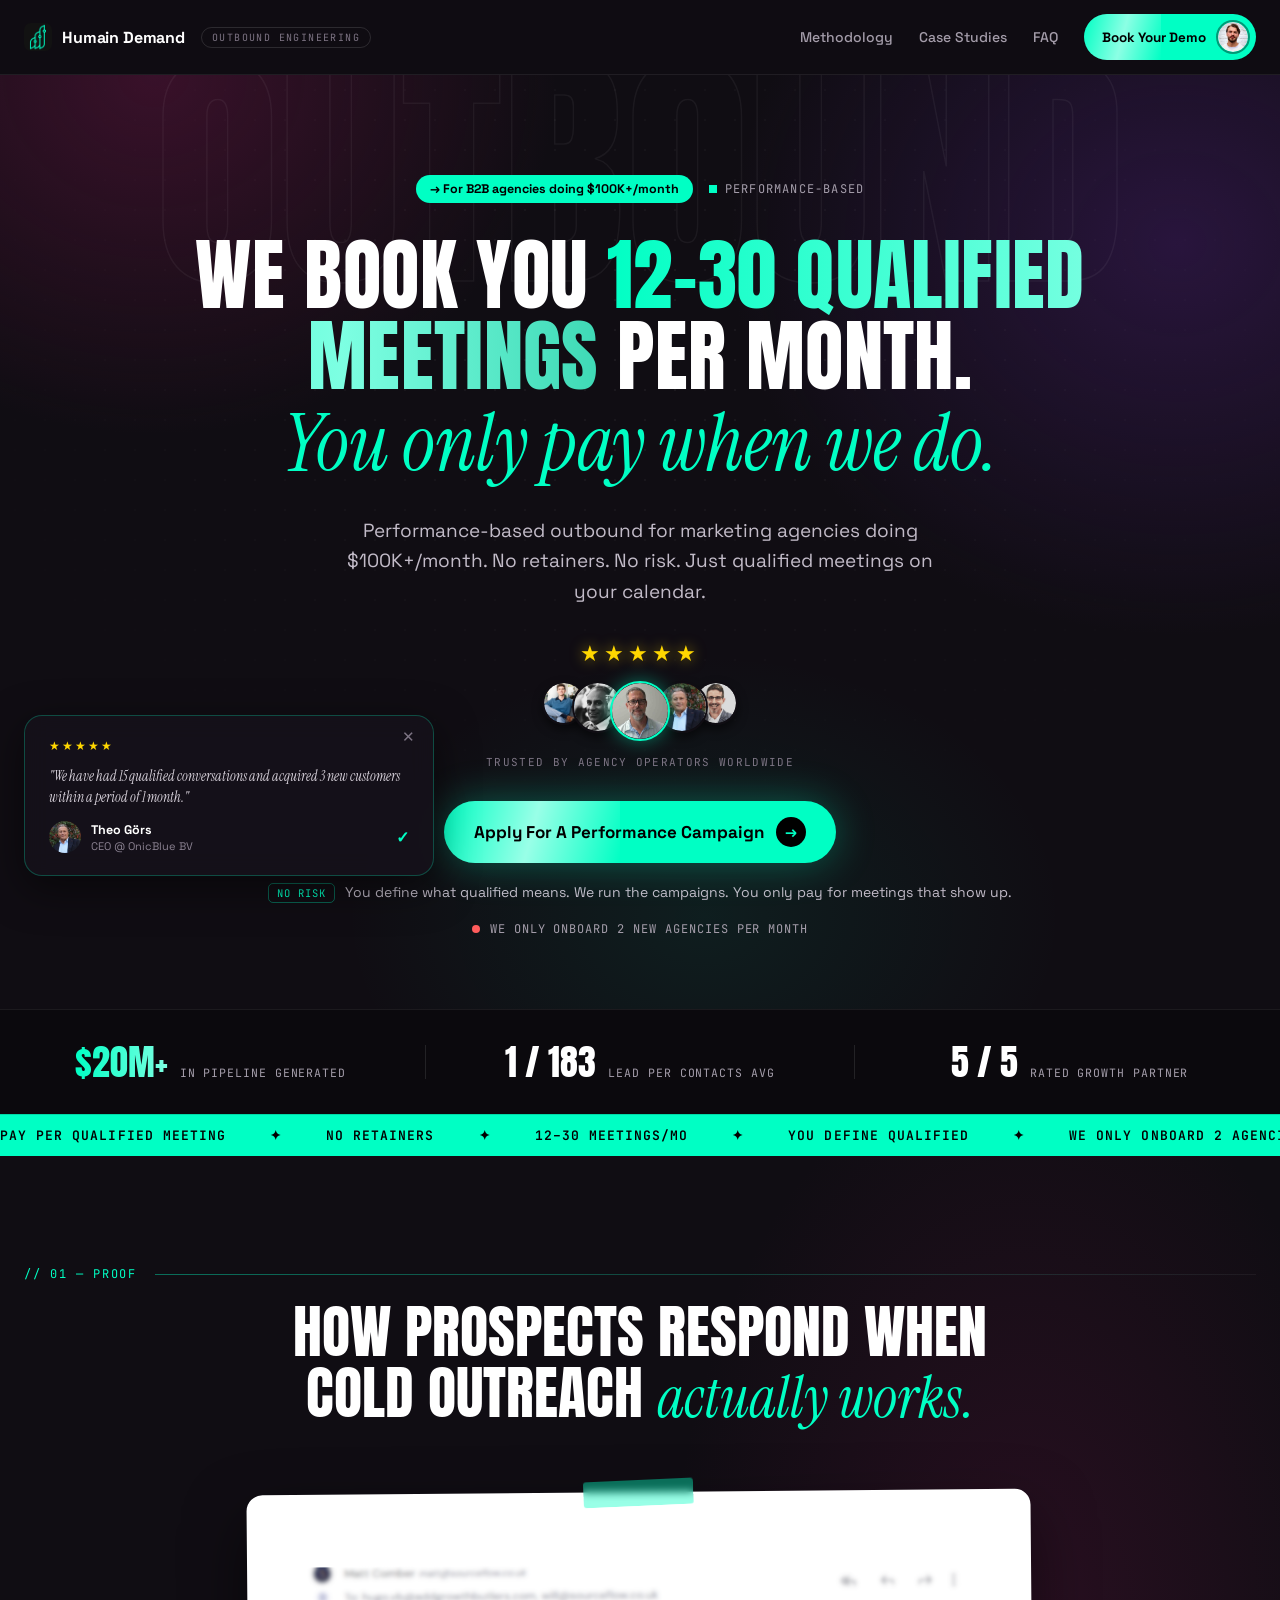
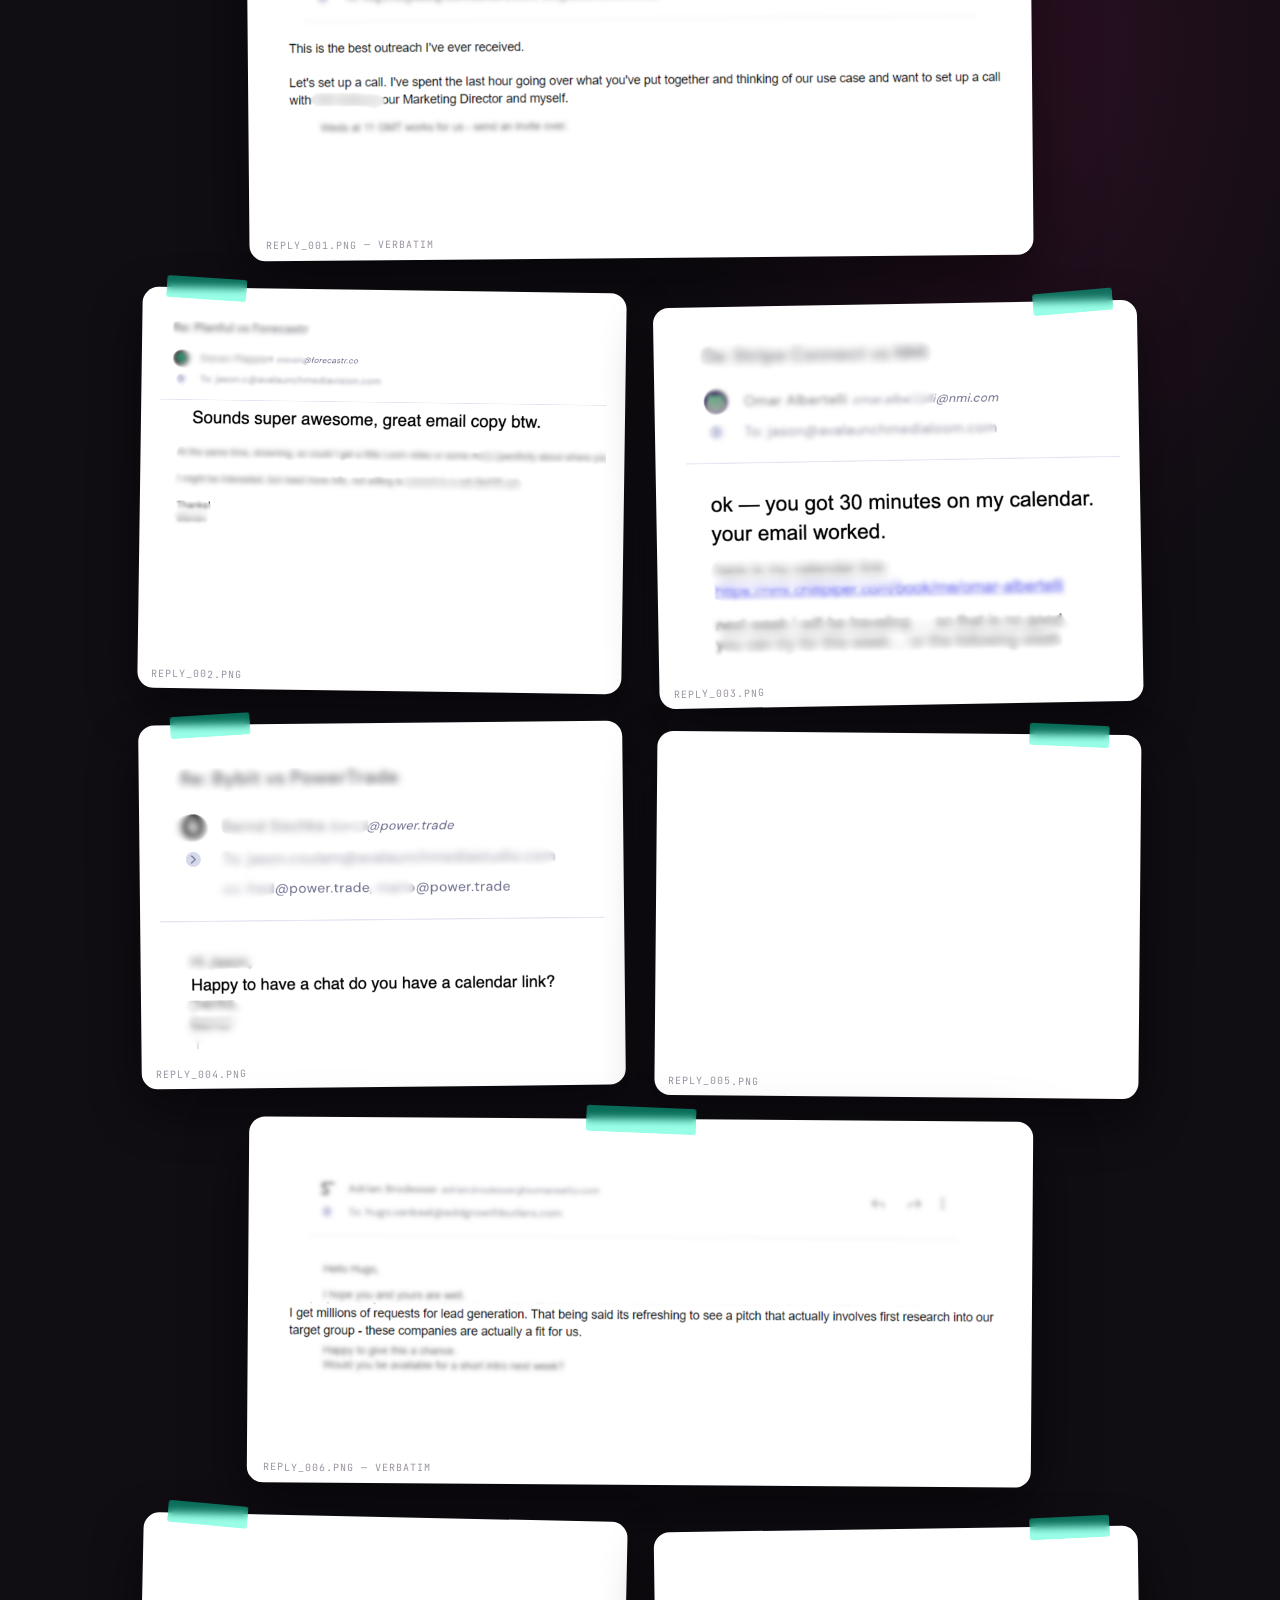
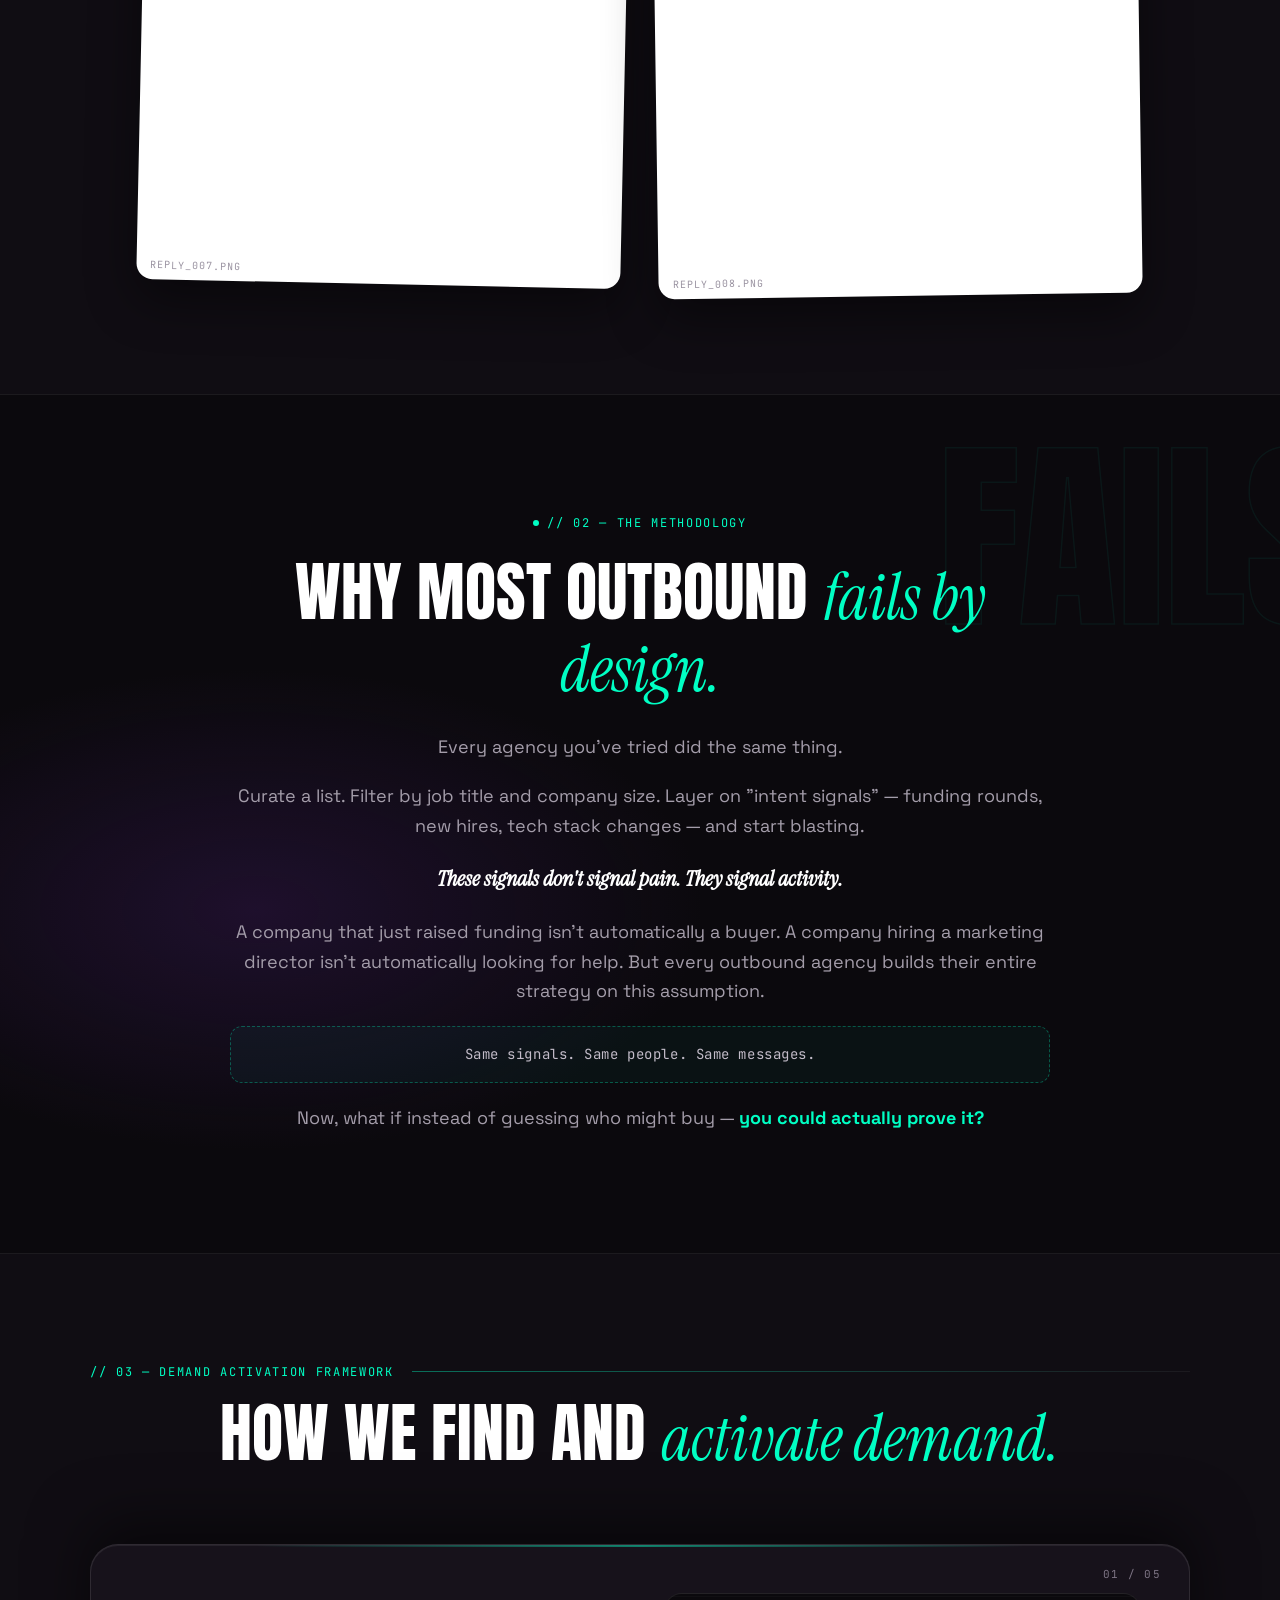
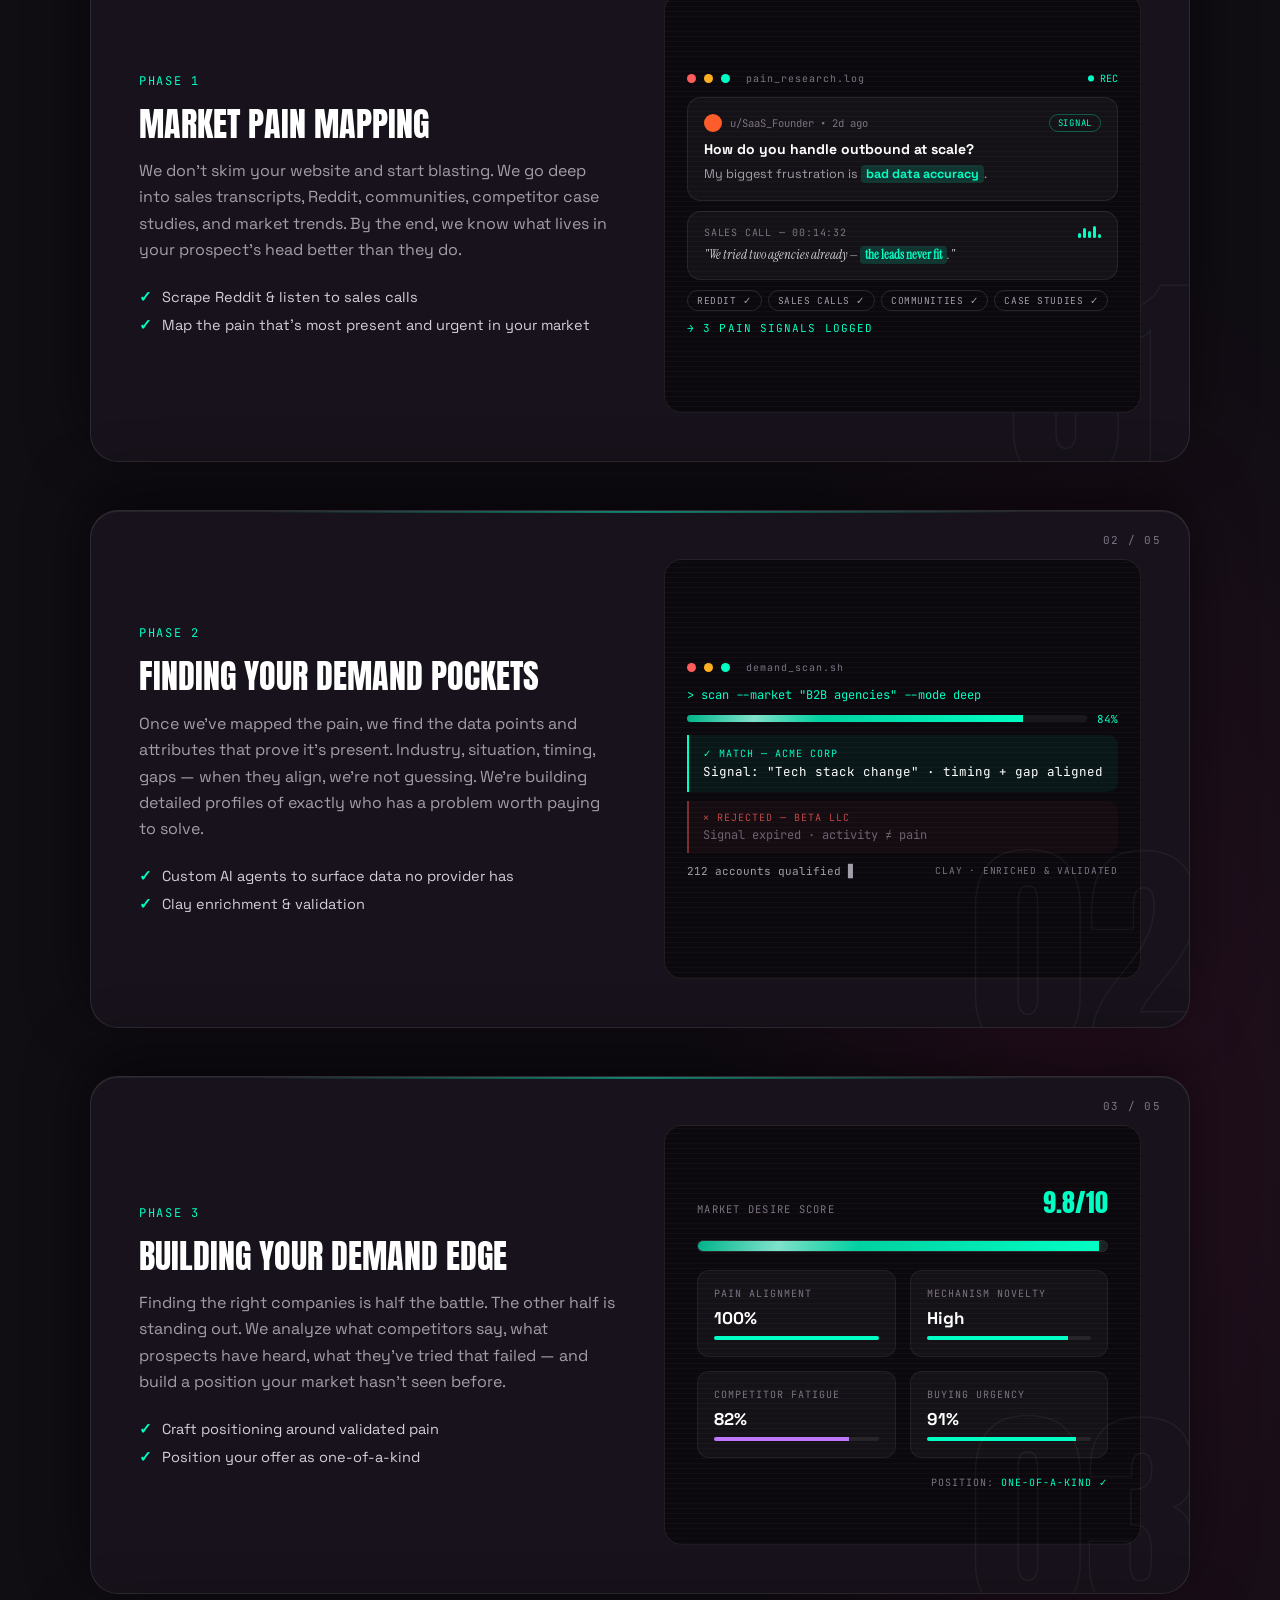
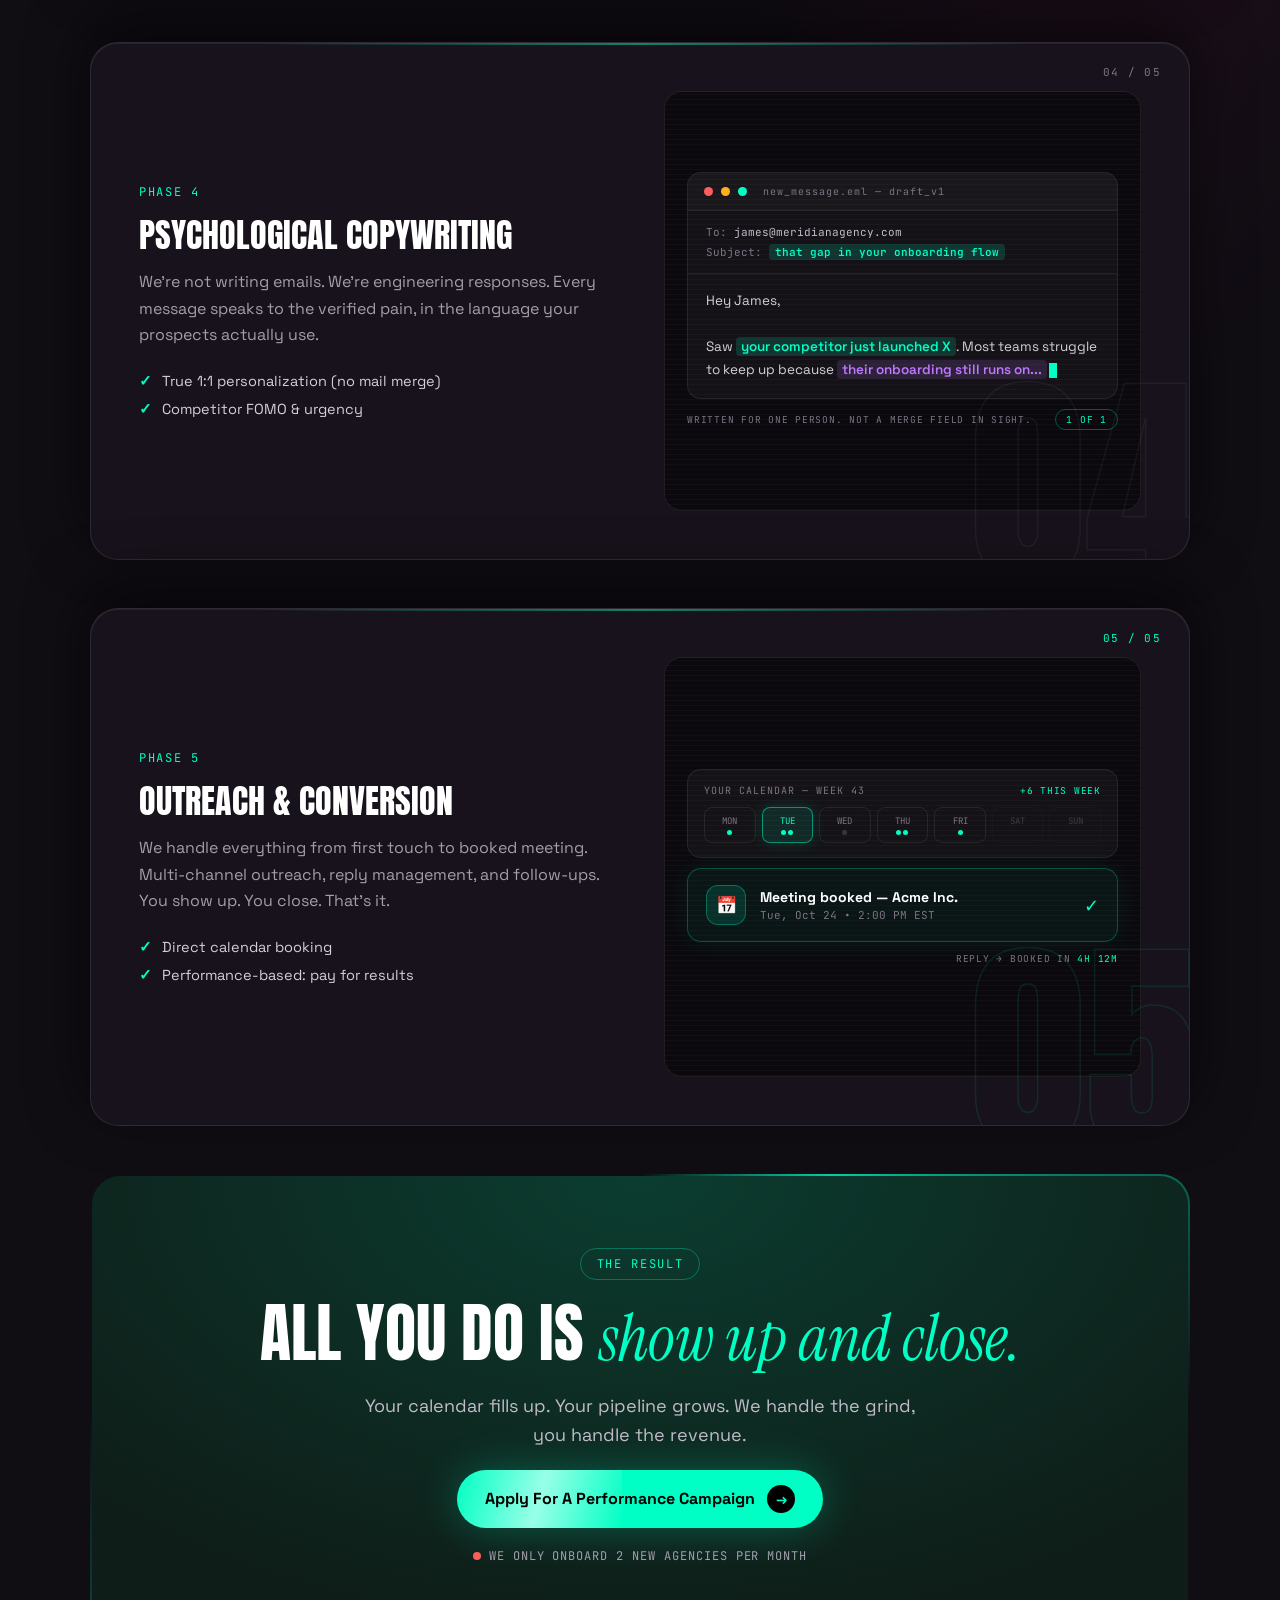
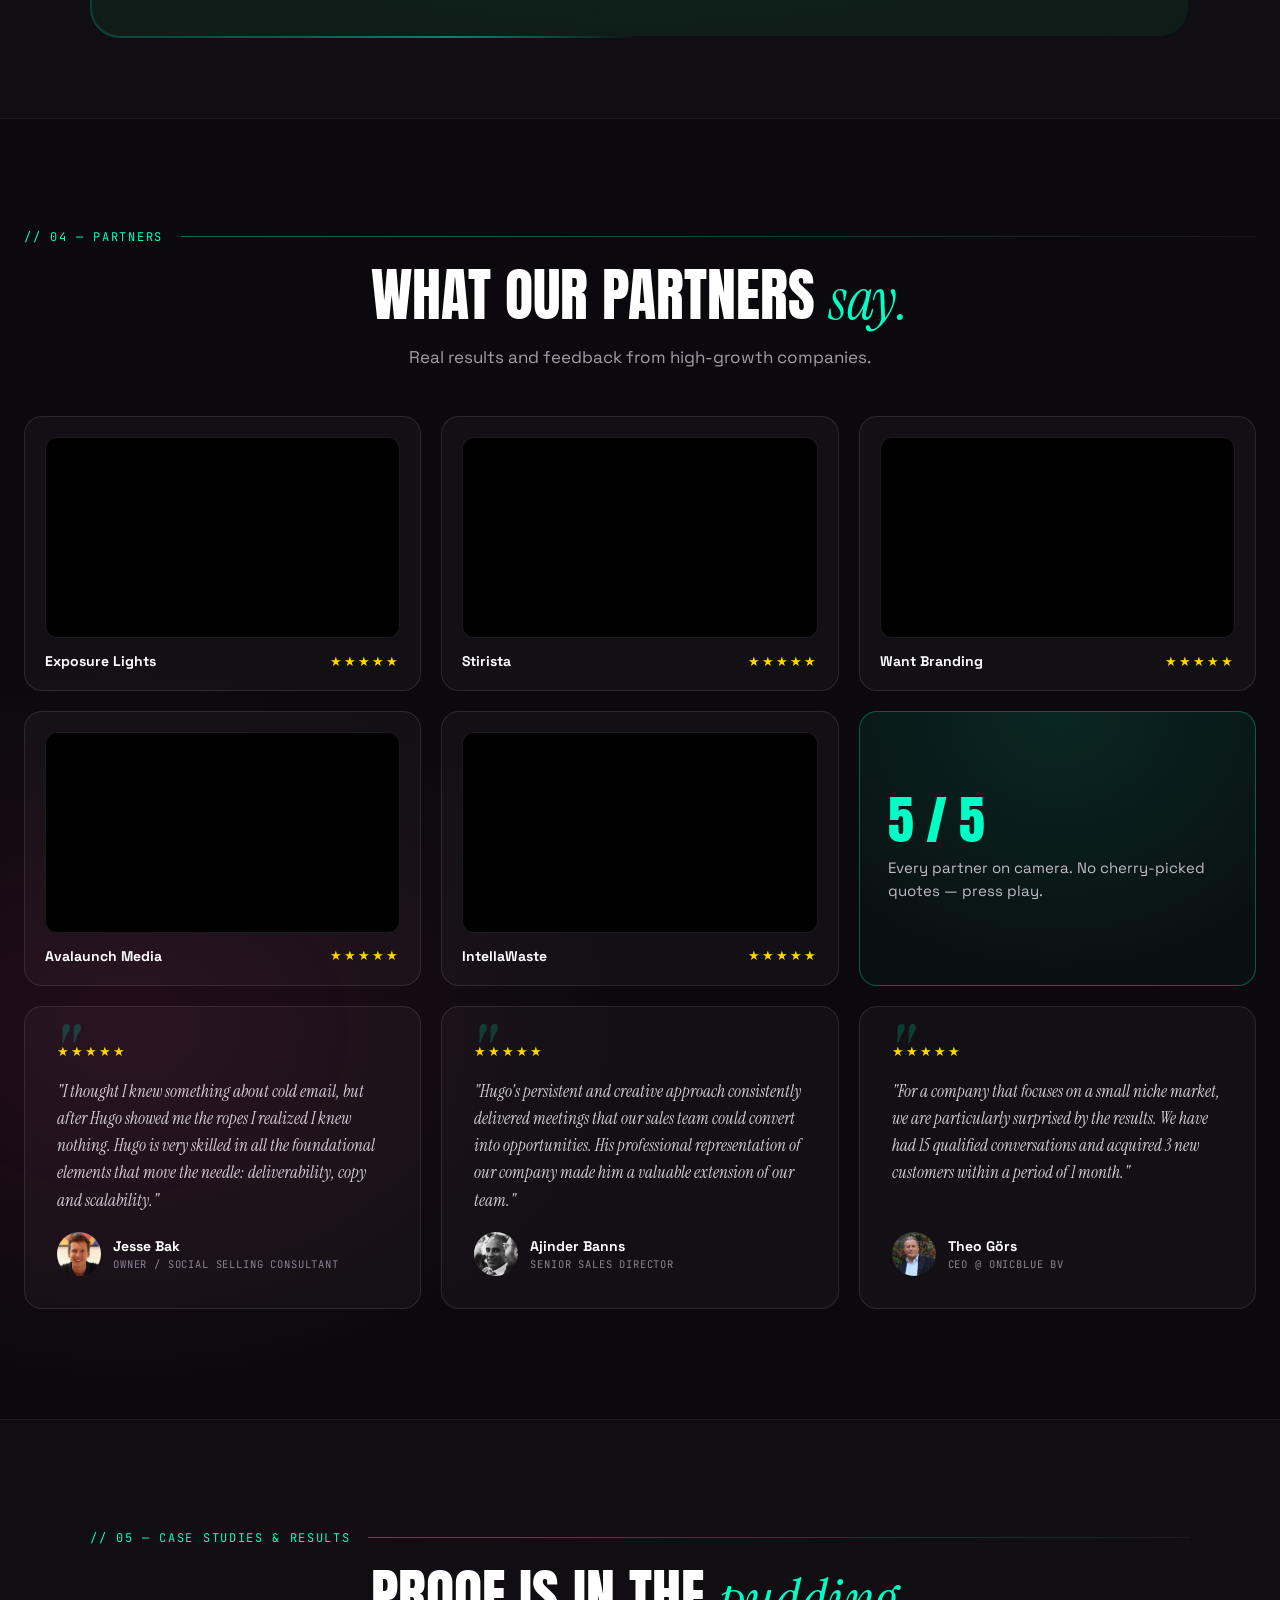
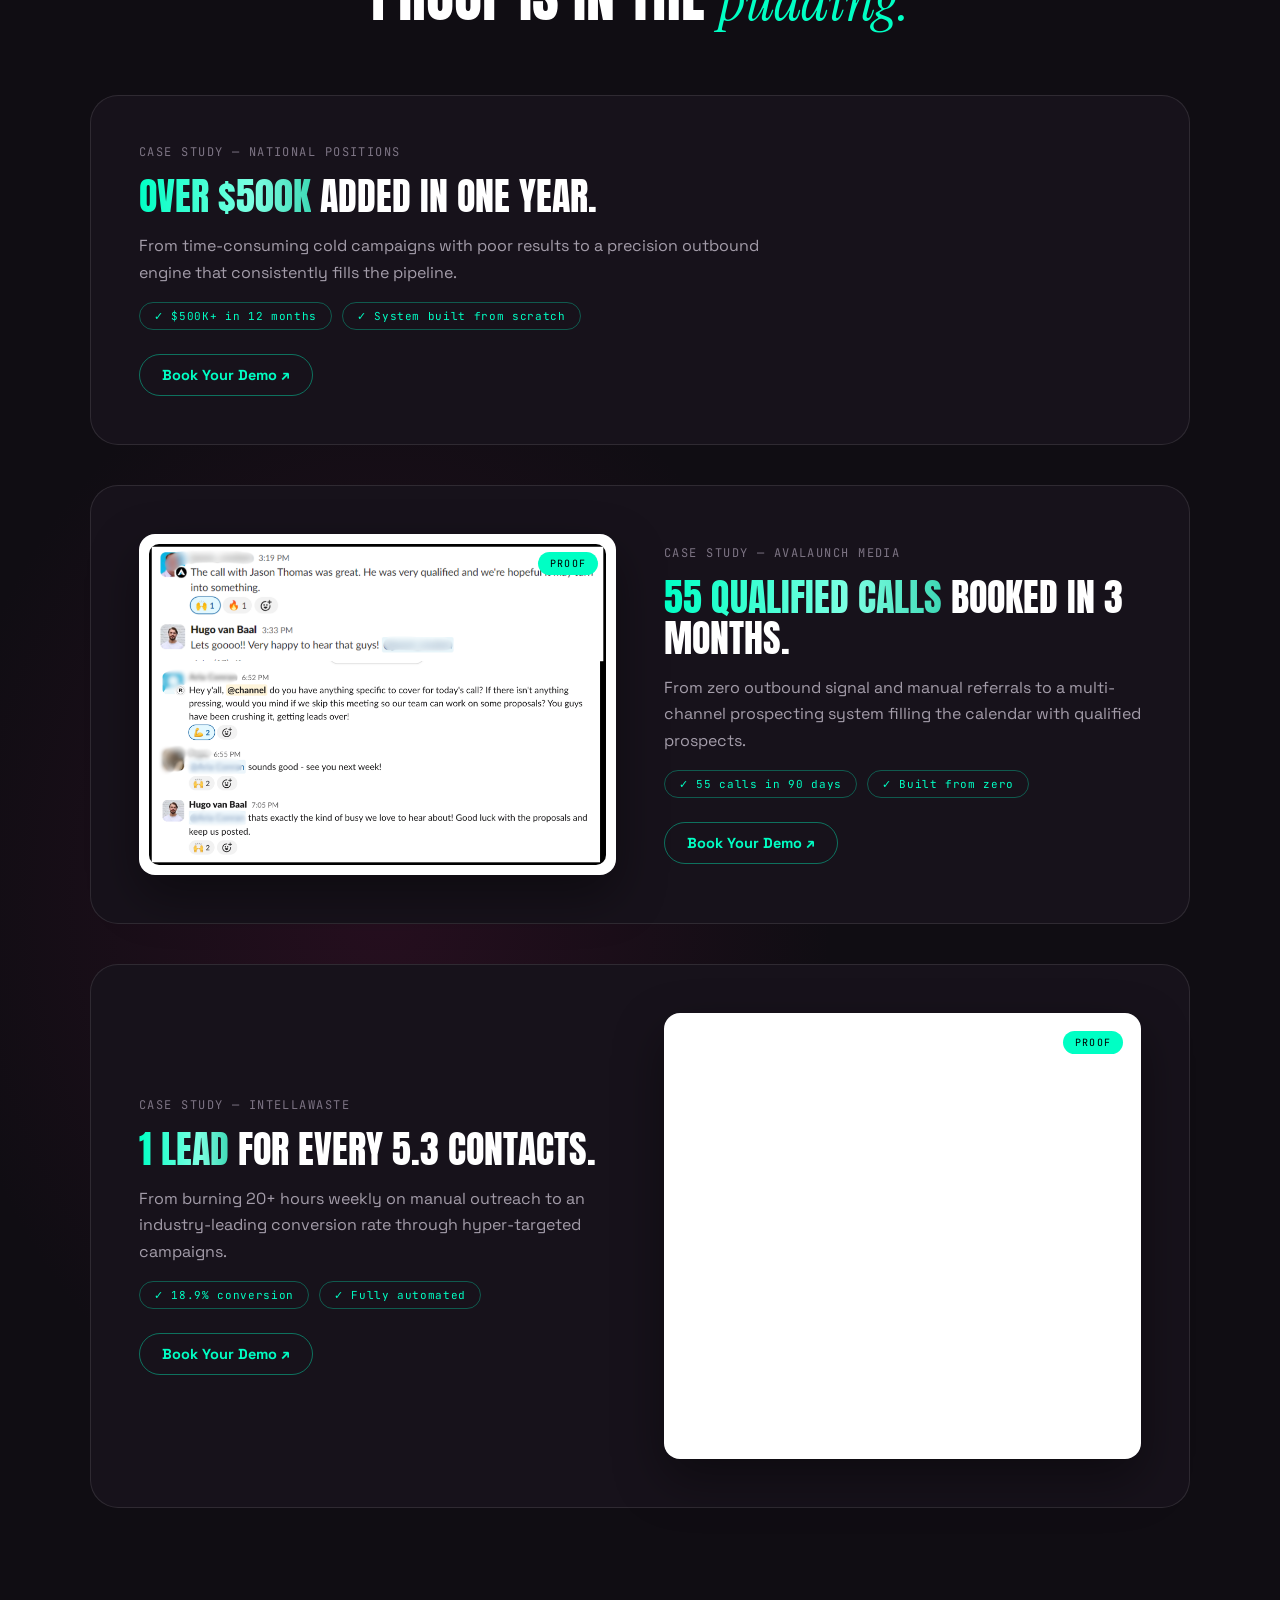
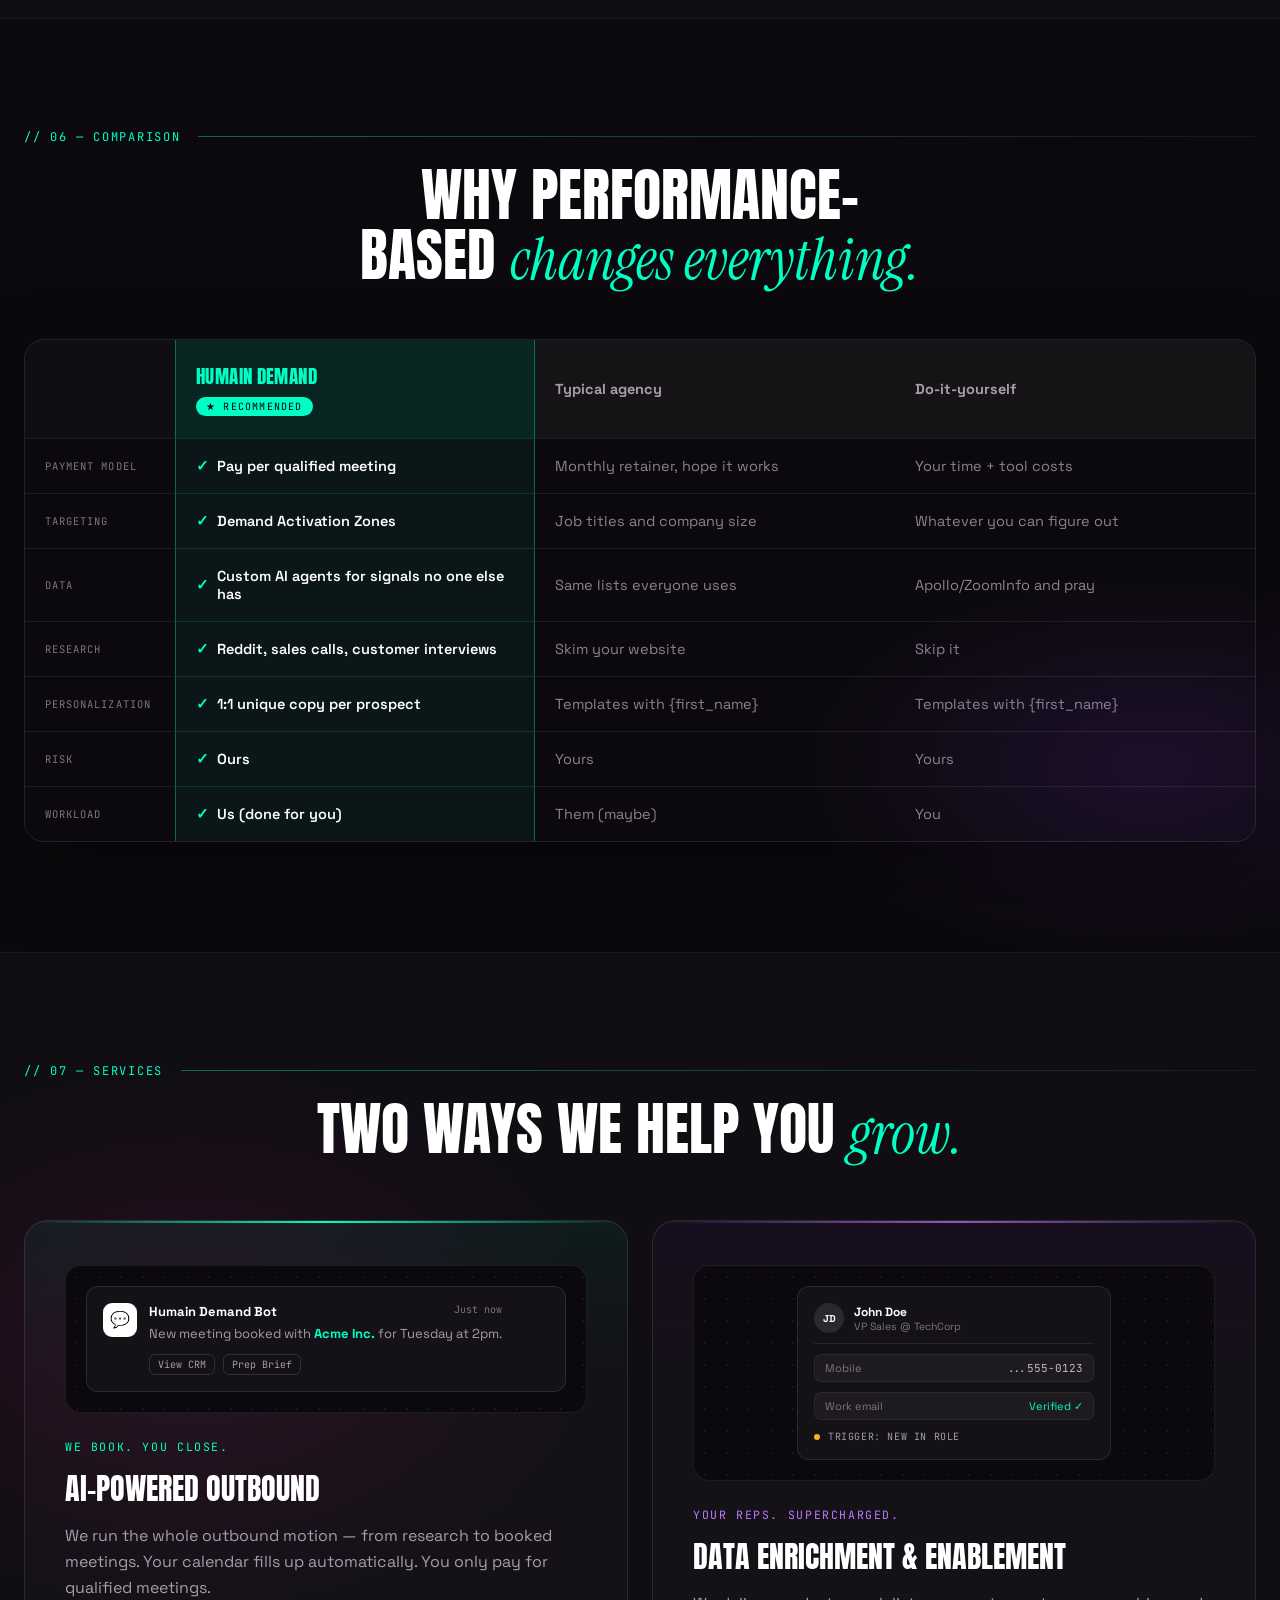
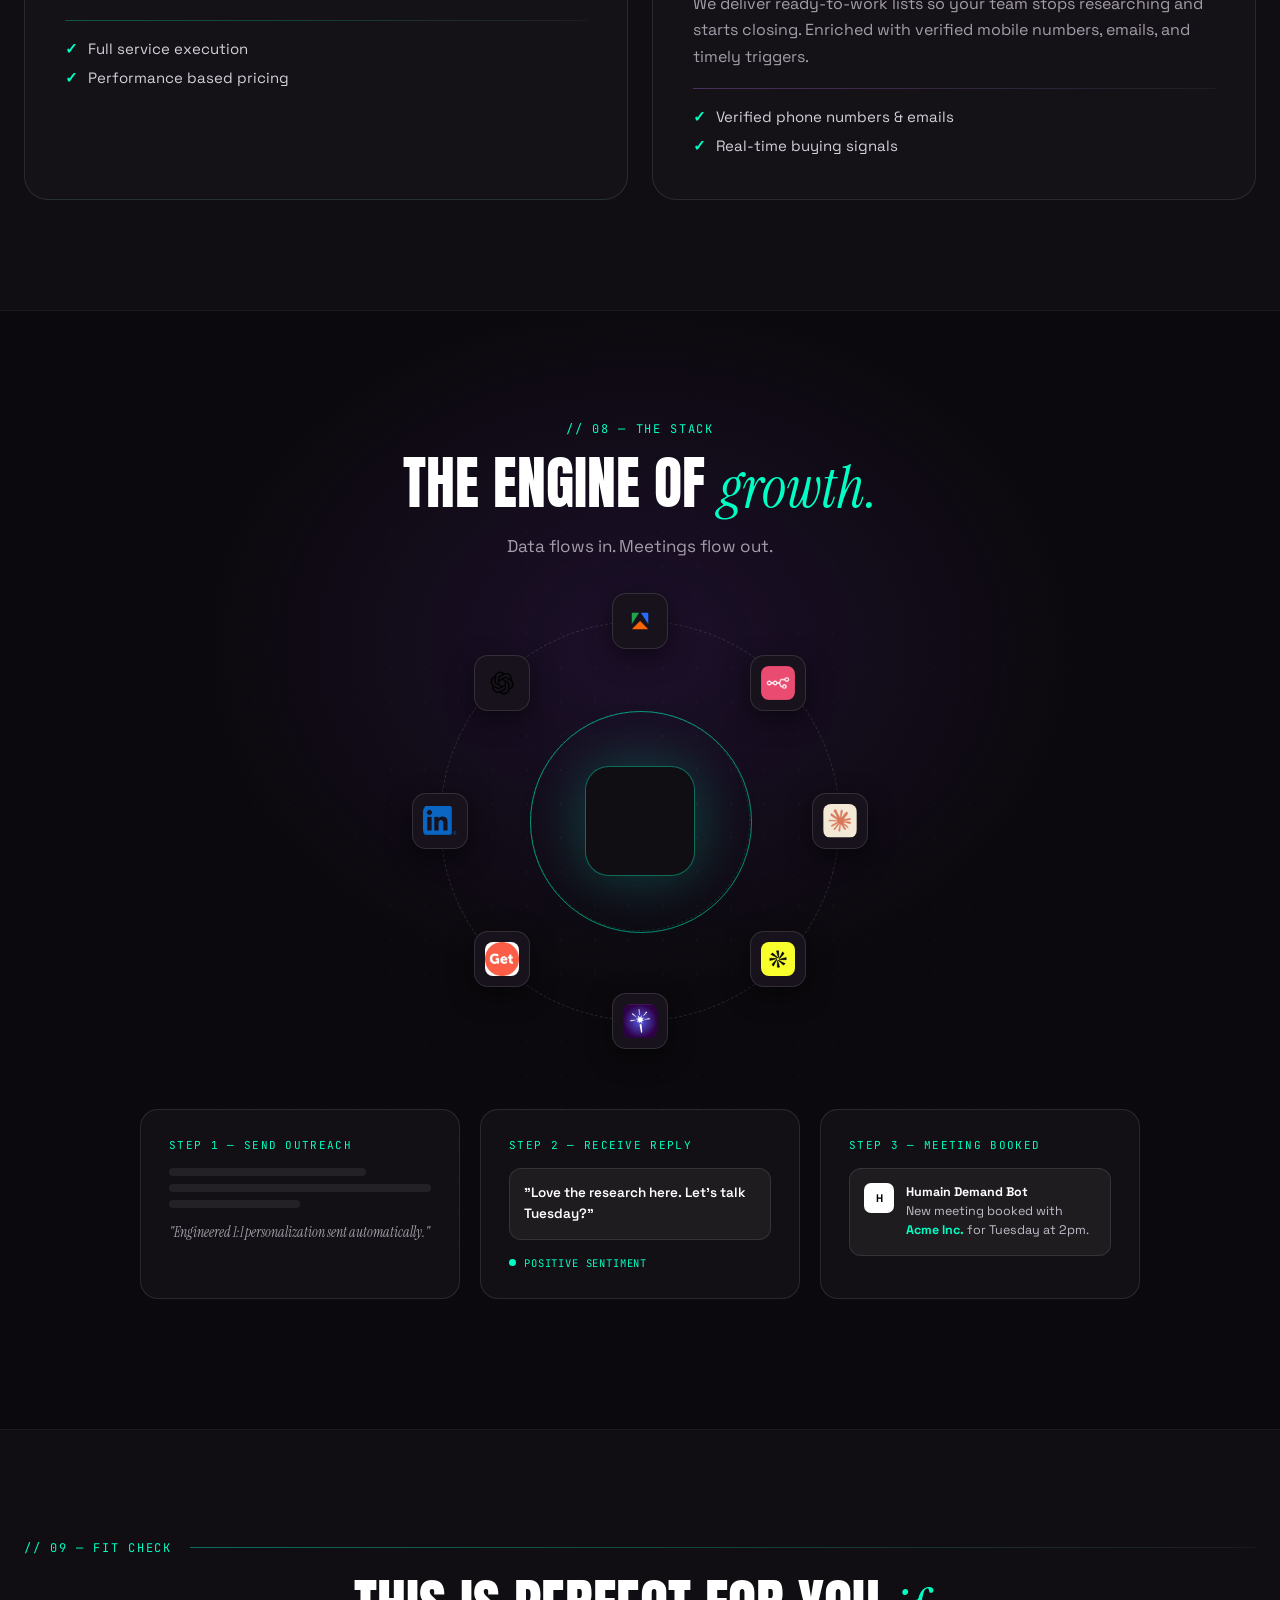
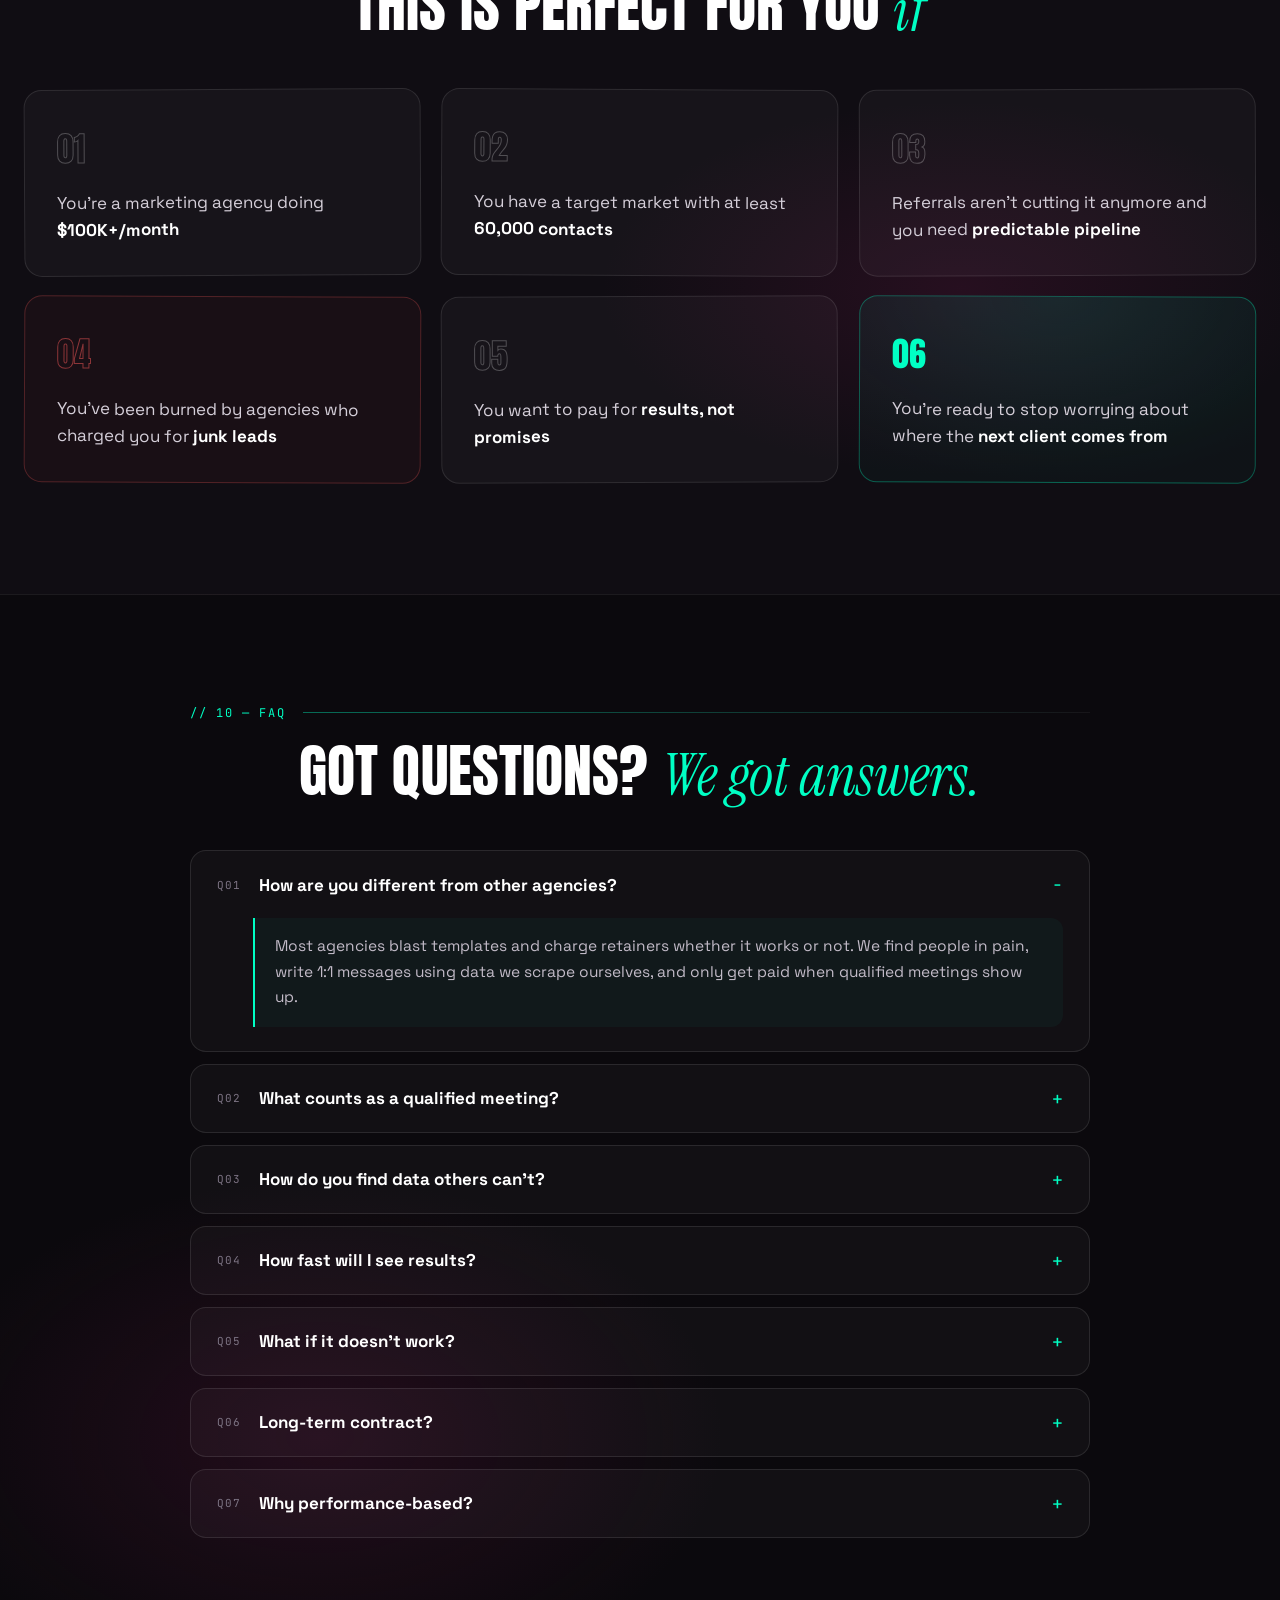
<file: index.html>
<!DOCTYPE html>
<html lang="en">
<head>
<meta charset="utf-8">
<meta name="viewport" content="width=device-width, initial-scale=1">
<title>Humain Demand — Outbound Engineering</title>
<meta name="description" content="Performance-based outbound for B2B marketing agencies doing $100K+/month. We book you 12-30 qualified meetings per month - you only pay when we do.">
<meta property="og:type" content="website">
<meta property="og:title" content="Humain Demand — Outbound Engineering">
<meta property="og:description" content="Performance-based outbound for B2B marketing agencies doing $100K+/month. We book you 12-30 qualified meetings per month - you only pay when we do.">
<meta property="og:image" content="logos/Humain Demand_A2 (2).jpg">
<meta name="twitter:card" content="summary_large_image">
<link rel="icon" href="logos/Humain Demand_A2 (2).jpg">
<link rel="preconnect" href="https://fonts.googleapis.com">
<link href="https://fonts.googleapis.com/css2?family=Anton&family=Space+Grotesk:wght@400;500;600;700&family=Instrument+Serif:ital@1&family=JetBrains+Mono:wght@400;600&display=swap" rel="stylesheet">
<style>
html,body{margin:0;padding:0;background:#100d13;font-family:'Space Grotesk',sans-serif;color:#ece7ee;}
a{color:#00ffc4;text-decoration:none;}
a:hover{color:#7dffe2;}
::selection{background:#00b389;color:#000;}
::-webkit-scrollbar{width:9px;}
::-webkit-scrollbar-track{background:#0b090d;}
::-webkit-scrollbar-thumb{background:#2a2331;border-radius:5px;}
::-webkit-scrollbar-thumb:hover{background:#00b389;}
@keyframes blink{0%,100%{opacity:1;}50%{opacity:.25;}}
@keyframes rise{from{opacity:0;transform:translateY(36px);}to{opacity:1;transform:translateY(0);}}
@keyframes shimmer{0%{transform:translateX(-160%);}100%{transform:translateX(300%);}}
@keyframes floaty{0%,100%{transform:translateY(0);}50%{transform:translateY(-10px);}}
@keyframes glowPulse{0%,100%{text-shadow:0 0 25px rgba(0,255,196,.3);}50%{text-shadow:0 0 70px rgba(0,255,196,.75);}}
@keyframes spinSlow{0%{transform:rotate(0deg);}100%{transform:rotate(360deg);}}
@keyframes spinSlowRev{0%{transform:rotate(360deg);}100%{transform:rotate(0deg);}}
@keyframes marquee{0%{transform:translateX(0);}100%{transform:translateX(-50%);}}
@keyframes pulseRing{0%{transform:scale(.55);opacity:.7;}100%{transform:scale(1.45);opacity:0;}}
@keyframes gradientMove{0%{background-position:0% 50%;}100%{background-position:200% 50%;}}
@keyframes borderSpin{0%{transform:rotate(0deg);}100%{transform:rotate(360deg);}}
</style>
<style>
/* NO global box-sizing reset here on purpose. The canvas was authored against
   the browser default (content-box) — it sets box-sizing:border-box inline on
   the few elements that want it — so forcing border-box globally silently
   resizes every fixed-size element that also has padding, and the page stops
   matching the design. Keep this file additive; never restyle the canvas. */

/* Safety net for the oversized decorative type. Must be `clip`, NOT `hidden`:
   overflow-x:hidden computes overflow-y to auto, which makes body a scroll
   container and silently kills position:sticky on the phase cards. */
body{overflow-x:clip}
img{max-width:100%}
.skip-link{position:absolute;left:-9999px;top:0;z-index:200;background:#00ffc4;color:#000;
  padding:12px 20px;border-radius:0 0 10px 0;font-weight:700}
.skip-link:focus{left:0;color:#000}
:focus-visible{outline:2px solid #00ffc4;outline-offset:3px}

.slot-empty{display:flex;align-items:center;justify-content:center;text-align:center;padding:24px;
  background:repeating-linear-gradient(45deg,rgba(255,255,255,.03) 0 12px,transparent 12px 24px),#0b090d;
  border:1px dashed rgba(0,255,196,.35);color:#7d7484;font-family:'JetBrains Mono',monospace;
  font-size:12px;letter-spacing:.08em;text-transform:uppercase}

.faq-q{width:100%}
.faq-panel[hidden]{display:none}

/* Cal.com renders its own modal; just keep it above the sticky nav */
cal-modal-box{z-index:200}

#nav-burger{display:none;background:none;border:1px solid rgba(255,255,255,.15);border-radius:10px;
  color:#ece7ee;width:38px;height:38px;font-size:17px;cursor:pointer;
  align-items:center;justify-content:center;flex-shrink:0}
#nav-burger:hover{border-color:rgba(0,255,196,.4);color:#00ffc4}
#mobile-nav{position:absolute;top:100%;left:0;right:0;background:rgba(16,13,19,.97);
  backdrop-filter:blur(14px);border-bottom:1px solid rgba(255,255,255,.1);
  padding:10px 24px 16px;display:flex;flex-direction:column;gap:4px}
#mobile-nav[hidden]{display:none}
#mobile-nav .nav-link{display:block !important;padding:12px 0;font-size:15px;font-weight:500}

.compare-hint{display:none;font-family:'JetBrains Mono',monospace;font-size:10.5px;
  letter-spacing:.1em;text-transform:uppercase;color:#00ffc4;text-align:right;margin:0 0 10px}

@media (max-width:1200px){
  /* proof screenshots are height:auto; below ~1150px they render shorter than
     the canvas's 320px floor and the white card shows blank fill under them */
  .cs-media{min-height:0 !important}
}
@media (max-width:900px){
  #nav-burger{display:inline-flex}
  .compare-hint{display:block}
  .phase-card,.cs-card{grid-template-columns:minmax(0,1fr) !important;min-height:0 !important}
  .cs-media-first{order:2 !important}
  .cs-text-second{order:1 !important}
  .reply-grid{grid-template-columns:minmax(0,1fr) !important}
  .reply-grid>*{grid-column:auto !important;transform:none !important}
  .stats-grid{grid-template-columns:minmax(0,1fr) !important;gap:18px !important}
  .stat-divider{display:none !important}
  .table-scroll{overflow-x:auto;-webkit-overflow-scrolling:touch;border-radius:20px}
  .compare-grid{min-width:720px}
  .nav-link,.nav-badge{display:none !important}
}
@media (max-width:640px){
  section,header{padding-left:18px !important;padding-right:18px !important}
  .phase-card,.cs-card{padding:26px !important}
  .orbit{transform:scale(.68);margin:-76px 0}
  .nav-actions{gap:10px !important}
  /* the long CTA label needs room to breathe at 390px */
  .cta-primary{font-size:15px !important;padding:14px 20px !important;text-align:center}
  h1{font-size:clamp(34px,9vw,46px) !important}

  /* one-line brand + compact nav CTA so the header fits a 360px phone */
  .nav-name{white-space:nowrap;font-size:14px !important}
  .nav-cta-avatar{display:none !important}
  .nav-actions>a[data-book]{font-size:12.5px !important;padding:8px 14px !important}

  /* the fixed testimonial pop-over covers a third of a phone viewport and its
     right edge clips below 384px-wide screens — desktop-only element */
  #floating-card{display:none !important}

  /* featured reply frames: the 320px crop window letterboxes a full-width
     phone image (~240px tall) — let the screenshot set the height instead */
  .reply-featured{height:auto !important}
  .rf-media{height:auto !important}

  /* the FAQ answer's 62px indent leaves ~240px of text width on a phone */
  .faq-panel p{margin:0 18px 20px 18px !important}

  /* "HUMAIN DEMAND" outline text is ~470px wide at the clamp minimum and
     clips off the right edge; 13vw keeps all 13 characters on screen */
  .footer-giant{font-size:13vw !important}

  footer a{padding:6px 2px}
}
.hv1:hover{color:#fff !important}
.hv2:hover{color:#fff !important}
.hv3:hover{color:#fff !important}
.hv4:hover{background:#7dffe2 !important;color:#000 !important}
.hv5:hover{transform:translateY(-26px) scale(1.1) !important}
.hv6:hover{transform:translateY(-18px) scale(1.1) !important}
.hv7:hover{transform:scale(1.1) !important}
.hv8:hover{transform:translateY(-18px) scale(1.1) !important}
.hv9:hover{transform:translateY(-26px) scale(1.1) !important}
.hv10:hover{background:#7dffe2 !important;transform:translateY(-3px) !important;box-shadow:0 0 70px rgba(0,255,196,.5) !important;color:#000 !important}
.hv11:hover{transform:translateY(-3px) !important}
.hv12:hover{transform:translateY(-3px) !important}
.hv13:hover{transform:translateY(-3px) !important}
.hv14:hover{transform:rotate(0deg) scale(1.02) !important;box-shadow:0 30px 80px rgba(0,255,196,.15) !important}
.hv15:hover{transform:rotate(0deg) scale(1.03) !important;box-shadow:0 26px 70px rgba(0,255,196,.15) !important}
.hv16:hover{transform:rotate(0deg) translateY(8px) scale(1.03) !important;box-shadow:0 26px 70px rgba(0,255,196,.15) !important}
.hv17:hover{transform:rotate(0deg) scale(1.03) !important;box-shadow:0 26px 70px rgba(0,255,196,.15) !important}
.hv18:hover{transform:rotate(0deg) translateY(4px) scale(1.03) !important;box-shadow:0 26px 70px rgba(0,255,196,.15) !important}
.hv19:hover{transform:rotate(0deg) scale(1.02) !important;box-shadow:0 30px 80px rgba(0,255,196,.15) !important}
.hv20:hover{transform:rotate(0deg) scale(1.03) !important;box-shadow:0 26px 70px rgba(0,255,196,.15) !important}
.hv21:hover{transform:rotate(0deg) translateY(6px) scale(1.03) !important;box-shadow:0 26px 70px rgba(0,255,196,.15) !important}
.hv22:hover{border-color:rgba(0,255,196,.3) !important}
.hv23:hover{border-color:rgba(0,255,196,.3) !important}
.hv24:hover{border-color:rgba(0,255,196,.3) !important}
.hv25:hover{border-color:rgba(0,255,196,.3) !important}
.hv26:hover{border-color:rgba(0,255,196,.3) !important}
.hv27:hover{background:#7dffe2 !important;transform:translateY(-3px) !important;box-shadow:0 0 70px rgba(0,255,196,.5) !important;color:#000 !important}
.hv28:hover{transform:translateY(-6px) !important;border-color:rgba(0,255,196,.35) !important;box-shadow:0 20px 50px rgba(0,0,0,.4) !important}
.hv29:hover{transform:translateY(-6px) !important;border-color:rgba(0,255,196,.35) !important;box-shadow:0 20px 50px rgba(0,0,0,.4) !important}
.hv30:hover{transform:translateY(-6px) !important;border-color:rgba(0,255,196,.35) !important;box-shadow:0 20px 50px rgba(0,0,0,.4) !important}
.hv31:hover{transform:translateY(-6px) !important;border-color:rgba(0,255,196,.35) !important;box-shadow:0 20px 50px rgba(0,0,0,.4) !important}
.hv32:hover{transform:translateY(-6px) !important;border-color:rgba(0,255,196,.35) !important;box-shadow:0 20px 50px rgba(0,0,0,.4) !important}
.hv33:hover{transform:translateY(-6px) !important;border-color:rgba(0,255,196,.35) !important}
.hv34:hover{transform:translateY(-6px) !important;border-color:rgba(0,255,196,.35) !important}
.hv35:hover{transform:translateY(-6px) !important;border-color:rgba(0,255,196,.35) !important}
.hv36:hover{background:rgba(0,255,196,.1) !important;color:#00ffc4 !important}
.hv38:hover{transform:scale(1.02) rotate(-.4deg) !important}
.hv39:hover{background:rgba(0,255,196,.1) !important;color:#00ffc4 !important}
.hv40:hover{background:rgba(0,255,196,.1) !important;color:#00ffc4 !important}
.hv41:hover{transform:scale(1.02) rotate(.4deg) !important}
.hv42:hover{transform:translateY(-6px) !important;border-color:rgba(0,255,196,.4) !important;box-shadow:0 30px 70px rgba(0,0,0,.45) !important}
.hv43:hover{transform:translateY(-6px) !important;border-color:rgba(0,255,196,.4) !important;box-shadow:0 30px 70px rgba(0,0,0,.45) !important}
.hv44:hover{transform:rotate(0deg) translateY(-6px) !important;border-color:rgba(0,255,196,.35) !important}
.hv45:hover{transform:rotate(0deg) translateY(-6px) !important;border-color:rgba(0,255,196,.35) !important}
.hv46:hover{transform:rotate(0deg) translateY(-6px) !important;border-color:rgba(0,255,196,.35) !important}
.hv47:hover{transform:rotate(0deg) translateY(-6px) !important;border-color:rgba(255,92,92,.5) !important}
.hv48:hover{transform:rotate(0deg) translateY(-6px) !important;border-color:rgba(0,255,196,.35) !important}
.hv49:hover{transform:rotate(0deg) translateY(-6px) !important;box-shadow:0 0 40px rgba(0,255,196,.18) !important}
.hv50:hover{border-color:rgba(0,255,196,.3) !important}
.hv51:hover{border-color:rgba(0,255,196,.3) !important}
.hv52:hover{border-color:rgba(0,255,196,.3) !important}
.hv53:hover{border-color:rgba(0,255,196,.3) !important}
.hv54:hover{border-color:rgba(0,255,196,.3) !important}
.hv55:hover{border-color:rgba(0,255,196,.3) !important}
.hv56:hover{border-color:rgba(0,255,196,.3) !important}
.hv57:hover{background:#7dffe2 !important;transform:translateY(-3px) !important;box-shadow:0 0 90px rgba(0,255,196,.55) !important;color:#000 !important}
.hv58:hover{color:#fff !important}
.hv59:hover{color:#fff !important}
.hv60:hover{color:#fff !important}
</style>
</head>
<body>
<a class="skip-link" href="#main-content">Skip to content</a>
<!-- NAV -->
<nav style="position:sticky;top:0;z-index:70;background:rgba(16,13,19,.82);backdrop-filter:blur(14px);border-bottom:1px solid rgba(255,255,255,.07)">
  <div style="max-width:1240px;margin:0 auto;padding:14px 24px;display:flex;align-items:center;justify-content:space-between;gap:24px">
    <div style="display:flex;align-items:center;gap:10px">
      <img src="logos/hd-mark.png" alt="Humain Demand" style="display:block;width:100%;height:100%;border-radius:7px;object-fit:cover;width:28px;height:28px">
      <span class="nav-name" style="font-weight:700;font-size:16px;letter-spacing:-.01em;color:#fff">Humain Demand</span>
      <span class="nav-badge" style="font-family:'JetBrains Mono',monospace;font-size:10px;letter-spacing:.14em;text-transform:uppercase;color:#7d7484;border:1px solid rgba(255,255,255,.12);border-radius:999px;padding:3px 10px;margin-left:6px">Outbound engineering</span>
    </div>
    <div class="nav-actions" style="display:flex;align-items:center;gap:26px;font-size:14px;font-weight:500">
      <a class="nav-link hv1" href="#methodology" style="color:#a49daa">Methodology</a>
      <a class="nav-link hv2" href="#case-studies" style="color:#a49daa">Case Studies</a>
      <a class="nav-link hv3" href="#faq" style="color:#a49daa">FAQ</a>
      <a class="hv4" href="https://cal.com/hugo-van-baal-agjtxz/30min?overlayCalendar=true" data-book="1" data-cal-namespace="30min" data-cal-link="hugo-van-baal-agjtxz/30min" data-cal-config='{"layout":"month_view","theme":"dark"}' style="display:inline-flex;align-items:center;gap:10px;background:#00ffc4;color:#000;font-weight:700;padding:6px 6px 6px 18px;border-radius:999px;font-size:13.5px;position:relative;overflow:hidden"><span style="position:absolute;top:0;bottom:0;left:0;width:45%;background:linear-gradient(105deg,transparent,rgba(255,255,255,.55),transparent);animation:shimmer 3.2s ease-in-out infinite"></span><span style="position:relative">Book Your Demo</span><span class="nav-cta-avatar" style="position:relative;width:30px;height:30px;border-radius:50%;overflow:hidden;border:2px solid rgba(0,0,0,.4)"><img src="Profile Pic Hugo/Hugo (Me) profile Pic.jpeg" alt="Hugo van Baal" style="display:block;width:100%;height:100%;border-radius:50%;object-fit:cover;"></span></a>
    </div>
  </div>
</nav>

<!-- HERO -->
<header id="main-content" style="position:relative;overflow:hidden;padding:100px 24px 0;text-align:center;background:radial-gradient(45% 55% at 12% 0%, rgba(90,20,60,.55) 0%, rgba(16,13,19,0) 70%), radial-gradient(50% 60% at 92% 18%, rgba(70,30,110,.45) 0%, rgba(16,13,19,0) 70%), radial-gradient(40% 40% at 55% 90%, rgba(0,179,137,.1) 0%, rgba(16,13,19,0) 70%)">
  <div style="position:absolute;inset:0;background-image:radial-gradient(rgba(255,255,255,.05) 1px, transparent 1px);background-size:30px 30px;mask-image:radial-gradient(60% 55% at 50% 30%, #000 0%, transparent 100%);pointer-events:none"></div>
  <div style="position:absolute;top:-30px;left:50%;transform:translateX(-50%);font-family:'Anton',sans-serif;font-size:clamp(140px,20vw,300px);line-height:1;text-transform:uppercase;color:transparent;-webkit-text-stroke:1.5px rgba(255,255,255,.05);white-space:nowrap;pointer-events:none;user-select:none">Outbound</div>
  <div style="max-width:1240px;margin:0 auto;display:flex;flex-direction:column;align-items:center;gap:32px;position:relative">
    <div style="display:flex;align-items:center;gap:16px;flex-wrap:wrap;justify-content:center;animation:rise .7s cubic-bezier(.22,.7,.25,1) both">
      <span style="display:inline-flex;align-items:center;gap:8px;background:#00ffc4;color:#000;border-radius:999px;padding:6px 14px;font-size:12.5px;font-weight:700">→ For B2B agencies doing $100K+/month</span>
      <span style="display:inline-flex;align-items:center;gap:8px;font-family:'JetBrains Mono',monospace;font-size:12px;letter-spacing:.1em;text-transform:uppercase;color:#a49daa"><span style="width:8px;height:8px;background:#00ffc4;animation:blink 1.6s infinite"></span> Performance-based</span>
    </div>
    <h1 style="margin:0;font-family:'Anton',sans-serif;font-weight:400;font-size:clamp(46px,6.2vw,86px);line-height:1.02;letter-spacing:.005em;color:#fff;text-transform:uppercase;max-width:1050px;text-wrap:balance;animation:rise .9s cubic-bezier(.22,.7,.25,1) .1s both">We book you <span style="background:linear-gradient(90deg,#00ffc4,#7dffe2,#00b389,#00ffc4);background-size:200% 100%;-webkit-background-clip:text;background-clip:text;color:transparent;animation:gradientMove 5s linear infinite">12–30 qualified meetings</span> per month. <span style="font-family:'Instrument Serif',serif;font-style:italic;font-weight:400;text-transform:none;color:#00ffc4;letter-spacing:0;animation:glowPulse 3.5s ease-in-out infinite">You only pay when we do.</span></h1>
    <p style="margin:0;font-size:19px;line-height:1.6;color:#c2bbc8;max-width:680px;text-wrap:pretty;animation:rise .9s cubic-bezier(.22,.7,.25,1) .2s both">Performance-based outbound for marketing agencies doing $100K+/month. No retainers. No risk. Just qualified meetings on your calendar.</p>
    <div style="display:flex;flex-direction:column;align-items:center;gap:14px;animation:rise .9s cubic-bezier(.22,.7,.25,1) .3s both">
      <span style="font-size:22px;letter-spacing:4px;color:#ffd700;text-shadow:0 0 14px rgba(255,215,0,.55)">★★★★★</span>
      <div style="display:flex;align-items:flex-end;justify-content:center">
        <div class="hv5" style="width:40px;height:40px;border-radius:50%;overflow:hidden;border:2px solid #100d13;box-shadow:0 5px 10px rgba(0,0,0,.5);transform:translateY(-16px);margin-right:-14px;z-index:1;transition:transform .3s"><img src="Profile Pic Hugo/1579801802849.jpeg" alt="Client" style="display:block;width:100%;height:100%;border-radius:50%;object-fit:cover;"></div>
        <div class="hv6" style="width:48px;height:48px;border-radius:50%;overflow:hidden;border:2px solid #100d13;box-shadow:0 5px 10px rgba(0,0,0,.5);transform:translateY(-8px);margin-right:-14px;z-index:2;transition:transform .3s"><img src="Testimonials/Ajinder Banns.jpeg" alt="Ajinder Banns" style="display:block;width:100%;height:100%;border-radius:50%;object-fit:cover;"></div>
        <div class="hv7" style="width:56px;height:56px;border-radius:50%;overflow:hidden;border:2px solid #00ffc4;box-shadow:0 0 18px rgba(0,255,196,.4);z-index:3;transition:transform .3s"><img src="Profile Pic Hugo/Allan Miller PF.jpeg" alt="Allan Miller" style="display:block;width:100%;height:100%;border-radius:50%;object-fit:cover;"></div>
        <div class="hv8" style="width:48px;height:48px;border-radius:50%;overflow:hidden;border:2px solid #100d13;box-shadow:0 5px 10px rgba(0,0,0,.5);transform:translateY(-8px);margin-left:-14px;z-index:2;transition:transform .3s"><img src="Testimonials/Theo Gors.jpeg" alt="Theo Görs" style="display:block;width:100%;height:100%;border-radius:50%;object-fit:cover;"></div>
        <div class="hv9" style="width:40px;height:40px;border-radius:50%;overflow:hidden;border:2px solid #100d13;box-shadow:0 5px 10px rgba(0,0,0,.5);transform:translateY(-16px);margin-left:-14px;z-index:1;transition:transform .3s"><img src="Profile Pic Hugo/Tom Zanoli.jpeg" alt="Tom Zanoli" style="display:block;width:100%;height:100%;border-radius:50%;object-fit:cover;"></div>
      </div>
      <span style="font-family:'JetBrains Mono',monospace;font-size:11px;letter-spacing:.12em;text-transform:uppercase;color:#7d7484">Trusted by agency operators worldwide</span>
    </div>
    
    <div id="apply" style="display:flex;flex-direction:column;align-items:center;gap:18px;padding-bottom:72px;animation:rise .9s cubic-bezier(.22,.7,.25,1) .5s both">
      <a class="cta-primary hv10" href="https://cal.com/hugo-van-baal-agjtxz/30min?overlayCalendar=true" data-book="1" data-cal-namespace="30min" data-cal-link="hugo-van-baal-agjtxz/30min" data-cal-config='{"layout":"month_view","theme":"dark"}' style="display:inline-flex;align-items:center;gap:12px;background:#00ffc4;color:#000;font-weight:700;font-size:17px;padding:16px 30px;border-radius:999px;box-shadow:0 0 40px rgba(0,255,196,.3);position:relative;overflow:hidden;transition:transform .25s,box-shadow .25s"><span style="position:absolute;top:0;bottom:0;left:0;width:45%;background:linear-gradient(105deg,transparent,rgba(255,255,255,.6),transparent);animation:shimmer 2.6s ease-in-out infinite"></span><span style="position:relative">Apply For A Performance Campaign</span> <span style="position:relative;background:#000;color:#00ffc4;border-radius:50%;width:30px;height:30px;display:flex;align-items:center;justify-content:center;font-size:15px">→</span></a>
      <p style="margin:0;font-size:14px;color:#c2bbc8;line-height:1.6"><span style="font-family:'JetBrains Mono',monospace;font-size:10.5px;letter-spacing:.1em;text-transform:uppercase;color:#00ffc4;border:1px solid rgba(0,255,196,.35);border-radius:5px;padding:2px 8px;margin-right:10px">No risk</span>You define what qualified means. We run the campaigns. You only pay for meetings that show up.</p>
      <span style="display:inline-flex;align-items:center;gap:10px;font-family:'JetBrains Mono',monospace;font-size:12px;letter-spacing:.08em;text-transform:uppercase;color:#a49daa"><span style="width:8px;height:8px;border-radius:50%;background:#ff5c5c;animation:blink 1.4s infinite"></span> We only onboard 2 new agencies per month</span>
    </div>
  </div>
</header>

<!-- CREDIBILITY STATS -->
<section style="border-top:1px solid rgba(255,255,255,.07);background:#0b090d;padding:34px 24px">
  <div class="stats-grid" style="max-width:1240px;margin:0 auto;display:grid;grid-template-columns:1fr auto 1fr auto 1fr;gap:28px;align-items:center">
    <div class="hv11" style="display:flex;align-items:baseline;gap:12px;justify-content:center;transition:transform .3s">
      <span style="font-family:'Anton',sans-serif;font-size:36px;line-height:1;background:linear-gradient(90deg,#00ffc4,#7dffe2,#00ffc4);background-size:200% 100%;-webkit-background-clip:text;background-clip:text;color:transparent;animation:gradientMove 6s linear infinite">$20M+</span>
      <span style="font-family:'JetBrains Mono',monospace;font-size:11.5px;letter-spacing:.08em;text-transform:uppercase;color:#a49daa">in pipeline generated</span>
    </div>
    <div class="stat-divider" style="width:1px;height:34px;background:rgba(255,255,255,.1)"></div>
    <div class="hv12" style="display:flex;align-items:baseline;gap:12px;justify-content:center;transition:transform .3s">
      <span style="font-family:'Anton',sans-serif;font-size:36px;line-height:1;color:#fff">1 / 183</span>
      <span style="font-family:'JetBrains Mono',monospace;font-size:11.5px;letter-spacing:.08em;text-transform:uppercase;color:#a49daa">lead per contacts avg</span>
    </div>
    <div class="stat-divider" style="width:1px;height:34px;background:rgba(255,255,255,.1)"></div>
    <div class="hv13" style="display:flex;align-items:baseline;gap:12px;justify-content:center;transition:transform .3s">
      <span style="font-family:'Anton',sans-serif;font-size:36px;line-height:1;color:#fff">5 / 5</span>
      <span style="font-family:'JetBrains Mono',monospace;font-size:11.5px;letter-spacing:.08em;text-transform:uppercase;color:#a49daa">rated growth partner</span>
    </div>
  </div>
</section>

<!-- MARQUEE -->

  <div style="overflow:hidden;background:#00ffc4;padding:12px 0;border-top:1px solid rgba(0,0,0,.15)">
    <div style="display:flex;width:max-content;animation:marquee 28s linear infinite">
      <div style="display:flex;gap:44px;padding-right:44px;font-family:'JetBrains Mono',monospace;font-size:13px;letter-spacing:.08em;text-transform:uppercase;color:#000;white-space:nowrap;font-weight:600">
        <span>Pay per qualified meeting</span><span>✦</span><span>No retainers</span><span>✦</span><span>12–30 meetings/mo</span><span>✦</span><span>You define qualified</span><span>✦</span><span>We only onboard 2 agencies/mo</span><span>✦</span>
      </div>
      <div style="display:flex;gap:44px;padding-right:44px;font-family:'JetBrains Mono',monospace;font-size:13px;letter-spacing:.08em;text-transform:uppercase;color:#000;white-space:nowrap;font-weight:600">
        <span>Pay per qualified meeting</span><span>✦</span><span>No retainers</span><span>✦</span><span>12–30 meetings/mo</span><span>✦</span><span>You define qualified</span><span>✦</span><span>We only onboard 2 agencies/mo</span><span>✦</span>
      </div>
    </div>
  </div>


<!-- REPLY SCREENSHOTS -->
<section style="padding:110px 24px;position:relative;background:radial-gradient(40% 35% at 80% 20%, rgba(90,20,60,.35) 0%, rgba(16,13,19,0) 70%)">
  <div style="max-width:1240px;margin:0 auto">
    <div style="display:flex;align-items:center;gap:18px;margin-bottom:20px">
      <span style="font-family:'JetBrains Mono',monospace;font-size:12px;letter-spacing:.14em;text-transform:uppercase;color:#00ffc4;white-space:nowrap">// 01 — Proof</span>
      <div style="flex:1;height:1px;background:linear-gradient(90deg,rgba(0,255,196,.4),rgba(255,255,255,.05))"></div>
    </div>
    <div style="display:flex;flex-direction:column;gap:16px;margin-bottom:64px;text-align:center;align-items:center">
      <h2 style="margin:0;font-family:'Anton',sans-serif;font-weight:400;font-size:clamp(38px,4.5vw,62px);line-height:1.05;color:#fff;text-transform:uppercase;max-width:900px;text-wrap:balance">How prospects respond when cold outreach <span style="font-family:'Instrument Serif',serif;font-style:italic;font-weight:400;text-transform:none;color:#00ffc4">actually works.</span></h2>
    </div>
    <div class="reply-grid" style="display:grid;grid-template-columns:1fr 1fr;gap:32px;max-width:1000px;margin:0 auto">
      <div class="reply-featured hv14" style="grid-column:span 2;position:relative;background:#fff;border-radius:16px;padding:12px 12px 34px;transform:rotate(-.5deg);box-shadow:0 24px 60px rgba(0,0,0,.5);height:320px;max-width:760px;margin:0 auto;width:100%;transition:transform .4s,box-shadow .4s">
        <div style="position:absolute;top:-12px;left:50%;transform:translateX(-50%) rotate(-2deg);width:110px;height:26px;background:rgba(0,255,196,.4);backdrop-filter:blur(4px);border-radius:3px"></div>
        <div class="rf-media" style="height:calc(100% - 22px);overflow:hidden;display:flex;align-items:center;border-radius:10px"><img src="Screenshots/trimmed/Attached_image7.png" alt="Cold email reply from a prospect" loading="lazy" decoding="async" style="display:block;width:100%;height:auto;border-radius:10px;"></div>
        <span style="position:absolute;bottom:9px;left:16px;font-family:'JetBrains Mono',monospace;font-size:10px;letter-spacing:.1em;text-transform:uppercase;color:#9a93a1">reply_001.png — verbatim</span>
      </div>
      <div class="hv15" style="position:relative;background:#fff;border-radius:16px;padding:10px 10px 30px;transform:rotate(.8deg);box-shadow:0 20px 50px rgba(0,0,0,.45);transition:transform .4s,box-shadow .4s">
        <div style="position:absolute;top:-10px;left:24px;transform:rotate(3deg);width:80px;height:22px;background:rgba(0,255,196,.4);backdrop-filter:blur(4px);border-radius:3px"></div>
        <div><img src="Screenshots/trimmed/Attached_image.png" alt="Cold email reply from a prospect" loading="lazy" decoding="async" style="display:block;width:100%;height:auto;border-radius:10px;"></div>
        <span style="position:absolute;bottom:8px;left:14px;font-family:'JetBrains Mono',monospace;font-size:10px;letter-spacing:.1em;text-transform:uppercase;color:#9a93a1">reply_002.png</span>
      </div>
      <div class="hv16" style="position:relative;background:#fff;border-radius:16px;padding:10px 10px 30px;transform:rotate(-1deg) translateY(14px);box-shadow:0 20px 50px rgba(0,0,0,.45);transition:transform .4s,box-shadow .4s">
        <div style="position:absolute;top:-10px;right:24px;transform:rotate(-4deg);width:80px;height:22px;background:rgba(0,255,196,.4);backdrop-filter:blur(4px);border-radius:3px"></div>
        <div><img src="Screenshots/trimmed/Attached_image2.png" alt="Cold email reply from a prospect" loading="lazy" decoding="async" style="display:block;width:100%;height:auto;border-radius:10px;"></div>
        <span style="position:absolute;bottom:8px;left:14px;font-family:'JetBrains Mono',monospace;font-size:10px;letter-spacing:.1em;text-transform:uppercase;color:#9a93a1">reply_003.png</span>
      </div>
      <div class="hv17" style="position:relative;background:#fff;border-radius:16px;padding:10px 10px 30px;transform:rotate(-.6deg);box-shadow:0 20px 50px rgba(0,0,0,.45);transition:transform .4s,box-shadow .4s">
        <div style="position:absolute;top:-10px;left:32px;transform:rotate(-3deg);width:80px;height:22px;background:rgba(0,255,196,.4);backdrop-filter:blur(4px);border-radius:3px"></div>
        <div><img src="Screenshots/trimmed/Attached_image3.png" alt="Cold email reply from a prospect" loading="lazy" decoding="async" style="display:block;width:100%;height:auto;border-radius:10px;"></div>
        <span style="position:absolute;bottom:8px;left:14px;font-family:'JetBrains Mono',monospace;font-size:10px;letter-spacing:.1em;text-transform:uppercase;color:#9a93a1">reply_004.png</span>
      </div>
      <div class="hv18" style="position:relative;background:#fff;border-radius:16px;padding:10px 10px 30px;transform:rotate(.5deg) translateY(10px);box-shadow:0 20px 50px rgba(0,0,0,.45);transition:transform .4s,box-shadow .4s">
        <div style="position:absolute;top:-10px;right:32px;transform:rotate(2deg);width:80px;height:22px;background:rgba(0,255,196,.4);backdrop-filter:blur(4px);border-radius:3px"></div>
        <div><img src="Screenshots/trimmed/Attached_image4.png" alt="Cold email reply from a prospect" loading="lazy" decoding="async" style="display:block;width:100%;height:auto;border-radius:10px;"></div>
        <span style="position:absolute;bottom:8px;left:14px;font-family:'JetBrains Mono',monospace;font-size:10px;letter-spacing:.1em;text-transform:uppercase;color:#9a93a1">reply_005.png</span>
      </div>
      <div class="reply-featured hv19" style="grid-column:span 2;position:relative;background:#fff;border-radius:16px;padding:12px 12px 34px;transform:rotate(.4deg);box-shadow:0 24px 60px rgba(0,0,0,.5);height:320px;max-width:760px;margin:0 auto;width:100%;transition:transform .4s,box-shadow .4s">
        <div style="position:absolute;top:-12px;left:50%;transform:translateX(-50%) rotate(2deg);width:110px;height:26px;background:rgba(0,255,196,.4);backdrop-filter:blur(4px);border-radius:3px"></div>
        <div class="rf-media" style="height:calc(100% - 22px);overflow:hidden;display:flex;align-items:center;border-radius:10px"><img src="Screenshots/trimmed/Attached_image8.png" alt="Cold email reply from a prospect" loading="lazy" decoding="async" style="display:block;width:100%;height:auto;border-radius:10px;"></div>
        <span style="position:absolute;bottom:9px;left:16px;font-family:'JetBrains Mono',monospace;font-size:10px;letter-spacing:.1em;text-transform:uppercase;color:#9a93a1">reply_006.png — verbatim</span>
      </div>
      <div class="hv20" style="position:relative;background:#fff;border-radius:16px;padding:10px 10px 30px;transform:rotate(1.2deg);box-shadow:0 20px 50px rgba(0,0,0,.45);transition:transform .4s,box-shadow .4s">
        <div style="position:absolute;top:-10px;left:24px;transform:rotate(4deg);width:80px;height:22px;background:rgba(0,255,196,.4);backdrop-filter:blur(4px);border-radius:3px"></div>
        <div><img src="Screenshots/trimmed/Attached_image6.png" alt="Cold email reply from a prospect" loading="lazy" decoding="async" style="display:block;width:100%;height:auto;border-radius:10px;"></div>
        <span style="position:absolute;bottom:8px;left:14px;font-family:'JetBrains Mono',monospace;font-size:10px;letter-spacing:.1em;text-transform:uppercase;color:#9a93a1">reply_007.png</span>
      </div>
      <div class="hv21" style="position:relative;background:#fff;border-radius:16px;padding:10px 10px 30px;transform:rotate(-.8deg) translateY(12px);box-shadow:0 20px 50px rgba(0,0,0,.45);transition:transform .4s,box-shadow .4s">
        <div style="position:absolute;top:-10px;right:28px;transform:rotate(-2deg);width:80px;height:22px;background:rgba(0,255,196,.4);backdrop-filter:blur(4px);border-radius:3px"></div>
        <div><img src="Screenshots/trimmed/Attached_image5.png" alt="Cold email reply from a prospect" loading="lazy" decoding="async" style="display:block;width:100%;height:auto;border-radius:10px;"></div>
        <span style="position:absolute;bottom:8px;left:14px;font-family:'JetBrains Mono',monospace;font-size:10px;letter-spacing:.1em;text-transform:uppercase;color:#9a93a1">reply_008.png</span>
      </div>
    </div>
  </div>
</section>

<!-- METHODOLOGY NARRATIVE -->
<section id="methodology" style="padding:120px 24px;position:relative;overflow:hidden;background:radial-gradient(50% 40% at 20% 60%, rgba(70,30,110,.32) 0%, rgba(11,9,13,0) 70%), #0b090d;border-top:1px solid rgba(255,255,255,.07);border-bottom:1px solid rgba(255,255,255,.07)">
  <div style="position:absolute;top:40px;right:-60px;font-family:'Anton',sans-serif;font-size:clamp(120px,16vw,240px);line-height:1;text-transform:uppercase;color:transparent;-webkit-text-stroke:1.5px rgba(0,255,196,.06);pointer-events:none;user-select:none">Fails</div>
  <div style="max-width:820px;margin:0 auto;text-align:center;display:flex;flex-direction:column;align-items:center;gap:28px;position:relative">
    <span style="display:inline-flex;align-items:center;gap:8px;font-family:'JetBrains Mono',monospace;font-size:12px;letter-spacing:.14em;text-transform:uppercase;color:#00ffc4"><span style="width:6px;height:6px;border-radius:50%;background:#00ffc4"></span> // 02 — The methodology</span>
    <h2 style="margin:0;font-family:'Anton',sans-serif;font-weight:400;font-size:clamp(40px,5vw,68px);line-height:1.05;color:#fff;text-transform:uppercase">Why most outbound <span style="font-family:'Instrument Serif',serif;font-style:italic;font-weight:400;text-transform:none;color:#00ffc4">fails by design.</span></h2>
    <div style="display:flex;flex-direction:column;gap:20px;font-size:18px;line-height:1.65;color:#a49daa;text-wrap:pretty">
      <p style="margin:0">Every agency you've tried did the same thing.</p>
      <p style="margin:0">Curate a list. Filter by job title and company size. Layer on "intent signals" — funding rounds, new hires, tech stack changes — and start blasting.</p>
      <p style="margin:0;color:#fff;font-weight:600;font-size:22px;font-family:'Instrument Serif',serif;font-style:italic">These signals don't signal pain. They signal activity.</p>
      <p style="margin:0">A company that just raised funding isn't automatically a buyer. A company hiring a marketing director isn't automatically looking for help. But every outbound agency builds their entire strategy on this assumption.</p>
      <p style="margin:0;font-family:'JetBrains Mono',monospace;font-size:14px;letter-spacing:.04em;color:#c2bbc8;border:1px dashed rgba(0,255,196,.3);border-radius:12px;padding:16px 20px;background:rgba(0,255,196,.04)">Same signals. Same people. Same messages.</p>
      <p style="margin:0">Now, what if instead of guessing who might buy — <b style="color:#00ffc4;animation:glowPulse 3.5s ease-in-out infinite">you could actually prove it?</b></p>
    </div>
  </div>
</section>

<!-- PHASES: STACKING CARDS -->
<section style="padding:110px 24px 80px;background:radial-gradient(45% 35% at 85% 40%, rgba(90,20,60,.3) 0%, rgba(16,13,19,0) 70%)">
  <div style="max-width:1100px;margin:0 auto">
    <div style="display:flex;align-items:center;gap:18px;margin-bottom:20px">
      <span style="font-family:'JetBrains Mono',monospace;font-size:12px;letter-spacing:.14em;text-transform:uppercase;color:#00ffc4;white-space:nowrap">// 03 — Demand activation framework</span>
      <div style="flex:1;height:1px;background:linear-gradient(90deg,rgba(0,255,196,.4),rgba(255,255,255,.05))"></div>
    </div>
    <div style="display:flex;flex-direction:column;gap:16px;margin-bottom:72px;text-align:center;align-items:center">
      <h2 style="margin:0;font-family:'Anton',sans-serif;font-weight:400;font-size:clamp(40px,5vw,68px);line-height:1.05;color:#fff;text-transform:uppercase">How we find and <span style="font-family:'Instrument Serif',serif;font-style:italic;font-weight:400;text-transform:none;color:#00ffc4">activate demand.</span></h2>
    </div>

    <!-- Phase 1 -->
    <div class="phase-sticky" style="position:sticky;top:88px;z-index:10;margin-bottom:48px">
      <div class="phase-card hv22" style="position:relative;overflow:hidden;background:#17121b;border:1px solid rgba(255,255,255,.1);border-radius:28px;padding:48px;display:grid;grid-template-columns:minmax(0,1fr) minmax(0,1fr);gap:48px;min-height:420px;box-shadow:0 -20px 60px rgba(0,0,0,.5), inset 0 1px 0 rgba(255,255,255,.07);transition:border-color .4s"><div style="position:absolute;top:0;left:15%;right:15%;height:2px;background:linear-gradient(90deg,transparent,rgba(0,255,196,.45),transparent)"></div>
        <div style="position:absolute;bottom:-40px;right:-10px;font-family:'Anton',sans-serif;font-size:230px;line-height:1;color:transparent;-webkit-text-stroke:1.5px rgba(255,255,255,.05);pointer-events:none;user-select:none">01</div>
        <span style="position:absolute;top:22px;right:28px;font-family:'JetBrains Mono',monospace;font-size:11px;letter-spacing:.12em;color:#7d7484">01 / 05</span>
        <div style="display:flex;flex-direction:column;justify-content:center;gap:16px;position:relative">
          <span style="font-family:'JetBrains Mono',monospace;font-size:12px;letter-spacing:.14em;text-transform:uppercase;color:#00ffc4">Phase 1</span>
          <h3 style="margin:0;font-family:'Anton',sans-serif;font-weight:400;font-size:34px;color:#fff;text-transform:uppercase;line-height:1.1">Market pain mapping</h3>
          <p style="margin:0;font-size:16px;line-height:1.65;color:#a49daa">We don't skim your website and start blasting. We go deep into sales transcripts, Reddit, communities, competitor case studies, and market trends. By the end, we know what lives in your prospect's head better than they do.</p>
          <div style="display:flex;flex-direction:column;gap:10px;margin-top:8px">
            <span style="display:flex;gap:10px;font-size:14.5px;color:#d5cfd9"><span style="color:#00ffc4;font-weight:700">✓</span> Scrape Reddit &amp; listen to sales calls</span>
            <span style="display:flex;gap:10px;font-size:14.5px;color:#d5cfd9"><span style="color:#00ffc4;font-weight:700">✓</span> Map the pain that's most present and urgent in your market</span>
          </div>
        </div>
        <div style="background:#0b090d;background-image:repeating-linear-gradient(0deg, rgba(255,255,255,.025) 0px, rgba(255,255,255,.025) 1px, transparent 1px, transparent 5px);border:1px solid rgba(255,255,255,.08);border-radius:18px;padding:22px;display:flex;flex-direction:column;justify-content:center;gap:10px;position:relative">
          <div style="display:flex;align-items:center;gap:8px;margin-bottom:2px">
            <span style="width:9px;height:9px;border-radius:50%;background:#ff5c5c"></span>
            <span style="width:9px;height:9px;border-radius:50%;background:#ffb020"></span>
            <span style="width:9px;height:9px;border-radius:50%;background:#00ffc4"></span>
            <span style="font-family:'JetBrains Mono',monospace;font-size:10px;letter-spacing:.1em;color:#7d7484;margin-left:8px">pain_research.log</span>
            <span style="margin-left:auto;font-family:'JetBrains Mono',monospace;font-size:10px;color:#00ffc4;animation:blink 1.6s infinite">● REC</span>
          </div>
          <div style="background:rgba(255,255,255,.04);border:1px solid rgba(255,255,255,.08);border-radius:14px;padding:16px;animation:floaty 6s ease-in-out infinite">
            <div style="display:flex;align-items:center;gap:8px;margin-bottom:8px">
              <span style="width:18px;height:18px;border-radius:50%;background:#ff5c2b;display:inline-block"></span>
              <span style="font-family:'JetBrains Mono',monospace;font-size:10.5px;color:#7d7484">u/SaaS_Founder • 2d ago</span>
              <span style="margin-left:auto;font-family:'JetBrains Mono',monospace;font-size:9px;letter-spacing:.08em;text-transform:uppercase;color:#00ffc4;border:1px solid rgba(0,255,196,.3);border-radius:999px;padding:2px 8px">Signal</span>
            </div>
            <p style="margin:0 0 6px;font-size:14px;font-weight:700;color:#fff">How do you handle outbound at scale?</p>
            <p style="margin:0;font-size:12.5px;line-height:1.6;color:#a49daa">My biggest frustration is <span style="background:rgba(0,255,196,.15);color:#00ffc4;padding:1px 5px;border-radius:4px;font-weight:700">bad data accuracy</span>.</p>
          </div>
          <div style="background:rgba(255,255,255,.04);border:1px solid rgba(255,255,255,.08);border-radius:14px;padding:14px 16px;animation:floaty 6s ease-in-out 1.2s infinite">
            <div style="display:flex;align-items:center;gap:8px;margin-bottom:6px">
              <span style="font-family:'JetBrains Mono',monospace;font-size:10px;letter-spacing:.08em;text-transform:uppercase;color:#7d7484">Sales call — 00:14:32</span>
              <span style="display:inline-flex;gap:2px;align-items:flex-end;height:12px;margin-left:auto"><span style="width:3px;height:5px;background:#00ffc4;border-radius:2px"></span><span style="width:3px;height:10px;background:#00ffc4;border-radius:2px"></span><span style="width:3px;height:7px;background:#00ffc4;border-radius:2px"></span><span style="width:3px;height:12px;background:#00ffc4;border-radius:2px"></span><span style="width:3px;height:4px;background:#00ffc4;border-radius:2px"></span></span>
            </div>
            <p style="margin:0;font-size:12.5px;line-height:1.6;color:#d5cfd9;font-family:'Instrument Serif',serif;font-style:italic">"We tried two agencies already — <span style="background:rgba(0,255,196,.15);color:#00ffc4;padding:1px 5px;border-radius:4px;font-style:normal;font-weight:700">the leads never fit</span>."</p>
          </div>
          <div style="display:flex;gap:6px;flex-wrap:wrap">
            <span style="font-family:'JetBrains Mono',monospace;font-size:9.5px;letter-spacing:.06em;text-transform:uppercase;color:#a49daa;border:1px solid rgba(255,255,255,.12);border-radius:999px;padding:3px 9px">Reddit ✓</span>
            <span style="font-family:'JetBrains Mono',monospace;font-size:9.5px;letter-spacing:.06em;text-transform:uppercase;color:#a49daa;border:1px solid rgba(255,255,255,.12);border-radius:999px;padding:3px 9px">Sales calls ✓</span>
            <span style="font-family:'JetBrains Mono',monospace;font-size:9.5px;letter-spacing:.06em;text-transform:uppercase;color:#a49daa;border:1px solid rgba(255,255,255,.12);border-radius:999px;padding:3px 9px">Communities ✓</span>
            <span style="font-family:'JetBrains Mono',monospace;font-size:9.5px;letter-spacing:.06em;text-transform:uppercase;color:#a49daa;border:1px solid rgba(255,255,255,.12);border-radius:999px;padding:3px 9px">Case studies ✓</span>
          </div>
          <span style="font-family:'JetBrains Mono',monospace;font-size:11px;letter-spacing:.1em;text-transform:uppercase;color:#00ffc4">→ 3 pain signals logged</span>
        </div>
      </div>
    </div>

    <!-- Phase 2 -->
    <div class="phase-sticky" style="position:sticky;top:100px;z-index:20;margin-bottom:48px">
      <div class="phase-card hv23" style="position:relative;overflow:hidden;background:#17121b;border:1px solid rgba(255,255,255,.1);border-radius:28px;padding:48px;display:grid;grid-template-columns:minmax(0,1fr) minmax(0,1fr);gap:48px;min-height:420px;box-shadow:0 -20px 60px rgba(0,0,0,.5), inset 0 1px 0 rgba(255,255,255,.07);transition:border-color .4s"><div style="position:absolute;top:0;left:15%;right:15%;height:2px;background:linear-gradient(90deg,transparent,rgba(0,255,196,.45),transparent)"></div>
        <div style="position:absolute;bottom:-40px;right:-10px;font-family:'Anton',sans-serif;font-size:230px;line-height:1;color:transparent;-webkit-text-stroke:1.5px rgba(255,255,255,.05);pointer-events:none;user-select:none">02</div>
        <span style="position:absolute;top:22px;right:28px;font-family:'JetBrains Mono',monospace;font-size:11px;letter-spacing:.12em;color:#7d7484">02 / 05</span>
        <div style="display:flex;flex-direction:column;justify-content:center;gap:16px;position:relative">
          <span style="font-family:'JetBrains Mono',monospace;font-size:12px;letter-spacing:.14em;text-transform:uppercase;color:#00ffc4">Phase 2</span>
          <h3 style="margin:0;font-family:'Anton',sans-serif;font-weight:400;font-size:34px;color:#fff;text-transform:uppercase;line-height:1.1">Finding your demand pockets</h3>
          <p style="margin:0;font-size:16px;line-height:1.65;color:#a49daa">Once we've mapped the pain, we find the data points and attributes that prove it's present. Industry, situation, timing, gaps — when they align, we're not guessing. We're building detailed profiles of exactly who has a problem worth paying to solve.</p>
          <div style="display:flex;flex-direction:column;gap:10px;margin-top:8px">
            <span style="display:flex;gap:10px;font-size:14.5px;color:#d5cfd9"><span style="color:#00ffc4;font-weight:700">✓</span> Custom AI agents to surface data no provider has</span>
            <span style="display:flex;gap:10px;font-size:14.5px;color:#d5cfd9"><span style="color:#00ffc4;font-weight:700">✓</span> Clay enrichment &amp; validation</span>
          </div>
        </div>
        <div style="background:#0b090d;background-image:repeating-linear-gradient(0deg, rgba(255,255,255,.025) 0px, rgba(255,255,255,.025) 1px, transparent 1px, transparent 5px);border:1px solid rgba(255,255,255,.08);border-radius:18px;padding:22px;display:flex;flex-direction:column;justify-content:center;gap:9px;font-family:'JetBrains Mono',monospace">
          <div style="display:flex;align-items:center;gap:8px;margin-bottom:4px">
            <span style="width:9px;height:9px;border-radius:50%;background:#ff5c5c"></span>
            <span style="width:9px;height:9px;border-radius:50%;background:#ffb020"></span>
            <span style="width:9px;height:9px;border-radius:50%;background:#00ffc4"></span>
            <span style="font-size:10px;letter-spacing:.1em;color:#7d7484;margin-left:8px">demand_scan.sh</span>
          </div>
          <span style="font-size:12px;color:#00ffc4">&gt; scan --market "B2B agencies" --mode deep</span>
          <div style="display:flex;align-items:center;gap:10px">
            <div style="flex:1;height:7px;border-radius:999px;background:rgba(255,255,255,.06);overflow:hidden"><div style="height:100%;width:84%;background:linear-gradient(90deg,#00b389,#00ffc4);position:relative;overflow:hidden"><span style="position:absolute;top:0;bottom:0;left:0;width:40%;background:linear-gradient(105deg,transparent,rgba(255,255,255,.5),transparent);animation:shimmer 2.2s ease-in-out infinite"></span></div></div>
            <span style="font-size:11px;color:#00ffc4">84%</span>
          </div>
          <div style="background:rgba(0,255,196,.06);border-left:2px solid #00ffc4;border-radius:0 10px 10px 0;padding:12px 14px;display:flex;flex-direction:column;gap:3px;animation:floaty 6s ease-in-out .5s infinite">
            <span style="font-size:10px;letter-spacing:.1em;text-transform:uppercase;color:#00ffc4">✓ Match — Acme Corp</span>
            <span style="font-size:12.5px;color:#fff">Signal: "Tech stack change" · timing + gap aligned</span>
          </div>
          <div style="background:rgba(255,92,92,.05);border-left:2px solid rgba(255,92,92,.6);border-radius:0 10px 10px 0;padding:10px 14px;display:flex;flex-direction:column;gap:3px;opacity:.75">
            <span style="font-size:10px;letter-spacing:.1em;text-transform:uppercase;color:#ff5c5c">✕ Rejected — Beta LLC</span>
            <span style="font-size:12px;color:#8b8292">Signal expired · activity ≠ pain</span>
          </div>
          <div style="display:flex;justify-content:space-between;align-items:center;margin-top:2px">
            <span style="font-size:11px;color:#a49daa">212 accounts qualified <span style="animation:blink 1.6s infinite">▊</span></span>
            <span style="font-size:9.5px;letter-spacing:.08em;text-transform:uppercase;color:#7d7484">Clay · enriched &amp; validated</span>
          </div>
        </div>
      </div>
    </div>

    <!-- Phase 3 -->
    <div class="phase-sticky" style="position:sticky;top:112px;z-index:30;margin-bottom:48px">
      <div class="phase-card hv24" style="position:relative;overflow:hidden;background:#17121b;border:1px solid rgba(255,255,255,.1);border-radius:28px;padding:48px;display:grid;grid-template-columns:minmax(0,1fr) minmax(0,1fr);gap:48px;min-height:420px;box-shadow:0 -20px 60px rgba(0,0,0,.5), inset 0 1px 0 rgba(255,255,255,.07);transition:border-color .4s"><div style="position:absolute;top:0;left:15%;right:15%;height:2px;background:linear-gradient(90deg,transparent,rgba(0,255,196,.45),transparent)"></div>
        <div style="position:absolute;bottom:-40px;right:-10px;font-family:'Anton',sans-serif;font-size:230px;line-height:1;color:transparent;-webkit-text-stroke:1.5px rgba(255,255,255,.05);pointer-events:none;user-select:none">03</div>
        <span style="position:absolute;top:22px;right:28px;font-family:'JetBrains Mono',monospace;font-size:11px;letter-spacing:.12em;color:#7d7484">03 / 05</span>
        <div style="display:flex;flex-direction:column;justify-content:center;gap:16px;position:relative">
          <span style="font-family:'JetBrains Mono',monospace;font-size:12px;letter-spacing:.14em;text-transform:uppercase;color:#00ffc4">Phase 3</span>
          <h3 style="margin:0;font-family:'Anton',sans-serif;font-weight:400;font-size:34px;color:#fff;text-transform:uppercase;line-height:1.1">Building your demand edge</h3>
          <p style="margin:0;font-size:16px;line-height:1.65;color:#a49daa">Finding the right companies is half the battle. The other half is standing out. We analyze what competitors say, what prospects have heard, what they've tried that failed — and build a position your market hasn't seen before.</p>
          <div style="display:flex;flex-direction:column;gap:10px;margin-top:8px">
            <span style="display:flex;gap:10px;font-size:14.5px;color:#d5cfd9"><span style="color:#00ffc4;font-weight:700">✓</span> Craft positioning around validated pain</span>
            <span style="display:flex;gap:10px;font-size:14.5px;color:#d5cfd9"><span style="color:#00ffc4;font-weight:700">✓</span> Position your offer as one-of-a-kind</span>
          </div>
        </div>
        <div style="background:#0b090d;background-image:repeating-linear-gradient(0deg, rgba(255,255,255,.025) 0px, rgba(255,255,255,.025) 1px, transparent 1px, transparent 5px);border:1px solid rgba(255,255,255,.08);border-radius:18px;padding:32px;display:flex;flex-direction:column;justify-content:center;gap:18px">
          <div style="display:flex;justify-content:space-between;align-items:baseline">
            <span style="font-family:'JetBrains Mono',monospace;font-size:10.5px;letter-spacing:.12em;text-transform:uppercase;color:#7d7484">Market desire score</span>
            <span style="font-family:'Anton',sans-serif;font-size:26px;color:#00ffc4;animation:glowPulse 3s ease-in-out infinite">9.8/10</span>
          </div>
          <div style="height:10px;border-radius:999px;background:rgba(255,255,255,.06);border:1px solid rgba(255,255,255,.08);overflow:hidden;position:relative">
            <div style="height:100%;width:98%;background:linear-gradient(90deg,#00b389,#00ffc4);box-shadow:0 0 20px rgba(0,255,196,.4);position:relative;overflow:hidden"><span style="position:absolute;top:0;bottom:0;left:0;width:40%;background:linear-gradient(105deg,transparent,rgba(255,255,255,.5),transparent);animation:shimmer 2.4s ease-in-out infinite"></span></div>
          </div>
          <div style="display:grid;grid-template-columns:1fr 1fr;gap:14px">
            <div style="background:rgba(255,255,255,.04);border:1px solid rgba(255,255,255,.06);border-radius:12px;padding:16px;display:flex;flex-direction:column;gap:7px">
              <span style="font-family:'JetBrains Mono',monospace;font-size:10px;letter-spacing:.1em;text-transform:uppercase;color:#7d7484">Pain alignment</span>
              <span style="font-weight:700;color:#fff;font-size:17px">100%</span>
              <div style="height:4px;border-radius:999px;background:rgba(255,255,255,.07);overflow:hidden"><div style="height:100%;width:100%;background:#00ffc4"></div></div>
            </div>
            <div style="background:rgba(255,255,255,.04);border:1px solid rgba(255,255,255,.06);border-radius:12px;padding:16px;display:flex;flex-direction:column;gap:7px">
              <span style="font-family:'JetBrains Mono',monospace;font-size:10px;letter-spacing:.1em;text-transform:uppercase;color:#7d7484">Mechanism novelty</span>
              <span style="font-weight:700;color:#fff;font-size:17px">High</span>
              <div style="height:4px;border-radius:999px;background:rgba(255,255,255,.07);overflow:hidden"><div style="height:100%;width:86%;background:#00ffc4"></div></div>
            </div>
            <div style="background:rgba(255,255,255,.04);border:1px solid rgba(255,255,255,.06);border-radius:12px;padding:16px;display:flex;flex-direction:column;gap:7px">
              <span style="font-family:'JetBrains Mono',monospace;font-size:10px;letter-spacing:.1em;text-transform:uppercase;color:#7d7484">Competitor fatigue</span>
              <span style="font-weight:700;color:#fff;font-size:17px">82%</span>
              <div style="height:4px;border-radius:999px;background:rgba(255,255,255,.07);overflow:hidden"><div style="height:100%;width:82%;background:#be78ff"></div></div>
            </div>
            <div style="background:rgba(255,255,255,.04);border:1px solid rgba(255,255,255,.06);border-radius:12px;padding:16px;display:flex;flex-direction:column;gap:7px">
              <span style="font-family:'JetBrains Mono',monospace;font-size:10px;letter-spacing:.1em;text-transform:uppercase;color:#7d7484">Buying urgency</span>
              <span style="font-weight:700;color:#fff;font-size:17px">91%</span>
              <div style="height:4px;border-radius:999px;background:rgba(255,255,255,.07);overflow:hidden"><div style="height:100%;width:91%;background:#00ffc4"></div></div>
            </div>
          </div>
          <span style="font-family:'JetBrains Mono',monospace;font-size:10px;letter-spacing:.1em;text-transform:uppercase;color:#7d7484;text-align:right">Position: <span style="color:#00ffc4">one-of-a-kind ✓</span></span>
        </div>
      </div>
    </div>

    <!-- Phase 4 -->
    <div class="phase-sticky" style="position:sticky;top:124px;z-index:40;margin-bottom:48px">
      <div class="phase-card hv25" style="position:relative;overflow:hidden;background:#17121b;border:1px solid rgba(255,255,255,.1);border-radius:28px;padding:48px;display:grid;grid-template-columns:minmax(0,1fr) minmax(0,1fr);gap:48px;min-height:420px;box-shadow:0 -20px 60px rgba(0,0,0,.5), inset 0 1px 0 rgba(255,255,255,.07);transition:border-color .4s"><div style="position:absolute;top:0;left:15%;right:15%;height:2px;background:linear-gradient(90deg,transparent,rgba(0,255,196,.45),transparent)"></div>
        <div style="position:absolute;bottom:-40px;right:-10px;font-family:'Anton',sans-serif;font-size:230px;line-height:1;color:transparent;-webkit-text-stroke:1.5px rgba(255,255,255,.05);pointer-events:none;user-select:none">04</div>
        <span style="position:absolute;top:22px;right:28px;font-family:'JetBrains Mono',monospace;font-size:11px;letter-spacing:.12em;color:#7d7484">04 / 05</span>
        <div style="display:flex;flex-direction:column;justify-content:center;gap:16px;position:relative">
          <span style="font-family:'JetBrains Mono',monospace;font-size:12px;letter-spacing:.14em;text-transform:uppercase;color:#00ffc4">Phase 4</span>
          <h3 style="margin:0;font-family:'Anton',sans-serif;font-weight:400;font-size:34px;color:#fff;text-transform:uppercase;line-height:1.1">Psychological copywriting</h3>
          <p style="margin:0;font-size:16px;line-height:1.65;color:#a49daa">We're not writing emails. We're engineering responses. Every message speaks to the verified pain, in the language your prospects actually use.</p>
          <div style="display:flex;flex-direction:column;gap:10px;margin-top:8px">
            <span style="display:flex;gap:10px;font-size:14.5px;color:#d5cfd9"><span style="color:#00ffc4;font-weight:700">✓</span> True 1:1 personalization (no mail merge)</span>
            <span style="display:flex;gap:10px;font-size:14.5px;color:#d5cfd9"><span style="color:#00ffc4;font-weight:700">✓</span> Competitor FOMO &amp; urgency</span>
          </div>
        </div>
        <div style="background:#0b090d;background-image:repeating-linear-gradient(0deg, rgba(255,255,255,.025) 0px, rgba(255,255,255,.025) 1px, transparent 1px, transparent 5px);border:1px solid rgba(255,255,255,.08);border-radius:18px;padding:22px;display:flex;flex-direction:column;justify-content:center;gap:10px">
          <div style="background:rgba(255,255,255,.04);border:1px solid rgba(255,255,255,.08);border-radius:14px;overflow:hidden;animation:floaty 6s ease-in-out infinite">
            <div style="display:flex;align-items:center;gap:8px;padding:12px 16px;border-bottom:1px solid rgba(255,255,255,.07);background:rgba(255,255,255,.02)">
              <span style="width:9px;height:9px;border-radius:50%;background:#ff5c5c"></span>
              <span style="width:9px;height:9px;border-radius:50%;background:#ffb020"></span>
              <span style="width:9px;height:9px;border-radius:50%;background:#00ffc4"></span>
              <span style="font-family:'JetBrains Mono',monospace;font-size:10px;letter-spacing:.1em;color:#7d7484;margin-left:8px">new_message.eml — draft_v1</span>
            </div>
            <div style="padding:14px 18px;display:flex;flex-direction:column;gap:6px;border-bottom:1px solid rgba(255,255,255,.07)">
              <span style="font-family:'JetBrains Mono',monospace;font-size:11px;color:#7d7484">To: <span style="color:#c2bbc8">james@meridianagency.com</span></span>
              <span style="font-family:'JetBrains Mono',monospace;font-size:11px;color:#7d7484">Subject: <span style="background:rgba(0,255,196,.15);color:#00ffc4;padding:1px 6px;border-radius:4px;font-weight:600">that gap in your onboarding flow</span></span>
            </div>
            <p style="margin:0;padding:16px 18px;font-size:13.5px;line-height:1.7;color:#d5cfd9">Hey James,<br><br>Saw <span style="background:rgba(0,255,196,.15);color:#00ffc4;padding:1px 5px;border-radius:4px;font-weight:600">your competitor just launched X</span>. Most teams struggle to keep up because <span style="background:rgba(190,120,255,.15);color:#be78ff;padding:1px 5px;border-radius:4px;font-weight:600">their onboarding still runs on...</span><span style="display:inline-block;width:8px;height:15px;background:#00ffc4;vertical-align:text-bottom;margin-left:2px;animation:blink 1.1s infinite"></span></p>
          </div>
          <div style="display:flex;justify-content:space-between;align-items:center">
            <span style="font-family:'JetBrains Mono',monospace;font-size:9.5px;letter-spacing:.08em;text-transform:uppercase;color:#7d7484">Written for one person. Not a merge field in sight.</span>
            <span style="font-family:'JetBrains Mono',monospace;font-size:9.5px;letter-spacing:.08em;text-transform:uppercase;color:#00ffc4;border:1px solid rgba(0,255,196,.3);border-radius:999px;padding:3px 10px">1 of 1</span>
          </div>
        </div>
      </div>
    </div>

    <!-- Phase 5 -->
    <div class="phase-sticky" style="position:sticky;top:136px;z-index:50;margin-bottom:48px">
      <div class="phase-card hv26" style="position:relative;overflow:hidden;background:#17121b;border:1px solid rgba(255,255,255,.1);border-radius:28px;padding:48px;display:grid;grid-template-columns:minmax(0,1fr) minmax(0,1fr);gap:48px;min-height:420px;box-shadow:0 -20px 60px rgba(0,0,0,.5), inset 0 1px 0 rgba(255,255,255,.07);transition:border-color .4s"><div style="position:absolute;top:0;left:15%;right:15%;height:2px;background:linear-gradient(90deg,transparent,rgba(0,255,196,.45),transparent)"></div>
        <div style="position:absolute;bottom:-40px;right:-10px;font-family:'Anton',sans-serif;font-size:230px;line-height:1;color:transparent;-webkit-text-stroke:1.5px rgba(0,255,196,.1);pointer-events:none;user-select:none">05</div>
        <span style="position:absolute;top:22px;right:28px;font-family:'JetBrains Mono',monospace;font-size:11px;letter-spacing:.12em;color:#00ffc4">05 / 05</span>
        <div style="display:flex;flex-direction:column;justify-content:center;gap:16px;position:relative">
          <span style="font-family:'JetBrains Mono',monospace;font-size:12px;letter-spacing:.14em;text-transform:uppercase;color:#00ffc4">Phase 5</span>
          <h3 style="margin:0;font-family:'Anton',sans-serif;font-weight:400;font-size:34px;color:#fff;text-transform:uppercase;line-height:1.1">Outreach &amp; conversion</h3>
          <p style="margin:0;font-size:16px;line-height:1.65;color:#a49daa">We handle everything from first touch to booked meeting. Multi-channel outreach, reply management, and follow-ups. You show up. You close. That's it.</p>
          <div style="display:flex;flex-direction:column;gap:10px;margin-top:8px">
            <span style="display:flex;gap:10px;font-size:14.5px;color:#d5cfd9"><span style="color:#00ffc4;font-weight:700">✓</span> Direct calendar booking</span>
            <span style="display:flex;gap:10px;font-size:14.5px;color:#d5cfd9"><span style="color:#00ffc4;font-weight:700">✓</span> Performance-based: pay for results</span>
          </div>
        </div>
        <div style="background:#0b090d;background-image:repeating-linear-gradient(0deg, rgba(255,255,255,.025) 0px, rgba(255,255,255,.025) 1px, transparent 1px, transparent 5px);border:1px solid rgba(255,255,255,.08);border-radius:18px;padding:22px;display:flex;flex-direction:column;justify-content:center;gap:10px">
          <div style="background:rgba(255,255,255,.04);border:1px solid rgba(255,255,255,.08);border-radius:14px;padding:14px 16px">
            <div style="display:flex;justify-content:space-between;align-items:center;margin-bottom:10px">
              <span style="font-family:'JetBrains Mono',monospace;font-size:10px;letter-spacing:.1em;text-transform:uppercase;color:#7d7484">Your calendar — week 43</span>
              <span style="font-family:'JetBrains Mono',monospace;font-size:9.5px;letter-spacing:.08em;text-transform:uppercase;color:#00ffc4">+6 this week</span>
            </div>
            <div style="display:grid;grid-template-columns:repeat(7,1fr);gap:6px">
              <div style="border:1px solid rgba(255,255,255,.08);border-radius:8px;padding:7px 0;text-align:center;display:flex;flex-direction:column;gap:3px"><span style="font-family:'JetBrains Mono',monospace;font-size:9px;color:#7d7484">MON</span><span style="width:5px;height:5px;border-radius:50%;background:#00ffc4;margin:0 auto"></span></div>
              <div style="border:1px solid rgba(0,255,196,.5);border-radius:8px;padding:7px 0;text-align:center;background:rgba(0,255,196,.1);display:flex;flex-direction:column;gap:3px;box-shadow:0 0 16px rgba(0,255,196,.15)"><span style="font-family:'JetBrains Mono',monospace;font-size:9px;color:#00ffc4">TUE</span><span style="display:flex;gap:2px;justify-content:center"><span style="width:5px;height:5px;border-radius:50%;background:#00ffc4"></span><span style="width:5px;height:5px;border-radius:50%;background:#00ffc4"></span></span></div>
              <div style="border:1px solid rgba(255,255,255,.08);border-radius:8px;padding:7px 0;text-align:center;display:flex;flex-direction:column;gap:3px"><span style="font-family:'JetBrains Mono',monospace;font-size:9px;color:#7d7484">WED</span><span style="width:5px;height:5px;border-radius:50%;background:rgba(255,255,255,.15);margin:0 auto"></span></div>
              <div style="border:1px solid rgba(255,255,255,.08);border-radius:8px;padding:7px 0;text-align:center;display:flex;flex-direction:column;gap:3px"><span style="font-family:'JetBrains Mono',monospace;font-size:9px;color:#7d7484">THU</span><span style="display:flex;gap:2px;justify-content:center"><span style="width:5px;height:5px;border-radius:50%;background:#00ffc4"></span><span style="width:5px;height:5px;border-radius:50%;background:#00ffc4"></span></span></div>
              <div style="border:1px solid rgba(255,255,255,.08);border-radius:8px;padding:7px 0;text-align:center;display:flex;flex-direction:column;gap:3px"><span style="font-family:'JetBrains Mono',monospace;font-size:9px;color:#7d7484">FRI</span><span style="width:5px;height:5px;border-radius:50%;background:#00ffc4;margin:0 auto"></span></div>
              <div style="border:1px solid rgba(255,255,255,.06);border-radius:8px;padding:7px 0;text-align:center;opacity:.4;display:flex;flex-direction:column;gap:3px"><span style="font-family:'JetBrains Mono',monospace;font-size:9px;color:#7d7484">SAT</span><span style="width:5px;height:5px;margin:0 auto"></span></div>
              <div style="border:1px solid rgba(255,255,255,.06);border-radius:8px;padding:7px 0;text-align:center;opacity:.4;display:flex;flex-direction:column;gap:3px"><span style="font-family:'JetBrains Mono',monospace;font-size:9px;color:#7d7484">SUN</span><span style="width:5px;height:5px;margin:0 auto"></span></div>
            </div>
          </div>
          <div style="background:rgba(0,255,196,.05);border:1px solid rgba(0,255,196,.25);border-radius:14px;padding:16px 18px;display:flex;align-items:center;gap:14px;animation:floaty 6s ease-in-out infinite;box-shadow:0 0 30px rgba(0,255,196,.08)">
            <span style="width:38px;height:38px;border-radius:12px;background:rgba(0,255,196,.12);border:1px solid rgba(0,255,196,.3);display:flex;align-items:center;justify-content:center;font-size:17px">📅</span>
            <div style="display:flex;flex-direction:column;gap:2px">
              <span style="font-size:14px;font-weight:700;color:#fff">Meeting booked — Acme Inc.</span>
              <span style="font-family:'JetBrains Mono',monospace;font-size:11px;color:#7d7484">Tue, Oct 24 • 2:00 PM EST</span>
            </div>
            <span style="margin-left:auto;color:#00ffc4;font-size:18px">✓</span>
          </div>
          <span style="font-family:'JetBrains Mono',monospace;font-size:9.5px;letter-spacing:.08em;text-transform:uppercase;color:#7d7484;text-align:right">Reply → booked in <span style="color:#00ffc4">4h 12m</span></span>
        </div>
      </div>
    </div>

    <!-- THE RESULT -->
    <div class="phase-sticky" style="position:sticky;top:148px;z-index:60">
      <div style="position:relative;border-radius:30px;padding:2px;overflow:hidden">
        <div style="position:absolute;inset:-120%;background:conic-gradient(from 0deg, transparent 0deg, rgba(0,255,196,.8) 40deg, transparent 90deg, transparent 180deg, rgba(0,255,196,.5) 220deg, transparent 270deg);animation:borderSpin 7s linear infinite"></div>
        <div style="position:relative;border-radius:28px;padding:72px 48px;text-align:center;background:radial-gradient(70% 100% at 50% 0%, rgba(0,179,137,.25) 0%, rgba(0,179,137,.05) 100%), #0f1512;display:flex;flex-direction:column;align-items:center;gap:20px">
          <span style="font-family:'JetBrains Mono',monospace;font-size:12px;letter-spacing:.14em;text-transform:uppercase;color:#00ffc4;border:1px solid rgba(0,255,196,.3);border-radius:999px;padding:7px 16px">The result</span>
          <h3 style="margin:0;font-family:'Anton',sans-serif;font-weight:400;font-size:clamp(40px,5vw,68px);line-height:1.05;color:#fff;text-transform:uppercase">All you do is <span style="font-family:'Instrument Serif',serif;font-style:italic;font-weight:400;text-transform:none;color:#00ffc4;animation:glowPulse 3.5s ease-in-out infinite">show up and close.</span></h3>
          <p style="margin:0;font-size:18px;color:#c2bbc8;max-width:560px;line-height:1.6">Your calendar fills up. Your pipeline grows. We handle the grind, you handle the revenue.</p>
          <a class="cta-primary hv27" href="https://cal.com/hugo-van-baal-agjtxz/30min?overlayCalendar=true" data-book="1" data-cal-namespace="30min" data-cal-link="hugo-van-baal-agjtxz/30min" data-cal-config='{"layout":"month_view","theme":"dark"}' style="display:inline-flex;align-items:center;gap:12px;background:#00ffc4;color:#000;font-weight:700;font-size:16px;padding:15px 28px;border-radius:999px;position:relative;overflow:hidden;box-shadow:0 0 40px rgba(0,255,196,.25);transition:transform .25s,box-shadow .25s"><span style="position:absolute;top:0;bottom:0;left:0;width:45%;background:linear-gradient(105deg,transparent,rgba(255,255,255,.6),transparent);animation:shimmer 2.6s ease-in-out infinite"></span><span style="position:relative">Apply For A Performance Campaign</span> <span style="position:relative;background:#000;color:#00ffc4;border-radius:50%;width:28px;height:28px;display:flex;align-items:center;justify-content:center;font-size:14px">→</span></a>
          <span style="display:inline-flex;align-items:center;gap:8px;font-family:'JetBrains Mono',monospace;font-size:12px;letter-spacing:.08em;text-transform:uppercase;color:#a49daa"><span style="width:8px;height:8px;border-radius:50%;background:#ff5c5c;animation:blink 1.4s infinite"></span> We only onboard 2 new agencies per month</span>
        </div>
      </div>
    </div>
  </div>
</section>

<!-- TESTIMONIALS -->
<section style="padding:110px 24px;background:radial-gradient(55% 40% at 10% 70%, rgba(90,20,60,.3) 0%, rgba(11,9,13,0) 70%), #0b090d;border-top:1px solid rgba(255,255,255,.07);border-bottom:1px solid rgba(255,255,255,.07)">
  <div style="max-width:1240px;margin:0 auto">
    <div style="display:flex;align-items:center;gap:18px;margin-bottom:20px">
      <span style="font-family:'JetBrains Mono',monospace;font-size:12px;letter-spacing:.14em;text-transform:uppercase;color:#00ffc4;white-space:nowrap">// 04 — Partners</span>
      <div style="flex:1;height:1px;background:linear-gradient(90deg,rgba(0,255,196,.4),rgba(255,255,255,.05))"></div>
    </div>
    <div style="display:flex;flex-direction:column;gap:16px;margin-bottom:48px;text-align:center;align-items:center">
      <h2 style="margin:0;font-family:'Anton',sans-serif;font-weight:400;font-size:clamp(38px,4.5vw,62px);line-height:1.05;color:#fff;text-transform:uppercase">What our partners <span style="font-family:'Instrument Serif',serif;font-style:italic;font-weight:400;text-transform:none;color:#00ffc4">say.</span></h2>
      <p style="margin:0;font-size:17px;color:#a49daa">Real results and feedback from high-growth companies.</p>
    </div>
    <div style="display:grid;grid-template-columns:repeat(auto-fit,minmax(300px,1fr));gap:20px;margin-bottom:20px">
      <div class="hv28" style="border:1px solid rgba(255,255,255,.1);border-radius:18px;padding:20px;background:rgba(255,255,255,.03);display:flex;flex-direction:column;gap:14px;transition:transform .35s,border-color .35s,box-shadow .35s">
        <div style="border-radius:12px;overflow:hidden;border:1px solid rgba(255,255,255,.1);aspect-ratio:16/9;background:#000"><iframe src="https://www.youtube.com/embed/pLpPL31xjxM" title="Exposure Lights testimonial" style="width:100%;height:100%;border:0" allowfullscreen="allowfullscreen" loading="lazy"></iframe></div>
        <div style="display:flex;justify-content:space-between;align-items:center;gap:10px">
          <span style="font-size:14px;font-weight:700;color:#fff">Exposure Lights</span>
          <span style="font-size:13px;letter-spacing:2px;color:#ffd700">★★★★★</span>
        </div>
      </div>
      <div class="hv29" style="border:1px solid rgba(255,255,255,.1);border-radius:18px;padding:20px;background:rgba(255,255,255,.03);display:flex;flex-direction:column;gap:14px;transition:transform .35s,border-color .35s,box-shadow .35s">
        <div style="border-radius:12px;overflow:hidden;border:1px solid rgba(255,255,255,.1);aspect-ratio:16/9;background:#000"><iframe src="https://www.youtube.com/embed/nAiY9665nto" title="Stirista testimonial" style="width:100%;height:100%;border:0" allowfullscreen="allowfullscreen" loading="lazy"></iframe></div>
        <div style="display:flex;justify-content:space-between;align-items:center;gap:10px">
          <span style="font-size:14px;font-weight:700;color:#fff">Stirista</span>
          <span style="font-size:13px;letter-spacing:2px;color:#ffd700">★★★★★</span>
        </div>
      </div>
      <div class="hv30" style="border:1px solid rgba(255,255,255,.1);border-radius:18px;padding:20px;background:rgba(255,255,255,.03);display:flex;flex-direction:column;gap:14px;transition:transform .35s,border-color .35s,box-shadow .35s">
        <div style="border-radius:12px;overflow:hidden;border:1px solid rgba(255,255,255,.1);aspect-ratio:16/9;background:#000"><iframe src="https://www.youtube.com/embed/ugY_OMwyonM" title="Want Branding testimonial" style="width:100%;height:100%;border:0" allowfullscreen="allowfullscreen" loading="lazy"></iframe></div>
        <div style="display:flex;justify-content:space-between;align-items:center;gap:10px">
          <span style="font-size:14px;font-weight:700;color:#fff">Want Branding</span>
          <span style="font-size:13px;letter-spacing:2px;color:#ffd700">★★★★★</span>
        </div>
      </div>
      <div class="hv31" style="border:1px solid rgba(255,255,255,.1);border-radius:18px;padding:20px;background:rgba(255,255,255,.03);display:flex;flex-direction:column;gap:14px;transition:transform .35s,border-color .35s,box-shadow .35s">
        <div style="border-radius:12px;overflow:hidden;border:1px solid rgba(255,255,255,.1);aspect-ratio:16/9;background:#000"><iframe src="https://www.youtube.com/embed/N4AnsZYrGsM" title="Avalaunch Media testimonial" style="width:100%;height:100%;border:0" allowfullscreen="allowfullscreen" loading="lazy"></iframe></div>
        <div style="display:flex;justify-content:space-between;align-items:center;gap:10px">
          <span style="font-size:14px;font-weight:700;color:#fff">Avalaunch Media</span>
          <span style="font-size:13px;letter-spacing:2px;color:#ffd700">★★★★★</span>
        </div>
      </div>
      <div class="hv32" style="border:1px solid rgba(255,255,255,.1);border-radius:18px;padding:20px;background:rgba(255,255,255,.03);display:flex;flex-direction:column;gap:14px;transition:transform .35s,border-color .35s,box-shadow .35s">
        <div style="border-radius:12px;overflow:hidden;border:1px solid rgba(255,255,255,.1);aspect-ratio:16/9;background:#000"><iframe src="https://www.youtube.com/embed/RoO6P1Lvsjo" title="IntellaWaste testimonial" style="width:100%;height:100%;border:0" allowfullscreen="allowfullscreen" loading="lazy"></iframe></div>
        <div style="display:flex;justify-content:space-between;align-items:center;gap:10px">
          <span style="font-size:14px;font-weight:700;color:#fff">IntellaWaste</span>
          <span style="font-size:13px;letter-spacing:2px;color:#ffd700">★★★★★</span>
        </div>
      </div>
      <div style="border:1px solid rgba(0,255,196,.3);border-radius:18px;background:radial-gradient(80% 100% at 50% 0%, rgba(0,179,137,.18) 0%, rgba(0,179,137,.04) 100%);display:flex;flex-direction:column;justify-content:center;gap:10px;padding:28px">
        <span style="font-family:'Anton',sans-serif;font-size:52px;line-height:1;color:#00ffc4;animation:glowPulse 3.5s ease-in-out infinite">5 / 5</span>
        <p style="margin:0;font-size:15px;line-height:1.55;color:#c2bbc8">Every partner on camera. No cherry-picked quotes — press play.</p>
      </div>
    </div>
    <div style="display:grid;grid-template-columns:repeat(auto-fit,minmax(300px,1fr));gap:20px">
      <div class="hv33" style="position:relative;border:1px solid rgba(255,255,255,.1);border-radius:18px;padding:36px 32px 32px;display:flex;flex-direction:column;gap:18px;background:rgba(255,255,255,.03);transition:transform .35s,border-color .35s">
        <span style="position:absolute;top:8px;left:24px;font-family:'Instrument Serif',serif;font-style:italic;font-size:80px;line-height:1;color:rgba(0,255,196,.18);pointer-events:none;user-select:none">"</span>
        <span style="font-size:13px;letter-spacing:2px;color:#ffd700;position:relative">★★★★★</span>
        <p style="margin:0;font-size:16.5px;line-height:1.65;color:#d5cfd9;font-family:'Instrument Serif',serif;font-style:italic;position:relative">"I thought I knew something about cold email, but after Hugo showed me the ropes I realized I knew nothing. Hugo is very skilled in all the foundational elements that move the needle: deliverability, copy and scalability."</p>
        <div style="display:flex;align-items:center;gap:12px;margin-top:auto">
          <img src="Testimonials/Jesse Bak.jpeg" alt="Jesse Bak" loading="lazy" decoding="async" style="display:block;width:100%;height:100%;border-radius:50%;object-fit:cover;width:44px;height:44px">
          <div style="display:flex;flex-direction:column;gap:2px">
            <span style="font-size:14px;font-weight:700;color:#fff">Jesse Bak</span>
            <span style="font-family:'JetBrains Mono',monospace;font-size:10.5px;letter-spacing:.08em;text-transform:uppercase;color:#8b8292">Owner / Social Selling Consultant</span>
          </div>
        </div>
      </div>
      <div class="hv34" style="position:relative;border:1px solid rgba(255,255,255,.1);border-radius:18px;padding:36px 32px 32px;display:flex;flex-direction:column;gap:18px;background:rgba(255,255,255,.03);transition:transform .35s,border-color .35s">
        <span style="position:absolute;top:8px;left:24px;font-family:'Instrument Serif',serif;font-style:italic;font-size:80px;line-height:1;color:rgba(0,255,196,.18);pointer-events:none;user-select:none">"</span>
        <span style="font-size:13px;letter-spacing:2px;color:#ffd700;position:relative">★★★★★</span>
        <p style="margin:0;font-size:16.5px;line-height:1.65;color:#d5cfd9;font-family:'Instrument Serif',serif;font-style:italic;position:relative">"Hugo's persistent and creative approach consistently delivered meetings that our sales team could convert into opportunities. His professional representation of our company made him a valuable extension of our team."</p>
        <div style="display:flex;align-items:center;gap:12px;margin-top:auto">
          <img src="Testimonials/Ajinder Banns.jpeg" alt="Ajinder Banns" loading="lazy" decoding="async" style="display:block;width:100%;height:100%;border-radius:50%;object-fit:cover;width:44px;height:44px">
          <div style="display:flex;flex-direction:column;gap:2px">
            <span style="font-size:14px;font-weight:700;color:#fff">Ajinder Banns</span>
            <span style="font-family:'JetBrains Mono',monospace;font-size:10.5px;letter-spacing:.08em;text-transform:uppercase;color:#8b8292">Senior Sales Director</span>
          </div>
        </div>
      </div>
      <div class="hv35" style="position:relative;border:1px solid rgba(255,255,255,.1);border-radius:18px;padding:36px 32px 32px;display:flex;flex-direction:column;gap:18px;background:rgba(255,255,255,.03);transition:transform .35s,border-color .35s">
        <span style="position:absolute;top:8px;left:24px;font-family:'Instrument Serif',serif;font-style:italic;font-size:80px;line-height:1;color:rgba(0,255,196,.18);pointer-events:none;user-select:none">"</span>
        <span style="font-size:13px;letter-spacing:2px;color:#ffd700;position:relative">★★★★★</span>
        <p style="margin:0;font-size:16.5px;line-height:1.65;color:#d5cfd9;font-family:'Instrument Serif',serif;font-style:italic;position:relative">"For a company that focuses on a small niche market, we are particularly surprised by the results. We have had 15 qualified conversations and acquired 3 new customers within a period of 1 month."</p>
        <div style="display:flex;align-items:center;gap:12px;margin-top:auto">
          <img src="Testimonials/Theo Gors.jpeg" alt="Theo Görs" loading="lazy" decoding="async" style="display:block;width:100%;height:100%;border-radius:50%;object-fit:cover;width:44px;height:44px">
          <div style="display:flex;flex-direction:column;gap:2px">
            <span style="font-size:14px;font-weight:700;color:#fff">Theo Görs</span>
            <span style="font-family:'JetBrains Mono',monospace;font-size:10.5px;letter-spacing:.08em;text-transform:uppercase;color:#8b8292">CEO @ OnicBlue BV</span>
          </div>
        </div>
      </div>
    </div>
  </div>
</section>

<!-- CASE STUDIES -->
<section id="case-studies" style="padding:110px 24px;background:radial-gradient(50% 45% at 30% 60%, rgba(90,20,60,.3) 0%, rgba(16,13,19,0) 70%)">
  <div style="max-width:1100px;margin:0 auto">
    <div style="display:flex;align-items:center;gap:18px;margin-bottom:20px">
      <span style="font-family:'JetBrains Mono',monospace;font-size:12px;letter-spacing:.14em;text-transform:uppercase;color:#00ffc4;white-space:nowrap">// 05 — Case studies &amp; results</span>
      <div style="flex:1;height:1px;background:linear-gradient(90deg,rgba(0,255,196,.4),rgba(255,255,255,.05))"></div>
    </div>
    <div style="display:flex;flex-direction:column;gap:16px;margin-bottom:64px;text-align:center;align-items:center">
      <h2 style="margin:0;font-family:'Anton',sans-serif;font-weight:400;font-size:clamp(38px,4.5vw,62px);line-height:1.05;color:#fff;text-transform:uppercase">Proof is in the <span style="font-family:'Instrument Serif',serif;font-style:italic;font-weight:400;text-transform:none;color:#00ffc4">pudding.</span></h2>
    </div>
    <div style="display:grid;grid-template-columns:minmax(0,1fr);gap:40px">
      <div class="cs-card" style="position:relative;background:#17121b;border:1px solid rgba(255,255,255,.1);border-radius:28px;padding:48px;display:grid;grid-template-columns:minmax(0,1fr);gap:48px;align-items:center">
        <div style="display:flex;flex-direction:column;justify-content:center;gap:16px;position:relative;max-width:640px">
          <span style="font-family:'JetBrains Mono',monospace;font-size:12px;letter-spacing:.12em;text-transform:uppercase;color:#7d7484">Case study — National Positions</span>
          <h3 style="margin:0;font-family:'Anton',sans-serif;font-weight:400;font-size:38px;color:#fff;text-transform:uppercase;line-height:1.08"><span style="background:linear-gradient(90deg,#00ffc4,#7dffe2,#00b389,#00ffc4);background-size:200% 100%;-webkit-background-clip:text;background-clip:text;color:transparent;animation:gradientMove 5s linear infinite">Over $500K</span> added in one year.</h3>
          <p style="margin:0;font-size:16px;line-height:1.65;color:#a49daa">From time-consuming cold campaigns with poor results to a precision outbound engine that consistently fills the pipeline.</p>
          <div style="display:flex;gap:10px;flex-wrap:wrap">
            <span style="font-family:'JetBrains Mono',monospace;font-size:11px;letter-spacing:.06em;color:#00ffc4;border:1px solid rgba(0,255,196,.3);border-radius:999px;padding:6px 14px">✓ $500K+ in 12 months</span>
            <span style="font-family:'JetBrains Mono',monospace;font-size:11px;letter-spacing:.06em;color:#00ffc4;border:1px solid rgba(0,255,196,.3);border-radius:999px;padding:6px 14px">✓ System built from scratch</span>
          </div>
          <a class="hv36" href="https://cal.com/hugo-van-baal-agjtxz/30min?overlayCalendar=true" data-book="1" data-cal-namespace="30min" data-cal-link="hugo-van-baal-agjtxz/30min" data-cal-config='{"layout":"month_view","theme":"dark"}' style="display:inline-flex;align-items:center;gap:10px;border:1px solid rgba(0,255,196,.4);color:#00ffc4;font-weight:700;font-size:14.5px;padding:11px 22px;border-radius:999px;width:fit-content;margin-top:8px;transition:background .3s">Book Your Demo ↗</a>
        </div>
      </div>
      <div class="cs-card" style="position:relative;background:#17121b;border:1px solid rgba(255,255,255,.1);border-radius:28px;padding:48px;display:grid;grid-template-columns:minmax(0,1fr) minmax(0,1fr);gap:48px;align-items:center">
        <div class="cs-media-first cs-media hv38" style="position:relative;background:#fff;border-radius:16px;padding:10px;min-height:320px;order:1;transition:transform .4s;box-shadow:0 20px 50px rgba(0,0,0,.4)">
          <span style="position:absolute;top:18px;right:18px;z-index:2;font-family:'JetBrains Mono',monospace;font-size:10px;letter-spacing:.12em;text-transform:uppercase;color:#000;background:#00ffc4;border-radius:999px;padding:5px 12px">Proof</span>
          <img src="Proof Elements website/10.png" alt="Avalaunch Media results" loading="lazy" decoding="async" style="display:block;width:100%;height:auto;border-radius:10px;">
        </div>
        <div class="cs-text-second" style="display:flex;flex-direction:column;justify-content:center;gap:16px;order:2;position:relative">
          <span style="font-family:'JetBrains Mono',monospace;font-size:12px;letter-spacing:.12em;text-transform:uppercase;color:#7d7484">Case study — Avalaunch Media</span>
          <h3 style="margin:0;font-family:'Anton',sans-serif;font-weight:400;font-size:38px;color:#fff;text-transform:uppercase;line-height:1.08"><span style="background:linear-gradient(90deg,#00ffc4,#7dffe2,#00b389,#00ffc4);background-size:200% 100%;-webkit-background-clip:text;background-clip:text;color:transparent;animation:gradientMove 5s linear infinite">55 qualified calls</span> booked in 3 months.</h3>
          <p style="margin:0;font-size:16px;line-height:1.65;color:#a49daa">From zero outbound signal and manual referrals to a multi-channel prospecting system filling the calendar with qualified prospects.</p>
          <div style="display:flex;gap:10px;flex-wrap:wrap">
            <span style="font-family:'JetBrains Mono',monospace;font-size:11px;letter-spacing:.06em;color:#00ffc4;border:1px solid rgba(0,255,196,.3);border-radius:999px;padding:6px 14px">✓ 55 calls in 90 days</span>
            <span style="font-family:'JetBrains Mono',monospace;font-size:11px;letter-spacing:.06em;color:#00ffc4;border:1px solid rgba(0,255,196,.3);border-radius:999px;padding:6px 14px">✓ Built from zero</span>
          </div>
          <a class="hv39" href="https://cal.com/hugo-van-baal-agjtxz/30min?overlayCalendar=true" data-book="1" data-cal-namespace="30min" data-cal-link="hugo-van-baal-agjtxz/30min" data-cal-config='{"layout":"month_view","theme":"dark"}' style="display:inline-flex;align-items:center;gap:10px;border:1px solid rgba(0,255,196,.4);color:#00ffc4;font-weight:700;font-size:14.5px;padding:11px 22px;border-radius:999px;width:fit-content;margin-top:8px;transition:background .3s">Book Your Demo ↗</a>
        </div>
      </div>
      <div class="cs-card" style="position:relative;background:#17121b;border:1px solid rgba(255,255,255,.1);border-radius:28px;padding:48px;display:grid;grid-template-columns:minmax(0,1fr) minmax(0,1fr);gap:48px;align-items:center">
        <div style="display:flex;flex-direction:column;justify-content:center;gap:16px;position:relative">
          <span style="font-family:'JetBrains Mono',monospace;font-size:12px;letter-spacing:.12em;text-transform:uppercase;color:#7d7484">Case study — IntellaWaste</span>
          <h3 style="margin:0;font-family:'Anton',sans-serif;font-weight:400;font-size:38px;color:#fff;text-transform:uppercase;line-height:1.08"><span style="background:linear-gradient(90deg,#00ffc4,#7dffe2,#00b389,#00ffc4);background-size:200% 100%;-webkit-background-clip:text;background-clip:text;color:transparent;animation:gradientMove 5s linear infinite">1 lead</span> for every 5.3 contacts.</h3>
          <p style="margin:0;font-size:16px;line-height:1.65;color:#a49daa">From burning 20+ hours weekly on manual outreach to an industry-leading conversion rate through hyper-targeted campaigns.</p>
          <div style="display:flex;gap:10px;flex-wrap:wrap">
            <span style="font-family:'JetBrains Mono',monospace;font-size:11px;letter-spacing:.06em;color:#00ffc4;border:1px solid rgba(0,255,196,.3);border-radius:999px;padding:6px 14px">✓ 18.9% conversion</span>
            <span style="font-family:'JetBrains Mono',monospace;font-size:11px;letter-spacing:.06em;color:#00ffc4;border:1px solid rgba(0,255,196,.3);border-radius:999px;padding:6px 14px">✓ Fully automated</span>
          </div>
          <a class="hv40" href="https://cal.com/hugo-van-baal-agjtxz/30min?overlayCalendar=true" data-book="1" data-cal-namespace="30min" data-cal-link="hugo-van-baal-agjtxz/30min" data-cal-config='{"layout":"month_view","theme":"dark"}' style="display:inline-flex;align-items:center;gap:10px;border:1px solid rgba(0,255,196,.4);color:#00ffc4;font-weight:700;font-size:14.5px;padding:11px 22px;border-radius:999px;width:fit-content;margin-top:8px;transition:background .3s">Book Your Demo ↗</a>
        </div>
        <div class="cs-media hv41" style="position:relative;background:#fff;border-radius:16px;padding:10px;min-height:320px;transition:transform .4s;box-shadow:0 20px 50px rgba(0,0,0,.4)">
          <span style="position:absolute;top:18px;right:18px;z-index:2;font-family:'JetBrains Mono',monospace;font-size:10px;letter-spacing:.12em;text-transform:uppercase;color:#000;background:#00ffc4;border-radius:999px;padding:5px 12px">Proof</span>
          <img src="Proof Elements website/8.png" alt="IntellaWaste results" loading="lazy" decoding="async" style="display:block;width:100%;height:auto;border-radius:10px;">
        </div>
      </div>
    </div>
  </div>
</section>

<!-- COMPARISON -->
<section style="padding:110px 24px;background:radial-gradient(40% 30% at 90% 80%, rgba(70,30,110,.3) 0%, rgba(11,9,13,0) 70%), #0b090d;border-top:1px solid rgba(255,255,255,.07);border-bottom:1px solid rgba(255,255,255,.07)">
  <div style="max-width:1240px;margin:0 auto">
    <div style="display:flex;align-items:center;gap:18px;margin-bottom:20px">
      <span style="font-family:'JetBrains Mono',monospace;font-size:12px;letter-spacing:.14em;text-transform:uppercase;color:#00ffc4;white-space:nowrap">// 06 — Comparison</span>
      <div style="flex:1;height:1px;background:linear-gradient(90deg,rgba(0,255,196,.4),rgba(255,255,255,.05))"></div>
    </div>
    <div style="display:flex;flex-direction:column;gap:16px;margin-bottom:48px;text-align:center;align-items:center">
      <h2 style="margin:0;font-family:'Anton',sans-serif;font-weight:400;font-size:clamp(38px,4.5vw,62px);line-height:1.05;color:#fff;text-transform:uppercase;max-width:900px;text-wrap:balance">Why performance-based <span style="font-family:'Instrument Serif',serif;font-style:italic;font-weight:400;text-transform:none;color:#00ffc4">changes everything.</span></h2>
    </div>
    <div class="compare-hint" aria-hidden="true">swipe to compare &rarr;</div><div class="table-scroll"><div class="compare-grid" style="display:grid;grid-template-columns:150px repeat(3,1fr);gap:0;border:1px solid rgba(255,255,255,.1);border-radius:20px;overflow:hidden;font-size:14.5px;box-shadow:0 30px 80px rgba(0,0,0,.35)">
      <div style="padding:22px 20px;background:rgba(255,255,255,.02)"></div>
      <div style="padding:22px 20px;background:rgba(0,179,137,.16);border-left:1px solid rgba(0,255,196,.35);border-right:1px solid rgba(0,255,196,.35);display:flex;flex-direction:column;gap:7px">
        <span style="font-family:'Anton',sans-serif;font-size:19px;color:#00ffc4;text-transform:uppercase;letter-spacing:.02em;animation:glowPulse 4s ease-in-out infinite">Humain Demand</span>
        <span style="font-family:'JetBrains Mono',monospace;font-size:10px;letter-spacing:.12em;text-transform:uppercase;color:#000;background:#00ffc4;border-radius:999px;padding:3px 10px;width:fit-content">★ Recommended</span>
      </div>
      <div style="padding:22px 20px;background:rgba(255,255,255,.04);display:flex;align-items:center"><span style="font-weight:700;color:#a49daa">Typical agency</span></div>
      <div style="padding:22px 20px;background:rgba(255,255,255,.04);display:flex;align-items:center"><span style="font-weight:700;color:#a49daa">Do-it-yourself</span></div>
      
        <div style="padding:18px 20px;border-top:1px solid rgba(255,255,255,.08);font-family:'JetBrains Mono',monospace;font-size:10.5px;letter-spacing:.1em;text-transform:uppercase;color:#7d7484;display:flex;align-items:center">Payment model</div>
        <div style="padding:18px 20px;border-top:1px solid rgba(0,255,196,.15);border-left:1px solid rgba(0,255,196,.35);border-right:1px solid rgba(0,255,196,.35);background:rgba(0,179,137,.08);color:#fff;font-weight:600;display:flex;align-items:center;gap:8px"><span style="color:#00ffc4">✓</span> Pay per qualified meeting</div>
        <div style="padding:18px 20px;border-top:1px solid rgba(255,255,255,.08);color:#8b8292;display:flex;align-items:center">Monthly retainer, hope it works</div>
        <div style="padding:18px 20px;border-top:1px solid rgba(255,255,255,.08);color:#8b8292;display:flex;align-items:center">Your time + tool costs</div>
      
        <div style="padding:18px 20px;border-top:1px solid rgba(255,255,255,.08);font-family:'JetBrains Mono',monospace;font-size:10.5px;letter-spacing:.1em;text-transform:uppercase;color:#7d7484;display:flex;align-items:center">Targeting</div>
        <div style="padding:18px 20px;border-top:1px solid rgba(0,255,196,.15);border-left:1px solid rgba(0,255,196,.35);border-right:1px solid rgba(0,255,196,.35);background:rgba(0,179,137,.08);color:#fff;font-weight:600;display:flex;align-items:center;gap:8px"><span style="color:#00ffc4">✓</span> Demand Activation Zones</div>
        <div style="padding:18px 20px;border-top:1px solid rgba(255,255,255,.08);color:#8b8292;display:flex;align-items:center">Job titles and company size</div>
        <div style="padding:18px 20px;border-top:1px solid rgba(255,255,255,.08);color:#8b8292;display:flex;align-items:center">Whatever you can figure out</div>
      
        <div style="padding:18px 20px;border-top:1px solid rgba(255,255,255,.08);font-family:'JetBrains Mono',monospace;font-size:10.5px;letter-spacing:.1em;text-transform:uppercase;color:#7d7484;display:flex;align-items:center">Data</div>
        <div style="padding:18px 20px;border-top:1px solid rgba(0,255,196,.15);border-left:1px solid rgba(0,255,196,.35);border-right:1px solid rgba(0,255,196,.35);background:rgba(0,179,137,.08);color:#fff;font-weight:600;display:flex;align-items:center;gap:8px"><span style="color:#00ffc4">✓</span> Custom AI agents for signals no one else has</div>
        <div style="padding:18px 20px;border-top:1px solid rgba(255,255,255,.08);color:#8b8292;display:flex;align-items:center">Same lists everyone uses</div>
        <div style="padding:18px 20px;border-top:1px solid rgba(255,255,255,.08);color:#8b8292;display:flex;align-items:center">Apollo/ZoomInfo and pray</div>
      
        <div style="padding:18px 20px;border-top:1px solid rgba(255,255,255,.08);font-family:'JetBrains Mono',monospace;font-size:10.5px;letter-spacing:.1em;text-transform:uppercase;color:#7d7484;display:flex;align-items:center">Research</div>
        <div style="padding:18px 20px;border-top:1px solid rgba(0,255,196,.15);border-left:1px solid rgba(0,255,196,.35);border-right:1px solid rgba(0,255,196,.35);background:rgba(0,179,137,.08);color:#fff;font-weight:600;display:flex;align-items:center;gap:8px"><span style="color:#00ffc4">✓</span> Reddit, sales calls, customer interviews</div>
        <div style="padding:18px 20px;border-top:1px solid rgba(255,255,255,.08);color:#8b8292;display:flex;align-items:center">Skim your website</div>
        <div style="padding:18px 20px;border-top:1px solid rgba(255,255,255,.08);color:#8b8292;display:flex;align-items:center">Skip it</div>
      
        <div style="padding:18px 20px;border-top:1px solid rgba(255,255,255,.08);font-family:'JetBrains Mono',monospace;font-size:10.5px;letter-spacing:.1em;text-transform:uppercase;color:#7d7484;display:flex;align-items:center">Personalization</div>
        <div style="padding:18px 20px;border-top:1px solid rgba(0,255,196,.15);border-left:1px solid rgba(0,255,196,.35);border-right:1px solid rgba(0,255,196,.35);background:rgba(0,179,137,.08);color:#fff;font-weight:600;display:flex;align-items:center;gap:8px"><span style="color:#00ffc4">✓</span> 1:1 unique copy per prospect</div>
        <div style="padding:18px 20px;border-top:1px solid rgba(255,255,255,.08);color:#8b8292;display:flex;align-items:center">Templates with {first_name}</div>
        <div style="padding:18px 20px;border-top:1px solid rgba(255,255,255,.08);color:#8b8292;display:flex;align-items:center">Templates with {first_name}</div>
      
        <div style="padding:18px 20px;border-top:1px solid rgba(255,255,255,.08);font-family:'JetBrains Mono',monospace;font-size:10.5px;letter-spacing:.1em;text-transform:uppercase;color:#7d7484;display:flex;align-items:center">Risk</div>
        <div style="padding:18px 20px;border-top:1px solid rgba(0,255,196,.15);border-left:1px solid rgba(0,255,196,.35);border-right:1px solid rgba(0,255,196,.35);background:rgba(0,179,137,.08);color:#fff;font-weight:600;display:flex;align-items:center;gap:8px"><span style="color:#00ffc4">✓</span> Ours</div>
        <div style="padding:18px 20px;border-top:1px solid rgba(255,255,255,.08);color:#8b8292;display:flex;align-items:center">Yours</div>
        <div style="padding:18px 20px;border-top:1px solid rgba(255,255,255,.08);color:#8b8292;display:flex;align-items:center">Yours</div>
      
        <div style="padding:18px 20px;border-top:1px solid rgba(255,255,255,.08);font-family:'JetBrains Mono',monospace;font-size:10.5px;letter-spacing:.1em;text-transform:uppercase;color:#7d7484;display:flex;align-items:center">Workload</div>
        <div style="padding:18px 20px;border-top:1px solid rgba(0,255,196,.15);border-left:1px solid rgba(0,255,196,.35);border-right:1px solid rgba(0,255,196,.35);background:rgba(0,179,137,.08);color:#fff;font-weight:600;display:flex;align-items:center;gap:8px"><span style="color:#00ffc4">✓</span> Us (done for you)</div>
        <div style="padding:18px 20px;border-top:1px solid rgba(255,255,255,.08);color:#8b8292;display:flex;align-items:center">Them (maybe)</div>
        <div style="padding:18px 20px;border-top:1px solid rgba(255,255,255,.08);color:#8b8292;display:flex;align-items:center">You</div>
      
    </div>
</div>
  </div>
</section>

<!-- SERVICES -->
<section style="padding:110px 24px;background:radial-gradient(45% 40% at 15% 40%, rgba(90,20,60,.3) 0%, rgba(16,13,19,0) 70%)">
  <div style="max-width:1240px;margin:0 auto">
    <div style="display:flex;align-items:center;gap:18px;margin-bottom:20px">
      <span style="font-family:'JetBrains Mono',monospace;font-size:12px;letter-spacing:.14em;text-transform:uppercase;color:#00ffc4;white-space:nowrap">// 07 — Services</span>
      <div style="flex:1;height:1px;background:linear-gradient(90deg,rgba(0,255,196,.4),rgba(255,255,255,.05))"></div>
    </div>
    <div style="display:flex;flex-direction:column;gap:16px;margin-bottom:56px;text-align:center;align-items:center">
      <h2 style="margin:0;font-family:'Anton',sans-serif;font-weight:400;font-size:clamp(38px,4.5vw,62px);line-height:1.05;color:#fff;text-transform:uppercase">Two ways we help you <span style="font-family:'Instrument Serif',serif;font-style:italic;font-weight:400;text-transform:none;color:#00ffc4">grow.</span></h2>
    </div>
    <div style="display:grid;grid-template-columns:repeat(auto-fit,minmax(340px,1fr));gap:24px">
      <div class="hv42" style="position:relative;overflow:hidden;border:1px solid rgba(255,255,255,.1);border-radius:24px;padding:44px 40px;display:flex;flex-direction:column;gap:18px;background:linear-gradient(180deg, rgba(0,255,196,.06) 0%, rgba(255,255,255,.02) 30%);transition:transform .35s,border-color .35s,box-shadow .35s">
        <div style="position:absolute;top:0;left:0;right:0;height:2px;background:linear-gradient(90deg,transparent,#00ffc4,transparent)"></div>
        <div style="background:#0b090d;background-image:radial-gradient(rgba(255,255,255,.05) 1px, transparent 1px);background-size:22px 22px;border:1px solid rgba(255,255,255,.08);border-radius:16px;padding:20px;margin-bottom:8px">
          <div style="background:rgba(255,255,255,.04);border:1px solid rgba(255,255,255,.1);border-radius:12px;padding:16px;display:flex;gap:12px;align-items:flex-start;animation:floaty 6s ease-in-out infinite;backdrop-filter:blur(6px)">
            <span style="width:34px;height:34px;border-radius:9px;background:#fff;display:flex;align-items:center;justify-content:center;font-size:16px;flex-shrink:0">💬</span>
            <div style="display:flex;flex-direction:column;gap:4px;min-width:0">
              <div style="display:flex;justify-content:space-between;gap:10px"><span style="font-size:13px;font-weight:700;color:#fff">Humain Demand Bot</span><span style="font-family:'JetBrains Mono',monospace;font-size:10px;color:#7d7484">Just now</span></div>
              <span style="font-size:13px;line-height:1.5;color:#a49daa">New meeting booked with <b style="color:#00ffc4">Acme Inc.</b> for Tuesday at 2pm.</span>
              <div style="display:flex;gap:8px;margin-top:6px">
                <span style="font-family:'JetBrains Mono',monospace;font-size:10px;color:#a49daa;border:1px solid rgba(255,255,255,.12);border-radius:6px;padding:3px 8px">View CRM</span>
                <span style="font-family:'JetBrains Mono',monospace;font-size:10px;color:#a49daa;border:1px solid rgba(255,255,255,.12);border-radius:6px;padding:3px 8px">Prep Brief</span>
              </div>
            </div>
          </div>
        </div>
        <span style="font-family:'JetBrains Mono',monospace;font-size:11.5px;letter-spacing:.14em;text-transform:uppercase;color:#00ffc4">We book. You close.</span>
        <h3 style="margin:0;font-family:'Anton',sans-serif;font-weight:400;font-size:30px;color:#fff;text-transform:uppercase;line-height:1.1">AI-powered outbound</h3>
        <p style="margin:0;font-size:16px;line-height:1.65;color:#a49daa">We run the whole outbound motion — from research to booked meetings. Your calendar fills up automatically. You only pay for qualified meetings.</p>
        <div style="height:1px;background:linear-gradient(90deg,rgba(0,255,196,.3),rgba(255,255,255,.05))"></div>
        <div style="display:flex;flex-direction:column;gap:10px">
          <span style="display:flex;gap:10px;font-size:15px;color:#d5cfd9"><span style="color:#00ffc4;font-weight:700">✓</span> Full service execution</span>
          <span style="display:flex;gap:10px;font-size:15px;color:#d5cfd9"><span style="color:#00ffc4;font-weight:700">✓</span> Performance based pricing</span>
        </div>
      </div>
      <div class="hv43" style="position:relative;overflow:hidden;border:1px solid rgba(255,255,255,.1);border-radius:24px;padding:44px 40px;display:flex;flex-direction:column;gap:18px;background:linear-gradient(180deg, rgba(70,30,110,.12) 0%, rgba(255,255,255,.02) 30%);transition:transform .35s,border-color .35s,box-shadow .35s">
        <div style="position:absolute;top:0;left:0;right:0;height:2px;background:linear-gradient(90deg,transparent,rgba(190,120,255,.7),transparent)"></div>
        <div style="background:#0b090d;background-image:radial-gradient(rgba(255,255,255,.05) 1px, transparent 1px);background-size:22px 22px;border:1px solid rgba(255,255,255,.08);border-radius:16px;padding:20px;margin-bottom:8px;display:flex;justify-content:center">
          <div style="background:rgba(255,255,255,.04);border:1px solid rgba(255,255,255,.1);border-radius:12px;padding:16px;display:flex;flex-direction:column;gap:10px;width:100%;max-width:280px;animation:floaty 6s ease-in-out 1.5s infinite;backdrop-filter:blur(6px)">
            <div style="display:flex;align-items:center;gap:10px;border-bottom:1px solid rgba(255,255,255,.08);padding-bottom:10px">
              <span style="width:30px;height:30px;border-radius:50%;background:rgba(255,255,255,.1);display:flex;align-items:center;justify-content:center;font-size:10px;font-weight:700;color:#fff;flex-shrink:0">JD</span>
              <div style="display:flex;flex-direction:column;min-width:0">
                <span style="font-size:12px;font-weight:700;color:#fff">John Doe</span>
                <span style="font-size:10.5px;color:#7d7484">VP Sales @ TechCorp</span>
              </div>
            </div>
            <div style="display:flex;justify-content:space-between;font-size:11px;background:rgba(255,255,255,.04);border:1px solid rgba(255,255,255,.06);border-radius:7px;padding:6px 10px"><span style="color:#7d7484">Mobile</span><span style="font-family:'JetBrains Mono',monospace;color:#c2bbc8">...555-0123</span></div>
            <div style="display:flex;justify-content:space-between;font-size:11px;background:rgba(255,255,255,.04);border:1px solid rgba(255,255,255,.06);border-radius:7px;padding:6px 10px"><span style="color:#7d7484">Work email</span><span style="color:#00ffc4">Verified ✓</span></div>
            <span style="display:inline-flex;align-items:center;gap:8px;font-family:'JetBrains Mono',monospace;font-size:10px;letter-spacing:.06em;text-transform:uppercase;color:#a49daa"><span style="width:6px;height:6px;border-radius:50%;background:#ffb020;animation:blink 1.6s infinite"></span> Trigger: New in role</span>
          </div>
        </div>
        <span style="font-family:'JetBrains Mono',monospace;font-size:11.5px;letter-spacing:.14em;text-transform:uppercase;color:#be78ff">Your reps. Supercharged.</span>
        <h3 style="margin:0;font-family:'Anton',sans-serif;font-weight:400;font-size:30px;color:#fff;text-transform:uppercase;line-height:1.1">Data enrichment &amp; enablement</h3>
        <p style="margin:0;font-size:16px;line-height:1.65;color:#a49daa">We deliver ready-to-work lists so your team stops researching and starts closing. Enriched with verified mobile numbers, emails, and timely triggers.</p>
        <div style="height:1px;background:linear-gradient(90deg,rgba(190,120,255,.3),rgba(255,255,255,.05))"></div>
        <div style="display:flex;flex-direction:column;gap:10px">
          <span style="display:flex;gap:10px;font-size:15px;color:#d5cfd9"><span style="color:#00ffc4;font-weight:700">✓</span> Verified phone numbers &amp; emails</span>
          <span style="display:flex;gap:10px;font-size:15px;color:#d5cfd9"><span style="color:#00ffc4;font-weight:700">✓</span> Real-time buying signals</span>
        </div>
      </div>
    </div>
  </div>
</section>

<!-- ENGINE OF GROWTH -->
<section style="padding:110px 24px 130px;position:relative;background:radial-gradient(50% 45% at 50% 30%, rgba(70,30,110,.3) 0%, rgba(11,9,13,0) 70%), #0b090d;border-top:1px solid rgba(255,255,255,.07);border-bottom:1px solid rgba(255,255,255,.07);overflow:hidden">
  <div style="position:absolute;inset:0;background-image:radial-gradient(rgba(255,255,255,.04) 1px, transparent 1px);background-size:34px 34px;mask-image:radial-gradient(50% 50% at 50% 45%, #000 0%, transparent 100%);pointer-events:none"></div>
  <div style="max-width:1240px;margin:0 auto;display:flex;flex-direction:column;align-items:center;position:relative">
    <div style="display:flex;flex-direction:column;gap:16px;text-align:center;align-items:center;margin-bottom:24px">
      <span style="font-family:'JetBrains Mono',monospace;font-size:12px;letter-spacing:.14em;text-transform:uppercase;color:#00ffc4">// 08 — The stack</span>
      <h2 style="margin:0;font-family:'Anton',sans-serif;font-weight:400;font-size:clamp(38px,4.5vw,62px);line-height:1.05;color:#fff;text-transform:uppercase">The engine of <span style="font-family:'Instrument Serif',serif;font-style:italic;font-weight:400;text-transform:none;color:#00ffc4">growth.</span></h2>
      <p style="margin:0;font-size:17px;color:#a49daa">Data flows in. Meetings flow out.</p>
    </div>
    <div class="orbit" style="position:relative;width:480px;height:480px;max-width:100%;display:flex;align-items:center;justify-content:center">
      <div style="position:absolute;inset:40px;border:1px dashed rgba(255,255,255,.12);border-radius:50%"></div>
      <div style="position:absolute;inset:130px;border:1px dashed rgba(0,255,196,.15);border-radius:50%"></div>
      <div style="position:absolute;left:50%;top:50%;width:220px;height:220px;margin:-110px 0 0 -110px;border-radius:50%;border:1px solid rgba(0,255,196,.35);animation:pulseRing 3.2s ease-out infinite"></div>
      <div style="position:absolute;left:50%;top:50%;width:220px;height:220px;margin:-110px 0 0 -110px;border-radius:50%;border:1px solid rgba(0,255,196,.25);animation:pulseRing 3.2s ease-out 1.6s infinite"></div>
      <div style="position:absolute;inset:0;animation:spinSlow 60s linear infinite">
        <div style="position:absolute;top:12px;left:50%;transform:translateX(-50%)"><div style="width:56px;height:56px;background:#17121b;border:1px solid rgba(255,255,255,.12);border-radius:14px;padding:10px;box-sizing:border-box;animation:spinSlowRev 60s linear infinite;box-shadow:0 8px 24px rgba(0,0,0,.5)"><img src="logos/apify-symbol-safe.png" alt="Apify" loading="lazy" decoding="async" style="display:block;width:100%;height:100%;border-radius:8px;object-fit:contain;"></div></div>
        <div style="position:absolute;top:74px;right:74px"><div style="width:56px;height:56px;background:#17121b;border:1px solid rgba(255,255,255,.12);border-radius:14px;padding:10px;box-sizing:border-box;animation:spinSlowRev 60s linear infinite;box-shadow:0 8px 24px rgba(0,0,0,.5)"><img src="logos/Icon (1).png" alt="Outbound tool" loading="lazy" decoding="async" style="display:block;width:100%;height:100%;border-radius:8px;object-fit:contain;"></div></div>
        <div style="position:absolute;top:50%;right:12px;transform:translateY(-50%)"><div style="width:56px;height:56px;background:#17121b;border:1px solid rgba(255,255,255,.12);border-radius:14px;padding:10px;box-sizing:border-box;animation:spinSlowRev 60s linear infinite;box-shadow:0 8px 24px rgba(0,0,0,.5)"><img src="logos/Icon (2).png" alt="Outbound tool" loading="lazy" decoding="async" style="display:block;width:100%;height:100%;border-radius:8px;object-fit:contain;"></div></div>
        <div style="position:absolute;bottom:74px;right:74px"><div style="width:56px;height:56px;background:#17121b;border:1px solid rgba(255,255,255,.12);border-radius:14px;padding:10px;box-sizing:border-box;animation:spinSlowRev 60s linear infinite;box-shadow:0 8px 24px rgba(0,0,0,.5)"><img src="logos/idHsCfI-UV_1766488223774.jpeg" alt="Outbound tool" loading="lazy" decoding="async" style="display:block;width:100%;height:100%;border-radius:8px;object-fit:contain;"></div></div>
        <div style="position:absolute;bottom:12px;left:50%;transform:translateX(-50%)"><div style="width:56px;height:56px;background:#17121b;border:1px solid rgba(255,255,255,.12);border-radius:14px;padding:10px;box-sizing:border-box;animation:spinSlowRev 60s linear infinite;box-shadow:0 8px 24px rgba(0,0,0,.5)"><img src="logos/idk4YGndV9_1766488176343.jpeg" alt="Outbound tool" loading="lazy" decoding="async" style="display:block;width:100%;height:100%;border-radius:8px;object-fit:contain;"></div></div>
        <div style="position:absolute;bottom:74px;left:74px"><div style="width:56px;height:56px;background:#17121b;border:1px solid rgba(255,255,255,.12);border-radius:14px;padding:10px;box-sizing:border-box;animation:spinSlowRev 60s linear infinite;box-shadow:0 8px 24px rgba(0,0,0,.5)"><img src="logos/idSl0sAgFq_logos.jpeg" alt="Outbound tool" loading="lazy" decoding="async" style="display:block;width:100%;height:100%;border-radius:8px;object-fit:contain;"></div></div>
        <div style="position:absolute;top:50%;left:12px;transform:translateY(-50%)"><div style="width:56px;height:56px;background:#17121b;border:1px solid rgba(255,255,255,.12);border-radius:14px;padding:10px;box-sizing:border-box;animation:spinSlowRev 60s linear infinite;box-shadow:0 8px 24px rgba(0,0,0,.5)"><img src="logos/Symbol (1).png" alt="Outbound tool" loading="lazy" decoding="async" style="display:block;width:100%;height:100%;border-radius:8px;object-fit:contain;"></div></div>
        <div style="position:absolute;top:74px;left:74px"><div style="width:56px;height:56px;background:#17121b;border:1px solid rgba(255,255,255,.12);border-radius:14px;padding:10px;box-sizing:border-box;animation:spinSlowRev 60s linear infinite;box-shadow:0 8px 24px rgba(0,0,0,.5)"><img src="logos/Symbol.png" alt="Outbound tool" loading="lazy" decoding="async" style="display:block;width:100%;height:100%;border-radius:8px;object-fit:contain;"></div></div>
      </div>
      <div style="position:relative;width:110px;height:110px;background:#100d13;border:1px solid rgba(0,255,196,.4);border-radius:24px;padding:20px;box-sizing:border-box;box-shadow:0 0 60px rgba(0,255,196,.25)">
        <img src="logos/Clay Arch Marque (1).png" alt="Clay" loading="lazy" decoding="async" style="display:block;width:100%;height:100%;border-radius:12px;object-fit:contain;">
      </div>
    </div>
    <div style="display:grid;grid-template-columns:repeat(auto-fit,minmax(280px,1fr));gap:20px;width:100%;max-width:1000px;margin-top:48px">
      <div style="border:1px solid rgba(255,255,255,.1);border-radius:18px;padding:28px;background:rgba(255,255,255,.03);display:flex;flex-direction:column;gap:16px;animation:floaty 6s ease-in-out infinite">
        <span style="font-family:'JetBrains Mono',monospace;font-size:11px;letter-spacing:.12em;text-transform:uppercase;color:#00ffc4">Step 1 — Send outreach</span>
        <div style="display:flex;flex-direction:column;gap:8px">
          <span style="height:8px;width:75%;background:rgba(255,255,255,.07);border-radius:999px"></span>
          <span style="height:8px;width:100%;background:rgba(255,255,255,.07);border-radius:999px"></span>
          <span style="height:8px;width:50%;background:rgba(255,255,255,.07);border-radius:999px"></span>
        </div>
        <p style="margin:0;font-size:13.5px;color:#a49daa;font-family:'Instrument Serif',serif;font-style:italic">"Engineered 1:1 personalization sent automatically."</p>
      </div>
      <div style="border:1px solid rgba(255,255,255,.1);border-radius:18px;padding:28px;background:rgba(255,255,255,.03);display:flex;flex-direction:column;gap:16px;animation:floaty 6s ease-in-out .8s infinite">
        <span style="font-family:'JetBrains Mono',monospace;font-size:11px;letter-spacing:.12em;text-transform:uppercase;color:#00ffc4">Step 2 — Receive reply</span>
        <div style="background:rgba(255,255,255,.05);border:1px solid rgba(255,255,255,.1);border-radius:12px;padding:14px">
          <p style="margin:0;font-size:13.5px;line-height:1.55;color:#fff;font-weight:600">"Love the research here. Let's talk Tuesday?"</p>
        </div>
        <span style="display:inline-flex;align-items:center;gap:8px;font-family:'JetBrains Mono',monospace;font-size:10.5px;letter-spacing:.08em;text-transform:uppercase;color:#00ffc4"><span style="width:7px;height:7px;border-radius:50%;background:#00ffc4;animation:blink 1.6s infinite"></span> Positive sentiment</span>
      </div>
      <div style="border:1px solid rgba(255,255,255,.1);border-radius:18px;padding:28px;background:rgba(255,255,255,.03);display:flex;flex-direction:column;gap:16px;animation:floaty 6s ease-in-out 1.6s infinite">
        <span style="font-family:'JetBrains Mono',monospace;font-size:11px;letter-spacing:.12em;text-transform:uppercase;color:#00ffc4">Step 3 — Meeting booked</span>
        <div style="background:rgba(255,255,255,.05);border:1px solid rgba(255,255,255,.1);border-radius:12px;padding:14px;display:flex;gap:12px;align-items:flex-start">
          <span style="width:30px;height:30px;border-radius:7px;background:#fff;color:#000;font-weight:700;font-size:11px;display:flex;align-items:center;justify-content:center;flex-shrink:0">H</span>
          <p style="margin:0;font-size:12.5px;line-height:1.55;color:#c2bbc8"><b style="color:#fff">Humain Demand Bot</b><br>New meeting booked with <b style="color:#00ffc4">Acme Inc.</b> for Tuesday at 2pm.</p>
        </div>
      </div>
    </div>
  </div>
</section>

<!-- QUALIFIER -->
<section style="padding:110px 24px;background:radial-gradient(40% 35% at 75% 60%, rgba(90,20,60,.3) 0%, rgba(16,13,19,0) 70%)">
  <div style="max-width:1240px;margin:0 auto">
    <div style="display:flex;align-items:center;gap:18px;margin-bottom:20px">
      <span style="font-family:'JetBrains Mono',monospace;font-size:12px;letter-spacing:.14em;text-transform:uppercase;color:#00ffc4;white-space:nowrap">// 09 — Fit check</span>
      <div style="flex:1;height:1px;background:linear-gradient(90deg,rgba(0,255,196,.4),rgba(255,255,255,.05))"></div>
    </div>
    <div style="display:flex;flex-direction:column;gap:16px;margin-bottom:48px;text-align:center;align-items:center">
      <h2 style="margin:0;font-family:'Anton',sans-serif;font-weight:400;font-size:clamp(38px,4.5vw,62px);line-height:1.05;color:#fff;text-transform:uppercase">This is perfect for you <span style="font-family:'Instrument Serif',serif;font-style:italic;font-weight:400;text-transform:none;color:#00ffc4">if</span></h2>
    </div>
    <div style="display:grid;grid-template-columns:repeat(auto-fit,minmax(300px,1fr));gap:20px">
      <div class="hv44" style="border:1px solid rgba(255,255,255,.1);border-radius:18px;padding:32px;background:rgba(255,255,255,.03);display:flex;flex-direction:column;gap:16px;transform:rotate(-.3deg);transition:transform .35s,border-color .35s">
        <span style="font-family:'Anton',sans-serif;font-size:34px;color:transparent;-webkit-text-stroke:1px rgba(255,255,255,.25)">01</span>
        <p style="margin:0;font-size:17px;line-height:1.6;color:#d5cfd9">You're a marketing agency doing <b style="color:#fff">$100K+/month</b></p>
      </div>
      <div class="hv45" style="border:1px solid rgba(255,255,255,.1);border-radius:18px;padding:32px;background:rgba(255,255,255,.03);display:flex;flex-direction:column;gap:16px;transform:rotate(.3deg);transition:transform .35s,border-color .35s">
        <span style="font-family:'Anton',sans-serif;font-size:34px;color:transparent;-webkit-text-stroke:1px rgba(255,255,255,.25)">02</span>
        <p style="margin:0;font-size:17px;line-height:1.6;color:#d5cfd9">You have a target market with at least <b style="color:#fff">60,000 contacts</b></p>
      </div>
      <div class="hv46" style="border:1px solid rgba(255,255,255,.1);border-radius:18px;padding:32px;background:rgba(255,255,255,.03);display:flex;flex-direction:column;gap:16px;transform:rotate(-.2deg);transition:transform .35s,border-color .35s">
        <span style="font-family:'Anton',sans-serif;font-size:34px;color:transparent;-webkit-text-stroke:1px rgba(255,255,255,.25)">03</span>
        <p style="margin:0;font-size:17px;line-height:1.6;color:#d5cfd9">Referrals aren't cutting it anymore and you need <b style="color:#fff">predictable pipeline</b></p>
      </div>
      <div class="hv47" style="border:1px solid rgba(255,92,92,.25);border-radius:18px;padding:32px;background:rgba(255,92,92,.04);display:flex;flex-direction:column;gap:16px;transform:rotate(.25deg);transition:transform .35s,border-color .35s">
        <span style="font-family:'Anton',sans-serif;font-size:34px;color:transparent;-webkit-text-stroke:1px rgba(255,92,92,.5)">04</span>
        <p style="margin:0;font-size:17px;line-height:1.6;color:#d5cfd9">You've been burned by agencies who charged you for <b style="color:#fff">junk leads</b></p>
      </div>
      <div class="hv48" style="border:1px solid rgba(255,255,255,.1);border-radius:18px;padding:32px;background:rgba(255,255,255,.03);display:flex;flex-direction:column;gap:16px;transform:rotate(-.25deg);transition:transform .35s,border-color .35s">
        <span style="font-family:'Anton',sans-serif;font-size:34px;color:transparent;-webkit-text-stroke:1px rgba(255,255,255,.25)">05</span>
        <p style="margin:0;font-size:17px;line-height:1.6;color:#d5cfd9">You want to pay for <b style="color:#fff">results, not promises</b></p>
      </div>
      <div class="hv49" style="border:1px solid rgba(0,255,196,.3);border-radius:18px;padding:32px;background:radial-gradient(80% 100% at 50% 0%, rgba(0,179,137,.16) 0%, rgba(0,179,137,.04) 100%);display:flex;flex-direction:column;gap:16px;transform:rotate(.2deg);transition:transform .35s,box-shadow .35s">
        <span style="font-family:'Anton',sans-serif;font-size:34px;color:#00ffc4;animation:glowPulse 3.5s ease-in-out infinite">06</span>
        <p style="margin:0;font-size:17px;line-height:1.6;color:#d5cfd9">You're ready to stop worrying about where the <b style="color:#fff">next client comes from</b></p>
      </div>
    </div>
  </div>
</section>

<!-- FAQ -->
<section id="faq" style="padding:110px 24px;background:radial-gradient(45% 35% at 25% 80%, rgba(90,20,60,.3) 0%, rgba(11,9,13,0) 70%), #0b090d;border-top:1px solid rgba(255,255,255,.07);border-bottom:1px solid rgba(255,255,255,.07)">
  <div style="max-width:900px;margin:0 auto">
    <div style="display:flex;align-items:center;gap:18px;margin-bottom:20px">
      <span style="font-family:'JetBrains Mono',monospace;font-size:12px;letter-spacing:.14em;text-transform:uppercase;color:#00ffc4;white-space:nowrap">// 10 — FAQ</span>
      <div style="flex:1;height:1px;background:linear-gradient(90deg,rgba(0,255,196,.4),rgba(255,255,255,.05))"></div>
    </div>
    <div style="display:flex;flex-direction:column;gap:16px;margin-bottom:44px;text-align:center;align-items:center">
      <h2 style="margin:0;font-family:'Anton',sans-serif;font-weight:400;font-size:clamp(38px,4.5vw,58px);line-height:1.05;color:#fff;text-transform:uppercase">Got questions? <span style="font-family:'Instrument Serif',serif;font-style:italic;font-weight:400;text-transform:none;color:#00ffc4">We got answers.</span></h2>
    </div>
    <div style="display:flex;flex-direction:column;gap:12px">
      
        <div class="hv50" style="border:1px solid rgba(255,255,255,.1);border-radius:16px;overflow:hidden;background:rgba(255,255,255,.03);transition:border-color .3s">
          <button type="button" class="faq-q" data-faq="0" id="faq-btn-0" aria-expanded="true" aria-controls="faq-panel-0" style="width:100%;display:flex;align-items:center;gap:18px;background:none;border:0;padding:22px 26px;cursor:pointer;text-align:left;font-family:'Space Grotesk',sans-serif">
            <span style="font-family:'JetBrains Mono',monospace;font-size:11px;letter-spacing:.1em;color:#7d7484;flex-shrink:0">Q01</span>
            <span style="font-size:17px;font-weight:700;color:#fff;flex:1">How are you different from other agencies?</span>
            <span style="font-family:'JetBrains Mono',monospace;font-size:18px;color:#00ffc4">&minus;</span>
          </button>
          <div class="faq-panel" id="faq-panel-0" role="region" aria-labelledby="faq-btn-0"><p style="margin:0 26px 24px 62px;padding:16px 20px;font-size:15.5px;line-height:1.65;color:#c2bbc8;border-left:2px solid #00ffc4;background:rgba(0,255,196,.04);border-radius:0 12px 12px 0;animation:rise .35s ease both">Most agencies blast templates and charge retainers whether it works or not. We find people in pain, write 1:1 messages using data we scrape ourselves, and only get paid when qualified meetings show up.</p></div>
        </div>
      
        <div class="hv51" style="border:1px solid rgba(255,255,255,.1);border-radius:16px;overflow:hidden;background:rgba(255,255,255,.03);transition:border-color .3s">
          <button type="button" class="faq-q" data-faq="1" id="faq-btn-1" aria-expanded="false" aria-controls="faq-panel-1" style="width:100%;display:flex;align-items:center;gap:18px;background:none;border:0;padding:22px 26px;cursor:pointer;text-align:left;font-family:'Space Grotesk',sans-serif">
            <span style="font-family:'JetBrains Mono',monospace;font-size:11px;letter-spacing:.1em;color:#7d7484;flex-shrink:0">Q02</span>
            <span style="font-size:17px;font-weight:700;color:#fff;flex:1">What counts as a qualified meeting?</span>
            <span style="font-family:'JetBrains Mono',monospace;font-size:18px;color:#00ffc4">+</span>
          </button>
          <div class="faq-panel" id="faq-panel-1" role="region" aria-labelledby="faq-btn-1" hidden><p style="margin:0 26px 24px 62px;padding:16px 20px;font-size:15.5px;line-height:1.65;color:#c2bbc8;border-left:2px solid #00ffc4;background:rgba(0,255,196,.04);border-radius:0 12px 12px 0;animation:rise .35s ease both">We decide together before we start. Industry, size, title, revenue, tech stack — whatever matters to you. If they don't fit, you don't pay.</p></div>
        </div>
      
        <div class="hv52" style="border:1px solid rgba(255,255,255,.1);border-radius:16px;overflow:hidden;background:rgba(255,255,255,.03);transition:border-color .3s">
          <button type="button" class="faq-q" data-faq="2" id="faq-btn-2" aria-expanded="false" aria-controls="faq-panel-2" style="width:100%;display:flex;align-items:center;gap:18px;background:none;border:0;padding:22px 26px;cursor:pointer;text-align:left;font-family:'Space Grotesk',sans-serif">
            <span style="font-family:'JetBrains Mono',monospace;font-size:11px;letter-spacing:.1em;color:#7d7484;flex-shrink:0">Q03</span>
            <span style="font-size:17px;font-weight:700;color:#fff;flex:1">How do you find data others can't?</span>
            <span style="font-family:'JetBrains Mono',monospace;font-size:18px;color:#00ffc4">+</span>
          </button>
          <div class="faq-panel" id="faq-panel-2" role="region" aria-labelledby="faq-btn-2" hidden><p style="margin:0 26px 24px 62px;padding:16px 20px;font-size:15.5px;line-height:1.65;color:#c2bbc8;border-left:2px solid #00ffc4;background:rgba(0,255,196,.04);border-radius:0 12px 12px 0;animation:rise .35s ease both">We build custom AI agents that scrape signals no database has. If it exists online, we can get it.</p></div>
        </div>
      
        <div class="hv53" style="border:1px solid rgba(255,255,255,.1);border-radius:16px;overflow:hidden;background:rgba(255,255,255,.03);transition:border-color .3s">
          <button type="button" class="faq-q" data-faq="3" id="faq-btn-3" aria-expanded="false" aria-controls="faq-panel-3" style="width:100%;display:flex;align-items:center;gap:18px;background:none;border:0;padding:22px 26px;cursor:pointer;text-align:left;font-family:'Space Grotesk',sans-serif">
            <span style="font-family:'JetBrains Mono',monospace;font-size:11px;letter-spacing:.1em;color:#7d7484;flex-shrink:0">Q04</span>
            <span style="font-size:17px;font-weight:700;color:#fff;flex:1">How fast will I see results?</span>
            <span style="font-family:'JetBrains Mono',monospace;font-size:18px;color:#00ffc4">+</span>
          </button>
          <div class="faq-panel" id="faq-panel-3" role="region" aria-labelledby="faq-btn-3" hidden><p style="margin:0 26px 24px 62px;padding:16px 20px;font-size:15.5px;line-height:1.65;color:#c2bbc8;border-left:2px solid #00ffc4;background:rgba(0,255,196,.04);border-radius:0 12px 12px 0;animation:rise .35s ease both">Most clients see meetings within weeks. One closed $240K in 30 days. Depends on your market.</p></div>
        </div>
      
        <div class="hv54" style="border:1px solid rgba(255,255,255,.1);border-radius:16px;overflow:hidden;background:rgba(255,255,255,.03);transition:border-color .3s">
          <button type="button" class="faq-q" data-faq="4" id="faq-btn-4" aria-expanded="false" aria-controls="faq-panel-4" style="width:100%;display:flex;align-items:center;gap:18px;background:none;border:0;padding:22px 26px;cursor:pointer;text-align:left;font-family:'Space Grotesk',sans-serif">
            <span style="font-family:'JetBrains Mono',monospace;font-size:11px;letter-spacing:.1em;color:#7d7484;flex-shrink:0">Q05</span>
            <span style="font-size:17px;font-weight:700;color:#fff;flex:1">What if it doesn't work?</span>
            <span style="font-family:'JetBrains Mono',monospace;font-size:18px;color:#00ffc4">+</span>
          </button>
          <div class="faq-panel" id="faq-panel-4" role="region" aria-labelledby="faq-btn-4" hidden><p style="margin:0 26px 24px 62px;padding:16px 20px;font-size:15.5px;line-height:1.65;color:#c2bbc8;border-left:2px solid #00ffc4;background:rgba(0,255,196,.04);border-radius:0 12px 12px 0;animation:rise .35s ease both">You don't pay.</p></div>
        </div>
      
        <div class="hv55" style="border:1px solid rgba(255,255,255,.1);border-radius:16px;overflow:hidden;background:rgba(255,255,255,.03);transition:border-color .3s">
          <button type="button" class="faq-q" data-faq="5" id="faq-btn-5" aria-expanded="false" aria-controls="faq-panel-5" style="width:100%;display:flex;align-items:center;gap:18px;background:none;border:0;padding:22px 26px;cursor:pointer;text-align:left;font-family:'Space Grotesk',sans-serif">
            <span style="font-family:'JetBrains Mono',monospace;font-size:11px;letter-spacing:.1em;color:#7d7484;flex-shrink:0">Q06</span>
            <span style="font-size:17px;font-weight:700;color:#fff;flex:1">Long-term contract?</span>
            <span style="font-family:'JetBrains Mono',monospace;font-size:18px;color:#00ffc4">+</span>
          </button>
          <div class="faq-panel" id="faq-panel-5" role="region" aria-labelledby="faq-btn-5" hidden><p style="margin:0 26px 24px 62px;padding:16px 20px;font-size:15.5px;line-height:1.65;color:#c2bbc8;border-left:2px solid #00ffc4;background:rgba(0,255,196,.04);border-radius:0 12px 12px 0;animation:rise .35s ease both">No. Minimum commitment to give it time, but no lock-ins.</p></div>
        </div>
      
        <div class="hv56" style="border:1px solid rgba(255,255,255,.1);border-radius:16px;overflow:hidden;background:rgba(255,255,255,.03);transition:border-color .3s">
          <button type="button" class="faq-q" data-faq="6" id="faq-btn-6" aria-expanded="false" aria-controls="faq-panel-6" style="width:100%;display:flex;align-items:center;gap:18px;background:none;border:0;padding:22px 26px;cursor:pointer;text-align:left;font-family:'Space Grotesk',sans-serif">
            <span style="font-family:'JetBrains Mono',monospace;font-size:11px;letter-spacing:.1em;color:#7d7484;flex-shrink:0">Q07</span>
            <span style="font-size:17px;font-weight:700;color:#fff;flex:1">Why performance-based?</span>
            <span style="font-family:'JetBrains Mono',monospace;font-size:18px;color:#00ffc4">+</span>
          </button>
          <div class="faq-panel" id="faq-panel-6" role="region" aria-labelledby="faq-btn-6" hidden><p style="margin:0 26px 24px 62px;padding:16px 20px;font-size:15.5px;line-height:1.65;color:#c2bbc8;border-left:2px solid #00ffc4;background:rgba(0,255,196,.04);border-radius:0 12px 12px 0;animation:rise .35s ease both">It keeps us honest. If we don't deliver, we don't eat.</p></div>
        </div>
      
    </div>
  </div>
</section>

<!-- FINAL CTA -->
<section style="padding:150px 24px 130px;text-align:center;position:relative;overflow:hidden;background:radial-gradient(50% 60% at 30% 100%, rgba(90,20,60,.45) 0%, rgba(16,13,19,0) 70%), radial-gradient(45% 55% at 75% 90%, rgba(70,30,110,.4) 0%, rgba(16,13,19,0) 70%)">
  <div style="position:absolute;inset:0;background-image:radial-gradient(rgba(255,255,255,.04) 1px, transparent 1px);background-size:30px 30px;mask-image:radial-gradient(55% 60% at 50% 50%, #000 0%, transparent 100%);pointer-events:none"></div>
  <div style="position:absolute;top:10px;left:50%;transform:translateX(-50%);font-family:'Anton',sans-serif;font-size:clamp(140px,22vw,320px);line-height:1;color:transparent;-webkit-text-stroke:1.5px rgba(0,255,196,.07);white-space:nowrap;pointer-events:none;user-select:none">97%</div>
  <div style="max-width:900px;margin:0 auto;display:flex;flex-direction:column;align-items:center;gap:26px;position:relative">
    <h2 style="margin:0;font-family:'Anton',sans-serif;font-weight:400;font-size:clamp(44px,6.5vw,88px);line-height:1.02;color:#fff;text-transform:uppercase;text-wrap:balance">The 97% is <span style="font-family:'Instrument Serif',serif;font-style:italic;font-weight:400;text-transform:none;color:#00ffc4;animation:glowPulse 3.5s ease-in-out infinite">waiting.</span></h2>
    <p style="margin:0;font-size:18px;color:#a49daa;line-height:1.6;max-width:560px">While everyone's fighting over the 3% actively buying, we'll introduce you to the rest. <b style="color:#fff">You only pay when it works.</b></p>
    <a class="cta-primary hv57" href="https://cal.com/hugo-van-baal-agjtxz/30min?overlayCalendar=true" data-book="1" data-cal-namespace="30min" data-cal-link="hugo-van-baal-agjtxz/30min" data-cal-config='{"layout":"month_view","theme":"dark"}' style="display:inline-flex;align-items:center;gap:12px;background:#00ffc4;color:#000;font-weight:700;font-size:18px;padding:17px 34px;border-radius:999px;box-shadow:0 0 50px rgba(0,255,196,.35);position:relative;overflow:hidden;transition:transform .25s,box-shadow .25s"><span style="position:absolute;top:0;bottom:0;left:0;width:45%;background:linear-gradient(105deg,transparent,rgba(255,255,255,.6),transparent);animation:shimmer 2.6s ease-in-out infinite"></span><span style="position:relative">Apply For A Performance Campaign</span> <span style="position:relative;background:#000;color:#00ffc4;border-radius:50%;width:32px;height:32px;display:flex;align-items:center;justify-content:center;font-size:16px">→</span></a>
    <p style="margin:0;font-size:14px;color:#c2bbc8;line-height:1.6"><span style="font-family:'JetBrains Mono',monospace;font-size:10.5px;letter-spacing:.1em;text-transform:uppercase;color:#00ffc4;border:1px solid rgba(0,255,196,.35);border-radius:5px;padding:2px 8px;margin-right:10px">No risk</span>You define what qualified means. We run the campaigns. You only pay for meetings that show up.</p>
    <span style="display:inline-flex;align-items:center;gap:10px;font-family:'JetBrains Mono',monospace;font-size:12px;letter-spacing:.08em;text-transform:uppercase;color:#c2bbc8"><span style="width:8px;height:8px;border-radius:50%;background:#ff5c5c;animation:blink 1.4s infinite"></span> We only onboard 2 new agencies per month</span>
  </div>
</section>

<!-- FOOTER -->
<footer style="border-top:1px solid rgba(255,255,255,.07);padding:36px 24px 40px;overflow:hidden">
  <div style="max-width:1240px;margin:0 auto;display:flex;flex-direction:column;gap:28px">
    <div style="display:flex;justify-content:space-between;align-items:center;gap:20px;flex-wrap:wrap">
      <div style="display:flex;align-items:center;gap:10px">
        <div style="width:24px;height:24px;background:#00b389;border-radius:6px;display:flex;align-items:center;justify-content:center;color:#000;font-weight:700;font-size:13px">H</div>
        <span style="font-weight:700;font-size:14px;color:#fff">Humain Demand</span>
      </div>
      <span style="font-family:'JetBrains Mono',monospace;font-size:12px;letter-spacing:.06em;color:#7d7484">© 2026 Humain Demand · Outbound engineering</span>
      <div style="display:flex;gap:20px;font-size:13px">
        <a class="hv58" href="/privacy" style="color:#a49daa">Privacy Policy</a>
        <a class="hv59" href="/terms" style="color:#a49daa">Terms &amp; Conditions</a>
      </div>
    </div>
    <div class="footer-giant" style="font-family:'Anton',sans-serif;font-size:clamp(60px,9.5vw,140px);line-height:.95;text-transform:uppercase;text-align:center;color:transparent;-webkit-text-stroke:1.5px rgba(255,255,255,.06);white-space:nowrap;user-select:none;margin-bottom:-30px">Humain Demand</div>
  </div>
</footer>

<!-- FLOATING TESTIMONIAL -->

  <div id="floating-card" style="position:fixed;bottom:24px;left:24px;z-index:80;max-width:360px;background:rgba(22,17,26,.95);backdrop-filter:blur(12px);border:1px solid rgba(0,255,196,.25);border-radius:18px;padding:22px 24px;box-shadow:0 12px 40px rgba(0,0,0,.5);display:flex;flex-direction:column;gap:12px;animation:rise .6s cubic-bezier(.22,.7,.25,1) 1s both">
    <button class="hv60" type="button" id="floating-dismiss" aria-label="Dismiss testimonial" style="position:absolute;top:10px;right:12px;background:none;border:0;color:#7d7484;font-size:15px;cursor:pointer;font-family:'Space Grotesk',sans-serif">✕</button>
    <span style="font-size:12px;letter-spacing:2px;color:#ffd700">★★★★★</span>
    <p style="margin:0;font-size:14px;line-height:1.55;color:#d5cfd9;font-family:'Instrument Serif',serif;font-style:italic">"We have had 15 qualified conversations and acquired 3 new customers within a period of 1 month."</p>
    <div style="display:flex;align-items:center;gap:10px">
      <img src="Testimonials/Theo Gors.jpeg" alt="Theo Görs" loading="lazy" decoding="async" style="display:block;width:100%;height:100%;border-radius:50%;object-fit:cover;width:32px;height:32px">
      <div style="display:flex;flex-direction:column;gap:1px">
        <span style="font-size:12.5px;font-weight:700;color:#fff">Theo Görs</span>
        <span style="font-size:11px;color:#8b8292">CEO @ OnicBlue BV</span>
      </div>
      <span style="margin-left:auto;color:#00ffc4;font-weight:700">✓</span>
    </div>
  </div>
<script>
(function (C, A, L) { let p = function (a, ar) { a.q.push(ar); }; let d = C.document; C.Cal = C.Cal || function () { let cal = C.Cal; let ar = arguments; if (!cal.loaded) { cal.ns = {}; cal.q = cal.q || []; d.head.appendChild(d.createElement("script")).src = A; cal.loaded = true; } if (ar[0] === L) { const api = function () { p(api, arguments); }; const namespace = ar[1]; api.q = api.q || []; if (typeof namespace === "string") { cal.ns[namespace] = cal.ns[namespace] || api; p(cal.ns[namespace], ar); p(cal, ["initNamespace", namespace]); } else p(cal, ar); return; } p(cal, ar); }; })(window, "https://app.cal.com/embed/embed.js", "init");
Cal("init", "30min", {origin:"https://cal.com"});
Cal.ns["30min"]("ui", {"theme":"dark","hideEventTypeDetails":false,"layout":"month_view"});
</script>
<script>
(function(){
  // Cal's embed.js opens its modal from its own click listener but never
  // prevents the anchor's default navigation (its docs assume <button>s with
  // no href), so without this the browser follows the link to cal.com and the
  // visitor leaves the page. Cancel navigation only once the embed has really
  // executed — Cal.instance exists only after embed.js runs — so the href
  // stays a working fallback whenever the embed script is blocked or slow.
  document.addEventListener('click',function(e){
    var a=e.target.closest('[data-cal-link]');
    if(a && window.Cal && window.Cal.instance) e.preventDefault();
  });

  // FAQ accordion — one open at a time, matching the canvas behaviour
  document.addEventListener('click',function(e){
    var btn=e.target.closest('.faq-q');
    if(!btn) return;
    var isOpen=btn.getAttribute('aria-expanded')==='true';
    document.querySelectorAll('.faq-q').forEach(function(other){
      other.setAttribute('aria-expanded','false');
      other.querySelector('span:last-child').innerHTML='+';
      document.getElementById(other.getAttribute('aria-controls')).hidden=true;
    });
    if(!isOpen){
      btn.setAttribute('aria-expanded','true');
      btn.querySelector('span:last-child').innerHTML='\u2212';
      document.getElementById(btn.getAttribute('aria-controls')).hidden=false;
    }
  });

  // Mobile nav: below 900px the canvas's text links are hidden (it is a
  // desktop-only design), so rebuild them as a hamburger dropdown cloned from
  // the same anchors. Runtime injection keeps the canvas markup untouched.
  var actions=document.querySelector('.nav-actions');
  var links=document.querySelectorAll('nav .nav-link');
  if(actions&&links.length){
    var burger=document.createElement('button');
    burger.id='nav-burger';burger.type='button';burger.innerHTML='&#9776;';
    burger.setAttribute('aria-label','Open navigation menu');
    burger.setAttribute('aria-expanded','false');
    burger.setAttribute('aria-controls','mobile-nav');
    actions.appendChild(burger);
    var panel=document.createElement('div');
    panel.id='mobile-nav';panel.hidden=true;
    links.forEach(function(a){panel.appendChild(a.cloneNode(true));});
    document.querySelector('nav').appendChild(panel);
    function setMenu(open){
      panel.hidden=!open;
      burger.setAttribute('aria-expanded',String(open));
    }
    burger.addEventListener('click',function(){setMenu(panel.hidden);});
    panel.addEventListener('click',function(e){if(e.target.closest('a'))setMenu(false);});
  }

  // Stacking phase cards, small screens: a card can be taller than the
  // viewport, and with the canvas's fixed top offsets (88..148px) it would
  // pin before its tail had ever been on screen — the tail would then be
  // covered by the next card, unread. Pin each card at
  // min(design offset, viewport - card height - 12) instead: short cards keep
  // the designed stagger, tall cards pin the moment they are fully visible,
  // and the flow-over stacking effect works at every size.
  var phaseCards=document.querySelectorAll('.phase-sticky');
  function tunePhaseTops(){
    phaseCards.forEach(function(el){
      if(!el.dataset.designTop){
        var m=(el.getAttribute('style')||'').match(/top:(\d+)px/);
        el.dataset.designTop=m?m[1]:'88';
      }
      var fit=window.innerHeight-el.offsetHeight-12;
      el.style.top=Math.min(parseInt(el.dataset.designTop,10),fit)+'px';
    });
  }
  if(phaseCards.length){
    tunePhaseTops();
    window.addEventListener('resize',tunePhaseTops);
    window.addEventListener('load',function(){tunePhaseTops();setTimeout(tunePhaseTops,400);});
  }

  var dismiss=document.getElementById('floating-dismiss');
  if(dismiss) dismiss.addEventListener('click',function(){
    var card=document.getElementById('floating-card');
    if(card) card.remove();
  });
})();
</script>
</body>
</html>
</file>
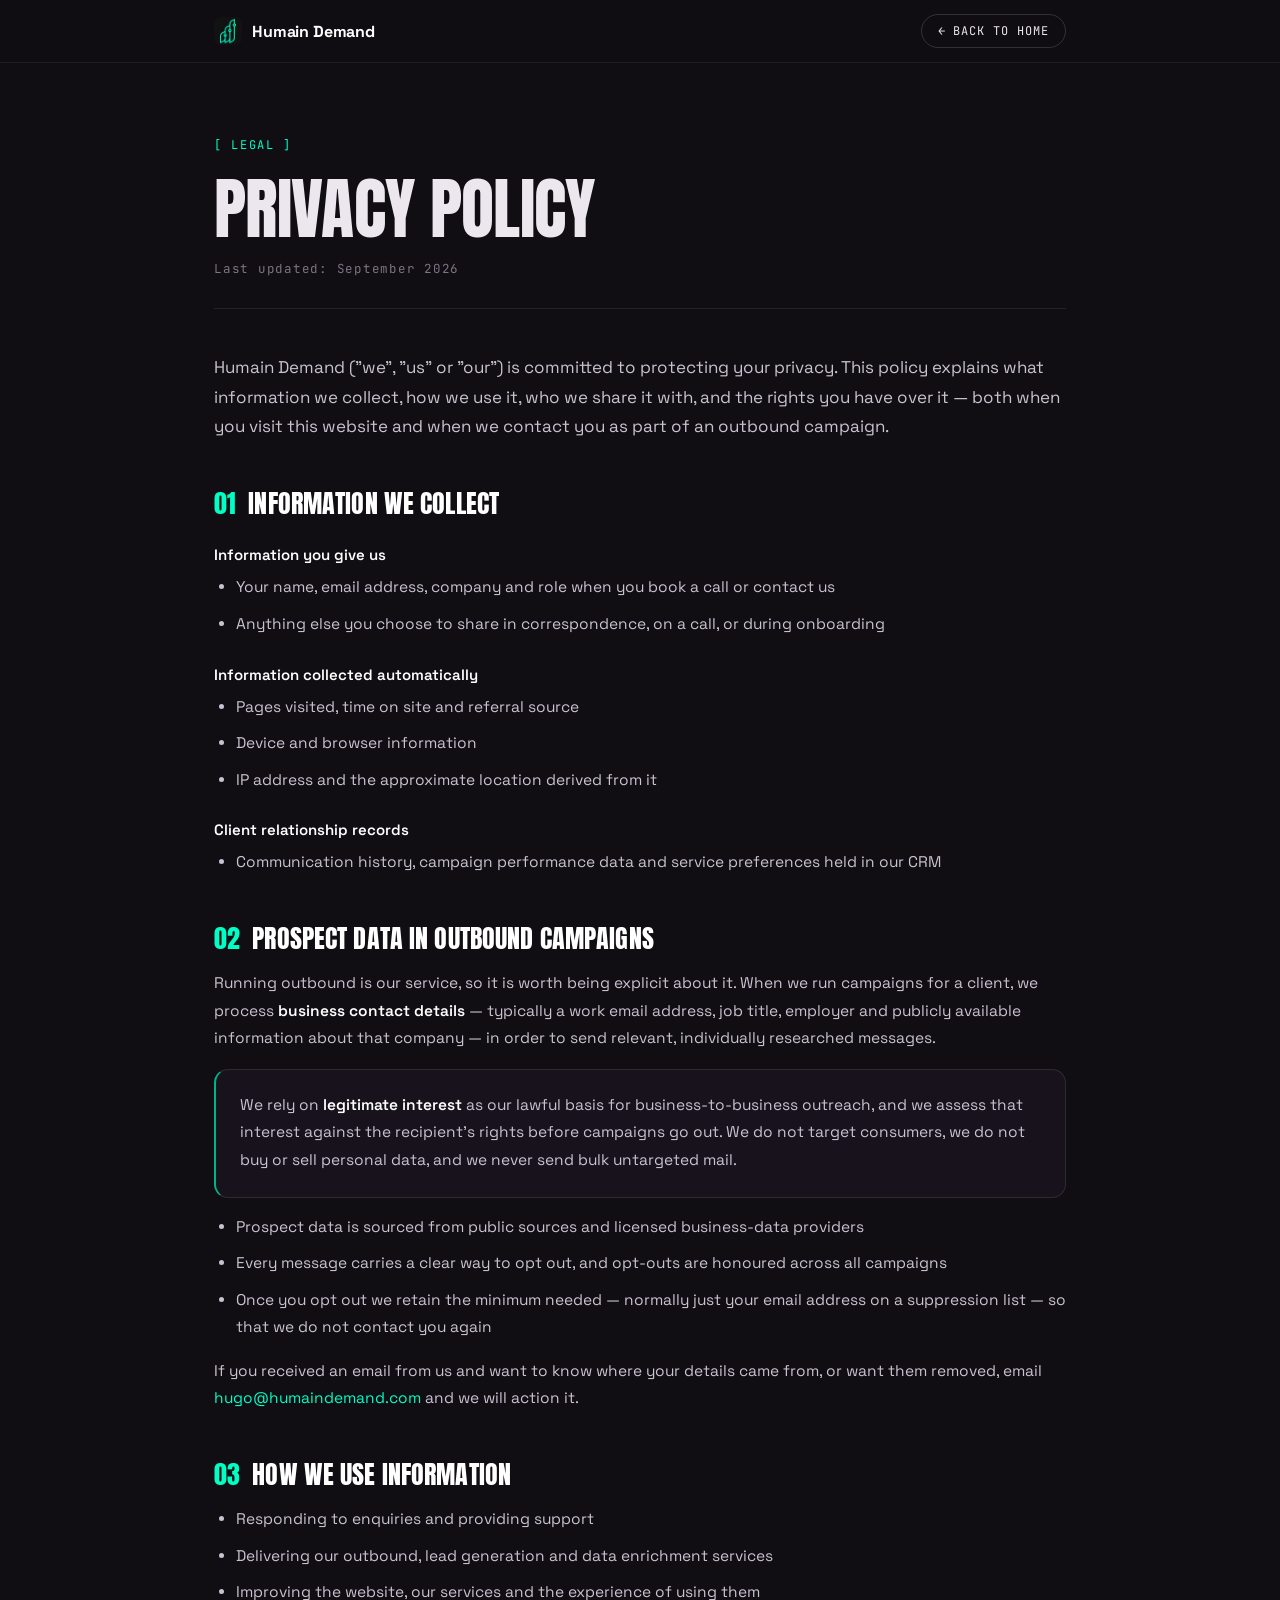
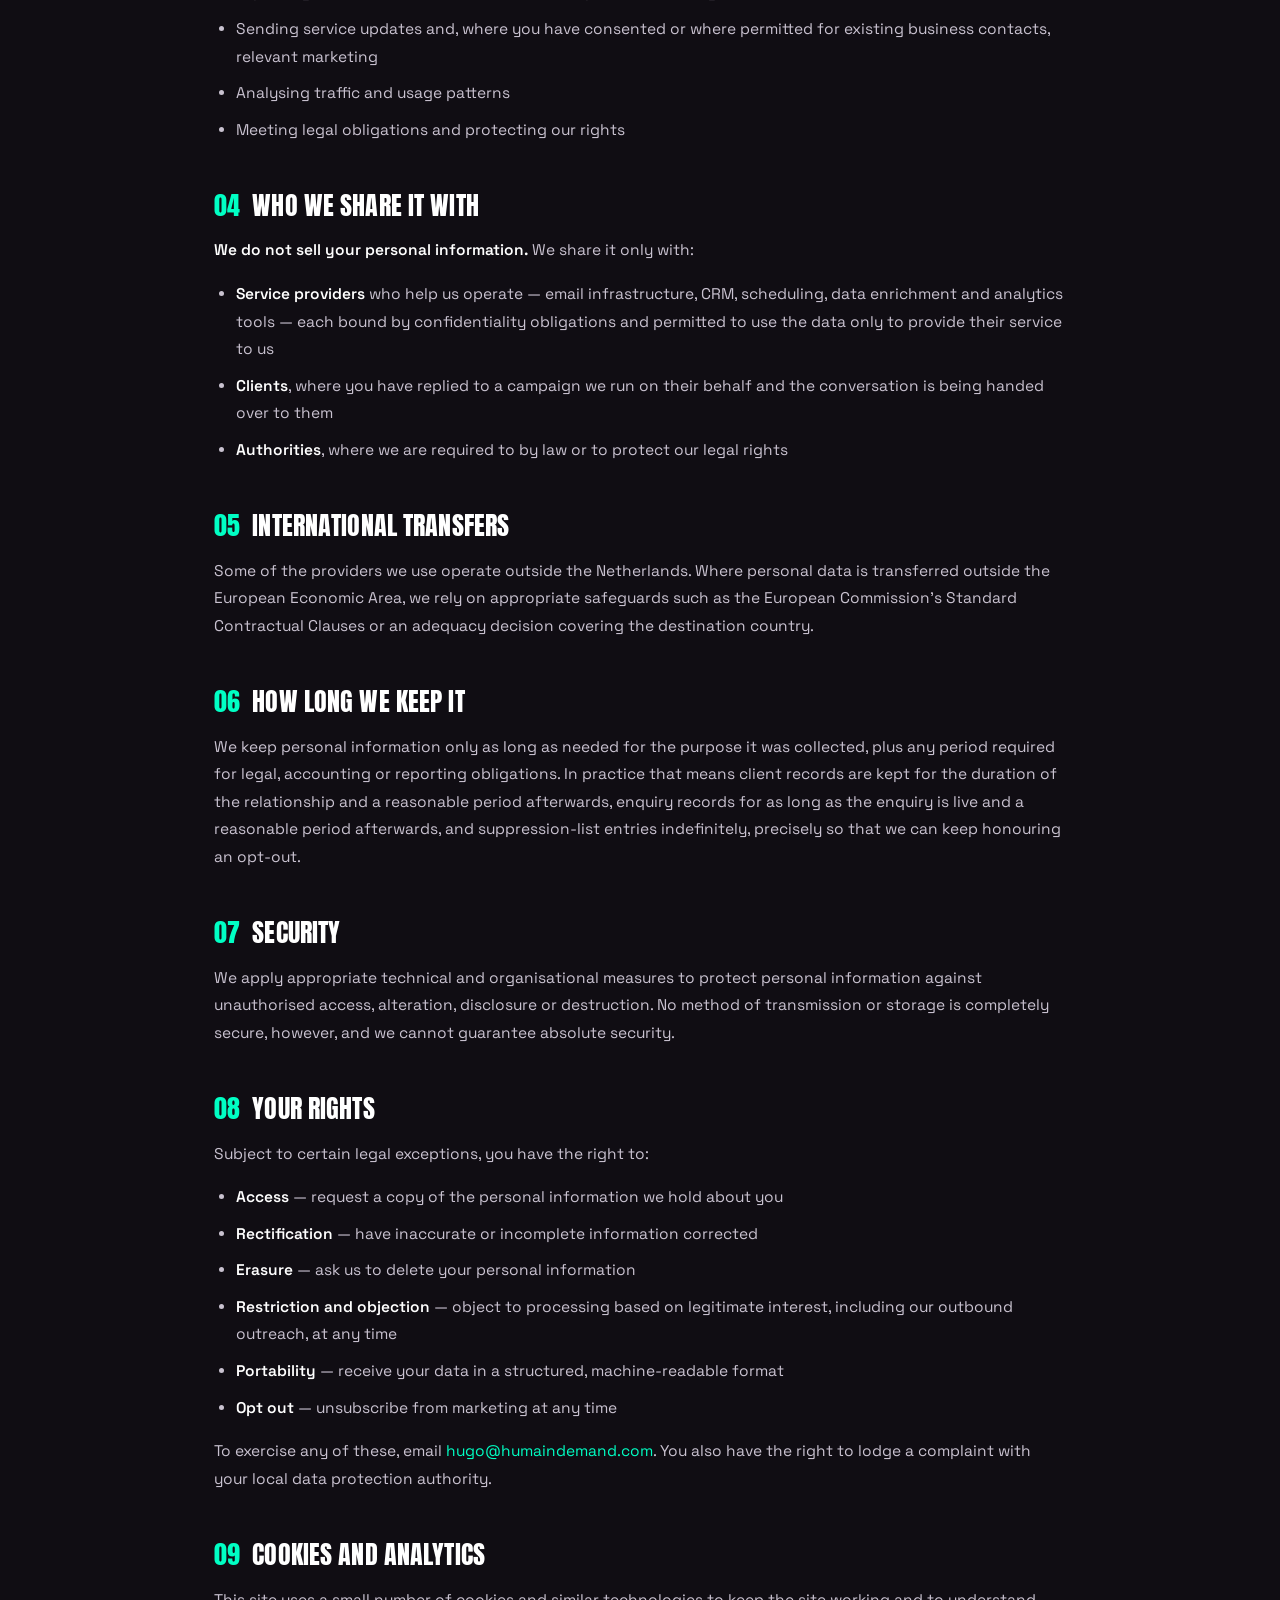
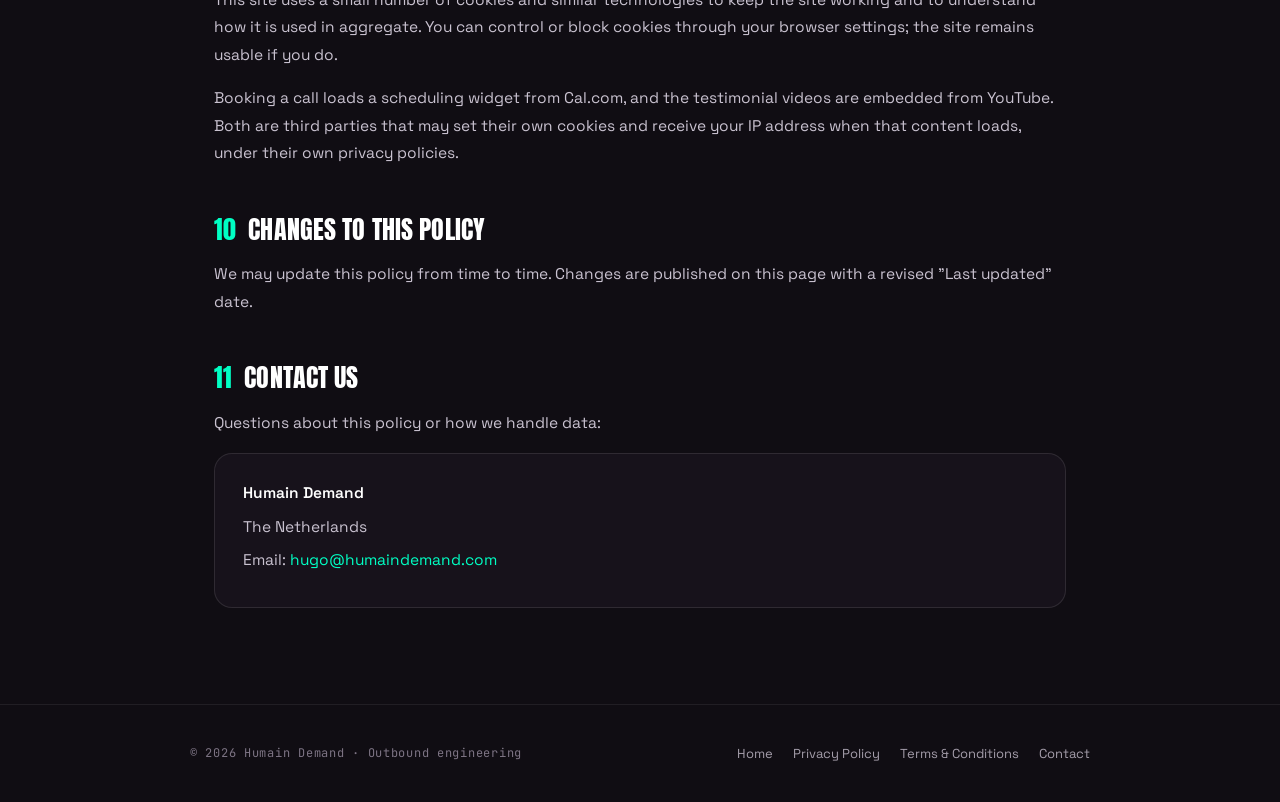
<file: privacy.html>
<!DOCTYPE html>
<html lang="en">
<head>
<meta charset="utf-8">
<meta name="viewport" content="width=device-width, initial-scale=1">
<title>Privacy Policy | Humain Demand</title>
<meta name="description" content="How Humain Demand collects, uses and protects personal information, including prospect data used in outbound campaigns.">
<meta name="robots" content="noindex, follow">
<link rel="icon" href="/logos/hd-mark.png">
<link rel="preconnect" href="https://fonts.googleapis.com">
<link href="https://fonts.googleapis.com/css2?family=Anton&family=Space+Grotesk:wght@400;500;600;700&family=Instrument+Serif:ital@1&family=JetBrains+Mono:wght@400;600&display=swap" rel="stylesheet">
<style>
html,body{margin:0;padding:0;background:#100d13;font-family:'Space Grotesk',sans-serif;color:#ece7ee}
body{overflow-x:clip}
*{box-sizing:border-box}
a{color:#00ffc4;text-decoration:none}
a:hover{color:#7dffe2}
::selection{background:#00b389;color:#000}

nav{position:sticky;top:0;z-index:70;background:rgba(16,13,19,.82);backdrop-filter:blur(14px);
  border-bottom:1px solid rgba(255,255,255,.07)}
.nav-row{max-width:900px;margin:0 auto;padding:14px 24px;display:flex;align-items:center;
  justify-content:space-between;gap:16px}
.brand{display:flex;align-items:center;gap:10px;color:#fff}
.brand img{width:28px;height:28px;border-radius:7px;object-fit:cover;display:block}
.brand span{font-weight:700;font-size:16px;letter-spacing:-.01em}
.back{font-family:'JetBrains Mono',monospace;font-size:12px;letter-spacing:.08em;
  text-transform:uppercase;border:1px solid rgba(255,255,255,.15);border-radius:999px;
  padding:8px 16px;color:#ece7ee;white-space:nowrap;transition:border-color .3s,color .3s}
.back:hover{border-color:rgba(0,255,196,.5);color:#00ffc4}

main{max-width:900px;margin:0 auto;padding:72px 24px 96px}
.kicker{font-family:'JetBrains Mono',monospace;font-size:12px;letter-spacing:.14em;
  text-transform:uppercase;color:#00ffc4;margin:0 0 18px}
h1{font-family:'Anton',sans-serif;font-weight:400;font-size:clamp(38px,7vw,68px);line-height:1.02;
  text-transform:uppercase;letter-spacing:-.01em;margin:0 0 14px}
.updated{font-family:'JetBrains Mono',monospace;font-size:12.5px;letter-spacing:.06em;
  color:#7d7484;margin:0 0 44px;padding-bottom:28px;border-bottom:1px solid rgba(255,255,255,.09)}
.lede{font-size:17px;line-height:1.75;color:#c9c2d0;margin:0 0 44px}
h2{font-family:'Anton',sans-serif;font-weight:400;font-size:clamp(20px,3vw,26px);line-height:1.2;
  text-transform:uppercase;letter-spacing:.005em;margin:46px 0 16px;color:#fff}
h2 .num{color:#00ffc4;margin-right:12px}
h3{font-size:15px;font-weight:600;color:#fff;margin:26px 0 10px}
p{font-size:15.5px;line-height:1.78;color:#c9c2d0;margin:0 0 16px}
ul{margin:0 0 16px;padding-left:22px}
li{font-size:15.5px;line-height:1.78;color:#c9c2d0;margin-bottom:9px}
li strong,p strong{color:#fff;font-weight:600}
.callout{background:#17121b;border:1px solid rgba(255,255,255,.1);border-left:2px solid #00b389;
  border-radius:14px;padding:22px 24px;margin:0 0 16px}
.callout p:last-child{margin-bottom:0}
.contact{background:#17121b;border:1px solid rgba(255,255,255,.1);border-radius:18px;
  padding:26px 28px;margin-top:14px}
.contact p{margin-bottom:6px}
.contact .name{color:#fff;font-weight:600}

footer{border-top:1px solid rgba(255,255,255,.07);padding:40px 24px}
.foot-row{max-width:900px;margin:0 auto;display:flex;align-items:center;justify-content:space-between;
  gap:18px;flex-wrap:wrap}
.foot-row .copy{font-family:'JetBrains Mono',monospace;font-size:12px;letter-spacing:.06em;color:#7d7484}
.foot-links{display:flex;gap:20px;font-size:13px;flex-wrap:wrap}
.foot-links a{color:#a49daa}
.foot-links a:hover{color:#00ffc4}

@media (max-width:640px){
  main{padding:48px 20px 72px}
  .nav-row{padding:12px 20px}
  .brand span{font-size:14px}
  .back{padding:7px 12px;font-size:11px}
  footer{padding:32px 20px}
  .foot-row{justify-content:flex-start;gap:14px}
}
</style>
</head>
<body>
<nav>
  <div class="nav-row">
    <a class="brand" href="/">
      <img src="/logos/hd-mark.png" alt="Humain Demand">
      <span>Humain Demand</span>
    </a>
    <a class="back" href="/">&larr; Back to home</a>
  </div>
</nav>
<main>
  <p class="kicker">[ Legal ]</p>
  <h1>Privacy Policy</h1>
  <p class="updated">Last updated: September 2026</p>
  <p class="lede">Humain Demand ("we", "us" or "our") is committed to
protecting your privacy. This policy explains what information we collect, how we use it, who we
share it with, and the rights you have over it — both when you visit this website and when we
contact you as part of an outbound campaign.</p>

<h2><span class="num">01</span>Information we collect</h2>
<h3>Information you give us</h3>
<ul>
  <li>Your name, email address, company and role when you book a call or contact us</li>
  <li>Anything else you choose to share in correspondence, on a call, or during onboarding</li>
</ul>
<h3>Information collected automatically</h3>
<ul>
  <li>Pages visited, time on site and referral source</li>
  <li>Device and browser information</li>
  <li>IP address and the approximate location derived from it</li>
</ul>
<h3>Client relationship records</h3>
<ul>
  <li>Communication history, campaign performance data and service preferences held in our CRM</li>
</ul>

<h2><span class="num">02</span>Prospect data in outbound campaigns</h2>
<p>Running outbound is our service, so it is worth being explicit about it. When we run campaigns
for a client, we process <strong>business contact details</strong> — typically a work email address,
job title, employer and publicly available information about that company — in order to send
relevant, individually researched messages.</p>
<div class="callout">
<p>We rely on <strong>legitimate interest</strong> as our lawful basis for business-to-business
outreach, and we assess that interest against the recipient's rights before campaigns go out. We do
not target consumers, we do not buy or sell personal data, and we never send bulk untargeted mail.</p>
</div>
<ul>
  <li>Prospect data is sourced from public sources and licensed business-data providers</li>
  <li>Every message carries a clear way to opt out, and opt-outs are honoured across all campaigns</li>
  <li>Once you opt out we retain the minimum needed — normally just your email address on a
      suppression list — so that we do not contact you again</li>
</ul>
<p>If you received an email from us and want to know where your details came from, or want them
removed, email <a href="mailto:hugo@humaindemand.com">hugo@humaindemand.com</a> and we will action it.</p>

<h2><span class="num">03</span>How we use information</h2>
<ul>
  <li>Responding to enquiries and providing support</li>
  <li>Delivering our outbound, lead generation and data enrichment services</li>
  <li>Improving the website, our services and the experience of using them</li>
  <li>Sending service updates and, where you have consented or where permitted for existing
      business contacts, relevant marketing</li>
  <li>Analysing traffic and usage patterns</li>
  <li>Meeting legal obligations and protecting our rights</li>
</ul>

<h2><span class="num">04</span>Who we share it with</h2>
<p><strong>We do not sell your personal information.</strong> We share it only with:</p>
<ul>
  <li><strong>Service providers</strong> who help us operate — email infrastructure, CRM,
      scheduling, data enrichment and analytics tools — each bound by confidentiality obligations
      and permitted to use the data only to provide their service to us</li>
  <li><strong>Clients</strong>, where you have replied to a campaign we run on their behalf and the
      conversation is being handed over to them</li>
  <li><strong>Authorities</strong>, where we are required to by law or to protect our legal rights</li>
</ul>

<h2><span class="num">05</span>International transfers</h2>
<p>Some of the providers we use operate outside the Netherlands. Where personal data is transferred
outside the European Economic Area, we rely on appropriate safeguards such as the European
Commission's Standard Contractual Clauses or an adequacy decision covering the destination country.</p>

<h2><span class="num">06</span>How long we keep it</h2>
<p>We keep personal information only as long as needed for the purpose it was collected, plus any
period required for legal, accounting or reporting obligations. In practice that means client
records are kept for the duration of the relationship and a reasonable period afterwards, enquiry
records for as long as the enquiry is live and a reasonable period afterwards, and suppression-list
entries indefinitely, precisely so that we can keep honouring an opt-out.</p>

<h2><span class="num">07</span>Security</h2>
<p>We apply appropriate technical and organisational measures to protect personal information
against unauthorised access, alteration, disclosure or destruction. No method of transmission or
storage is completely secure, however, and we cannot guarantee absolute security.</p>

<h2><span class="num">08</span>Your rights</h2>
<p>Subject to certain legal exceptions, you have the right to:</p>
<ul>
  <li><strong>Access</strong> — request a copy of the personal information we hold about you</li>
  <li><strong>Rectification</strong> — have inaccurate or incomplete information corrected</li>
  <li><strong>Erasure</strong> — ask us to delete your personal information</li>
  <li><strong>Restriction and objection</strong> — object to processing based on legitimate
      interest, including our outbound outreach, at any time</li>
  <li><strong>Portability</strong> — receive your data in a structured, machine-readable format</li>
  <li><strong>Opt out</strong> — unsubscribe from marketing at any time</li>
</ul>
<p>To exercise any of these, email <a href="mailto:hugo@humaindemand.com">hugo@humaindemand.com</a>. You also have the right to
lodge a complaint with your local data protection authority.</p>

<h2><span class="num">09</span>Cookies and analytics</h2>
<p>This site uses a small number of cookies and similar technologies to keep the site working and to
understand how it is used in aggregate. You can control or block cookies through your browser
settings; the site remains usable if you do.</p>
<p>Booking a call loads a scheduling widget from Cal.com, and the testimonial videos are embedded
from YouTube. Both are third parties that may set their own cookies and receive your IP address when
that content loads, under their own privacy policies.</p>

<h2><span class="num">10</span>Changes to this policy</h2>
<p>We may update this policy from time to time. Changes are published on this page with a revised
"Last updated" date.</p>

<h2><span class="num">11</span>Contact us</h2>
<p>Questions about this policy or how we handle data:</p>
<div class="contact">
<p class="name">Humain Demand</p>
<p>The Netherlands</p>
<p>Email: <a href="mailto:hugo@humaindemand.com">hugo@humaindemand.com</a></p>
</div>
</main>
<footer>
  <div class="foot-row">
    <span class="copy">&copy; 2026 Humain Demand &middot; Outbound engineering</span>
    <div class="foot-links">
      <a href="/">Home</a>
      <a href="/privacy">Privacy Policy</a>
      <a href="/terms">Terms &amp; Conditions</a>
      <a href="mailto:hugo@humaindemand.com">Contact</a>
    </div>
  </div>
</footer>
</body>
</html>
</file>
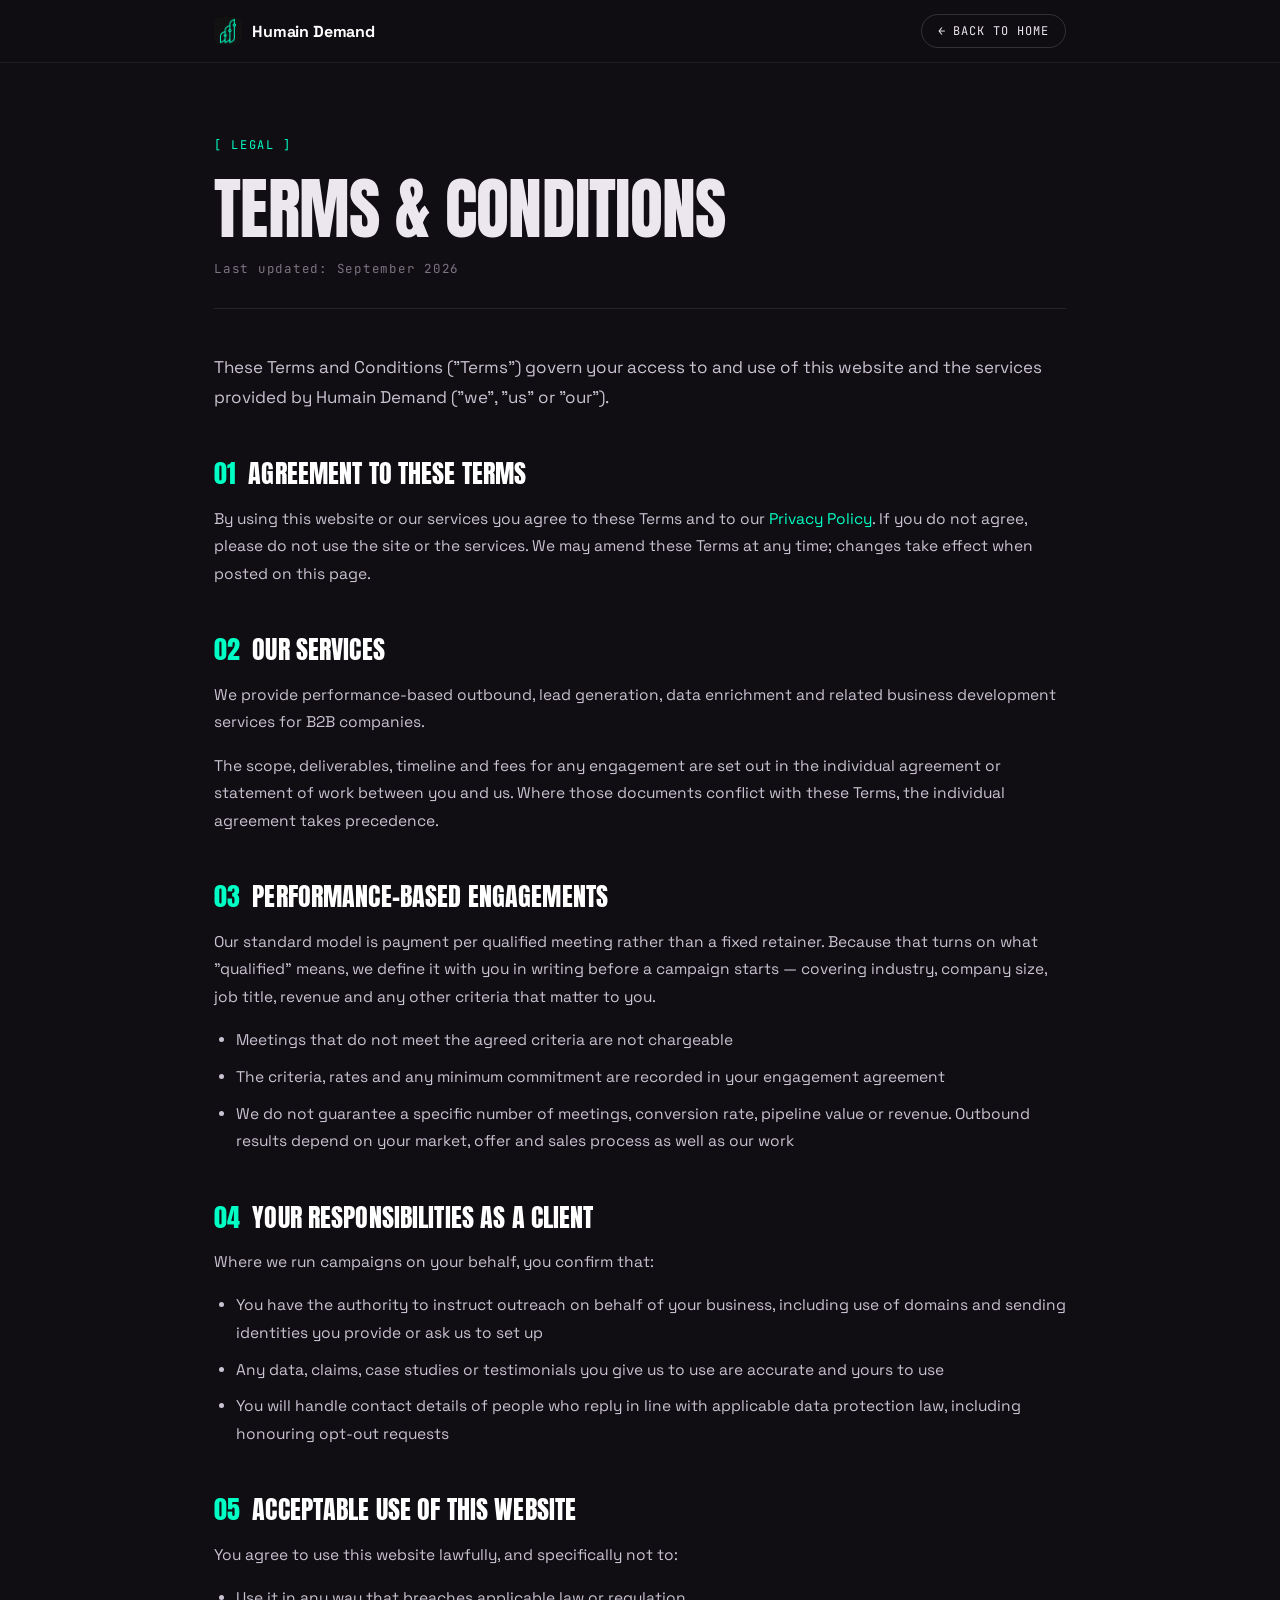
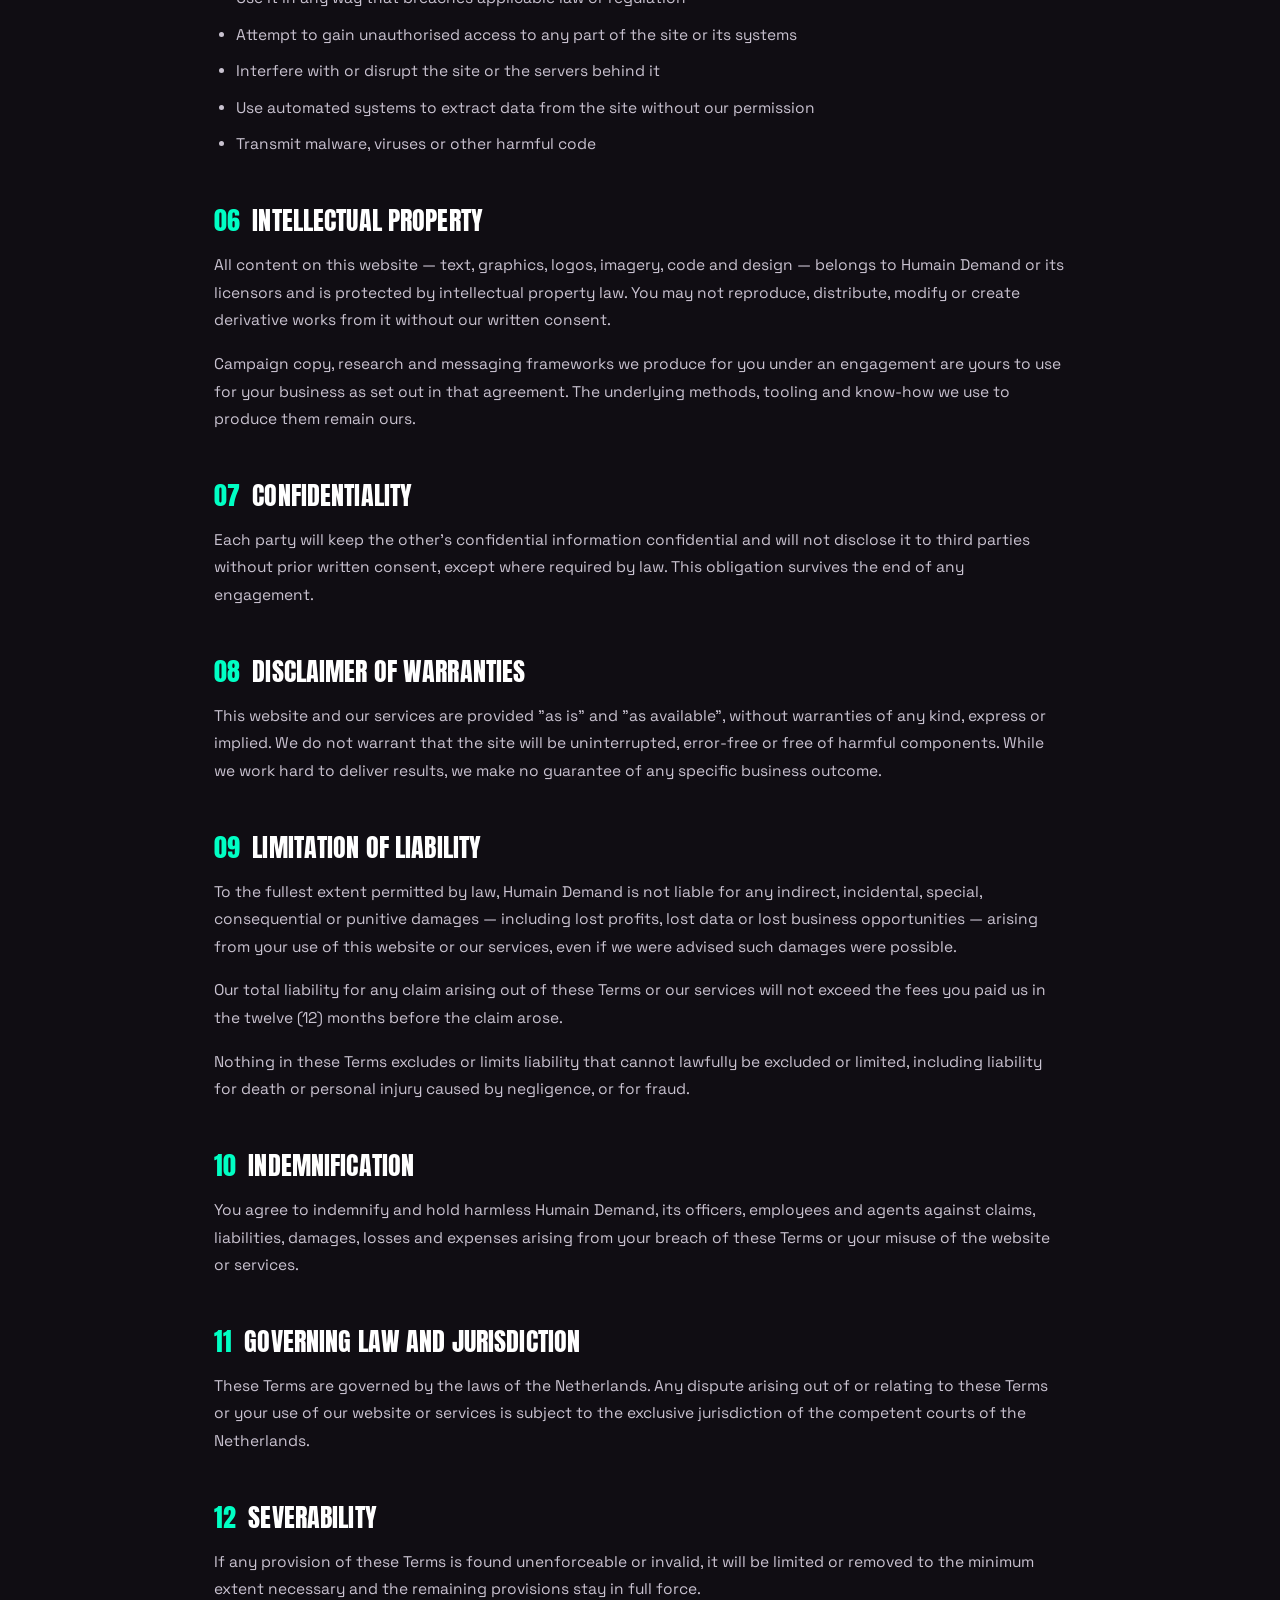
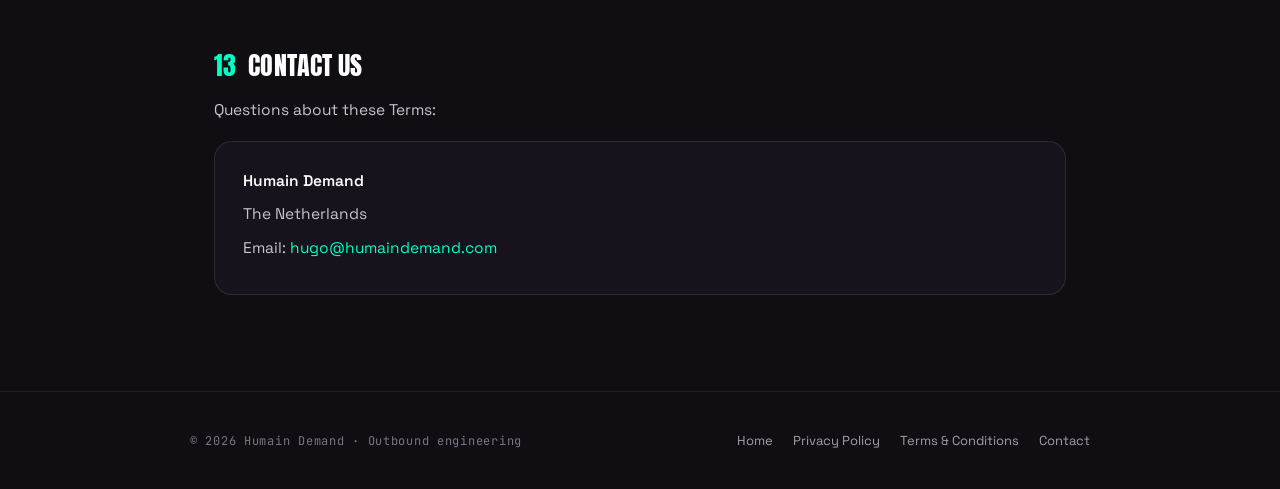
<file: terms.html>
<!DOCTYPE html>
<html lang="en">
<head>
<meta charset="utf-8">
<meta name="viewport" content="width=device-width, initial-scale=1">
<title>Terms &amp; Conditions | Humain Demand</title>
<meta name="description" content="The terms governing use of the Humain Demand website and our performance-based outbound services.">
<meta name="robots" content="noindex, follow">
<link rel="icon" href="/logos/hd-mark.png">
<link rel="preconnect" href="https://fonts.googleapis.com">
<link href="https://fonts.googleapis.com/css2?family=Anton&family=Space+Grotesk:wght@400;500;600;700&family=Instrument+Serif:ital@1&family=JetBrains+Mono:wght@400;600&display=swap" rel="stylesheet">
<style>
html,body{margin:0;padding:0;background:#100d13;font-family:'Space Grotesk',sans-serif;color:#ece7ee}
body{overflow-x:clip}
*{box-sizing:border-box}
a{color:#00ffc4;text-decoration:none}
a:hover{color:#7dffe2}
::selection{background:#00b389;color:#000}

nav{position:sticky;top:0;z-index:70;background:rgba(16,13,19,.82);backdrop-filter:blur(14px);
  border-bottom:1px solid rgba(255,255,255,.07)}
.nav-row{max-width:900px;margin:0 auto;padding:14px 24px;display:flex;align-items:center;
  justify-content:space-between;gap:16px}
.brand{display:flex;align-items:center;gap:10px;color:#fff}
.brand img{width:28px;height:28px;border-radius:7px;object-fit:cover;display:block}
.brand span{font-weight:700;font-size:16px;letter-spacing:-.01em}
.back{font-family:'JetBrains Mono',monospace;font-size:12px;letter-spacing:.08em;
  text-transform:uppercase;border:1px solid rgba(255,255,255,.15);border-radius:999px;
  padding:8px 16px;color:#ece7ee;white-space:nowrap;transition:border-color .3s,color .3s}
.back:hover{border-color:rgba(0,255,196,.5);color:#00ffc4}

main{max-width:900px;margin:0 auto;padding:72px 24px 96px}
.kicker{font-family:'JetBrains Mono',monospace;font-size:12px;letter-spacing:.14em;
  text-transform:uppercase;color:#00ffc4;margin:0 0 18px}
h1{font-family:'Anton',sans-serif;font-weight:400;font-size:clamp(38px,7vw,68px);line-height:1.02;
  text-transform:uppercase;letter-spacing:-.01em;margin:0 0 14px}
.updated{font-family:'JetBrains Mono',monospace;font-size:12.5px;letter-spacing:.06em;
  color:#7d7484;margin:0 0 44px;padding-bottom:28px;border-bottom:1px solid rgba(255,255,255,.09)}
.lede{font-size:17px;line-height:1.75;color:#c9c2d0;margin:0 0 44px}
h2{font-family:'Anton',sans-serif;font-weight:400;font-size:clamp(20px,3vw,26px);line-height:1.2;
  text-transform:uppercase;letter-spacing:.005em;margin:46px 0 16px;color:#fff}
h2 .num{color:#00ffc4;margin-right:12px}
h3{font-size:15px;font-weight:600;color:#fff;margin:26px 0 10px}
p{font-size:15.5px;line-height:1.78;color:#c9c2d0;margin:0 0 16px}
ul{margin:0 0 16px;padding-left:22px}
li{font-size:15.5px;line-height:1.78;color:#c9c2d0;margin-bottom:9px}
li strong,p strong{color:#fff;font-weight:600}
.callout{background:#17121b;border:1px solid rgba(255,255,255,.1);border-left:2px solid #00b389;
  border-radius:14px;padding:22px 24px;margin:0 0 16px}
.callout p:last-child{margin-bottom:0}
.contact{background:#17121b;border:1px solid rgba(255,255,255,.1);border-radius:18px;
  padding:26px 28px;margin-top:14px}
.contact p{margin-bottom:6px}
.contact .name{color:#fff;font-weight:600}

footer{border-top:1px solid rgba(255,255,255,.07);padding:40px 24px}
.foot-row{max-width:900px;margin:0 auto;display:flex;align-items:center;justify-content:space-between;
  gap:18px;flex-wrap:wrap}
.foot-row .copy{font-family:'JetBrains Mono',monospace;font-size:12px;letter-spacing:.06em;color:#7d7484}
.foot-links{display:flex;gap:20px;font-size:13px;flex-wrap:wrap}
.foot-links a{color:#a49daa}
.foot-links a:hover{color:#00ffc4}

@media (max-width:640px){
  main{padding:48px 20px 72px}
  .nav-row{padding:12px 20px}
  .brand span{font-size:14px}
  .back{padding:7px 12px;font-size:11px}
  footer{padding:32px 20px}
  .foot-row{justify-content:flex-start;gap:14px}
}
</style>
</head>
<body>
<nav>
  <div class="nav-row">
    <a class="brand" href="/">
      <img src="/logos/hd-mark.png" alt="Humain Demand">
      <span>Humain Demand</span>
    </a>
    <a class="back" href="/">&larr; Back to home</a>
  </div>
</nav>
<main>
  <p class="kicker">[ Legal ]</p>
  <h1>Terms &amp; Conditions</h1>
  <p class="updated">Last updated: September 2026</p>
  <p class="lede">These Terms and Conditions ("Terms") govern your access to and use
of this website and the services provided by Humain Demand ("we", "us" or "our").</p>

<h2><span class="num">01</span>Agreement to these terms</h2>
<p>By using this website or our services you agree to these Terms and to our
<a href="/privacy">Privacy Policy</a>. If you do not agree, please do not use the site or the
services. We may amend these Terms at any time; changes take effect when posted on this page.</p>

<h2><span class="num">02</span>Our services</h2>
<p>We provide performance-based outbound, lead generation, data enrichment and related business
development services for B2B companies.</p>
<p>The scope, deliverables, timeline and fees for any engagement are set out in the individual
agreement or statement of work between you and us. Where those documents conflict with these Terms,
the individual agreement takes precedence.</p>

<h2><span class="num">03</span>Performance-based engagements</h2>
<p>Our standard model is payment per qualified meeting rather than a fixed retainer. Because that
turns on what "qualified" means, we define it with you in writing before a campaign starts —
covering industry, company size, job title, revenue and any other criteria that matter to you.</p>
<ul>
  <li>Meetings that do not meet the agreed criteria are not chargeable</li>
  <li>The criteria, rates and any minimum commitment are recorded in your engagement agreement</li>
  <li>We do not guarantee a specific number of meetings, conversion rate, pipeline value or revenue.
      Outbound results depend on your market, offer and sales process as well as our work</li>
</ul>

<h2><span class="num">04</span>Your responsibilities as a client</h2>
<p>Where we run campaigns on your behalf, you confirm that:</p>
<ul>
  <li>You have the authority to instruct outreach on behalf of your business, including use of
      domains and sending identities you provide or ask us to set up</li>
  <li>Any data, claims, case studies or testimonials you give us to use are accurate and yours
      to use</li>
  <li>You will handle contact details of people who reply in line with applicable data protection
      law, including honouring opt-out requests</li>
</ul>

<h2><span class="num">05</span>Acceptable use of this website</h2>
<p>You agree to use this website lawfully, and specifically not to:</p>
<ul>
  <li>Use it in any way that breaches applicable law or regulation</li>
  <li>Attempt to gain unauthorised access to any part of the site or its systems</li>
  <li>Interfere with or disrupt the site or the servers behind it</li>
  <li>Use automated systems to extract data from the site without our permission</li>
  <li>Transmit malware, viruses or other harmful code</li>
</ul>

<h2><span class="num">06</span>Intellectual property</h2>
<p>All content on this website — text, graphics, logos, imagery, code and design — belongs to
Humain Demand or its licensors and is protected by intellectual property law. You may not reproduce,
distribute, modify or create derivative works from it without our written consent.</p>
<p>Campaign copy, research and messaging frameworks we produce for you under an engagement are
yours to use for your business as set out in that agreement. The underlying methods, tooling and
know-how we use to produce them remain ours.</p>

<h2><span class="num">07</span>Confidentiality</h2>
<p>Each party will keep the other's confidential information confidential and will not disclose it
to third parties without prior written consent, except where required by law. This obligation
survives the end of any engagement.</p>

<h2><span class="num">08</span>Disclaimer of warranties</h2>
<p>This website and our services are provided "as is" and "as available", without warranties of any
kind, express or implied. We do not warrant that the site will be uninterrupted, error-free or free
of harmful components. While we work hard to deliver results, we make no guarantee of any specific
business outcome.</p>

<h2><span class="num">09</span>Limitation of liability</h2>
<p>To the fullest extent permitted by law, Humain Demand is not liable for any indirect, incidental,
special, consequential or punitive damages — including lost profits, lost data or lost business
opportunities — arising from your use of this website or our services, even if we were advised such
damages were possible.</p>
<p>Our total liability for any claim arising out of these Terms or our services will not exceed the
fees you paid us in the twelve (12) months before the claim arose.</p>
<p>Nothing in these Terms excludes or limits liability that cannot lawfully be excluded or limited,
including liability for death or personal injury caused by negligence, or for fraud.</p>

<h2><span class="num">10</span>Indemnification</h2>
<p>You agree to indemnify and hold harmless Humain Demand, its officers, employees and agents against
claims, liabilities, damages, losses and expenses arising from your breach of these Terms or your
misuse of the website or services.</p>

<h2><span class="num">11</span>Governing law and jurisdiction</h2>
<p>These Terms are governed by the laws of the Netherlands. Any dispute arising out of or relating to these Terms or your
use of our website or services is subject to the exclusive jurisdiction of the competent courts of the Netherlands.</p>

<h2><span class="num">12</span>Severability</h2>
<p>If any provision of these Terms is found unenforceable or invalid, it will be limited or removed
to the minimum extent necessary and the remaining provisions stay in full force.</p>

<h2><span class="num">13</span>Contact us</h2>
<p>Questions about these Terms:</p>
<div class="contact">
<p class="name">Humain Demand</p>
<p>The Netherlands</p>
<p>Email: <a href="mailto:hugo@humaindemand.com">hugo@humaindemand.com</a></p>
</div>
</main>
<footer>
  <div class="foot-row">
    <span class="copy">&copy; 2026 Humain Demand &middot; Outbound engineering</span>
    <div class="foot-links">
      <a href="/">Home</a>
      <a href="/privacy">Privacy Policy</a>
      <a href="/terms">Terms &amp; Conditions</a>
      <a href="mailto:hugo@humaindemand.com">Contact</a>
    </div>
  </div>
</footer>
</body>
</html>
</file>
